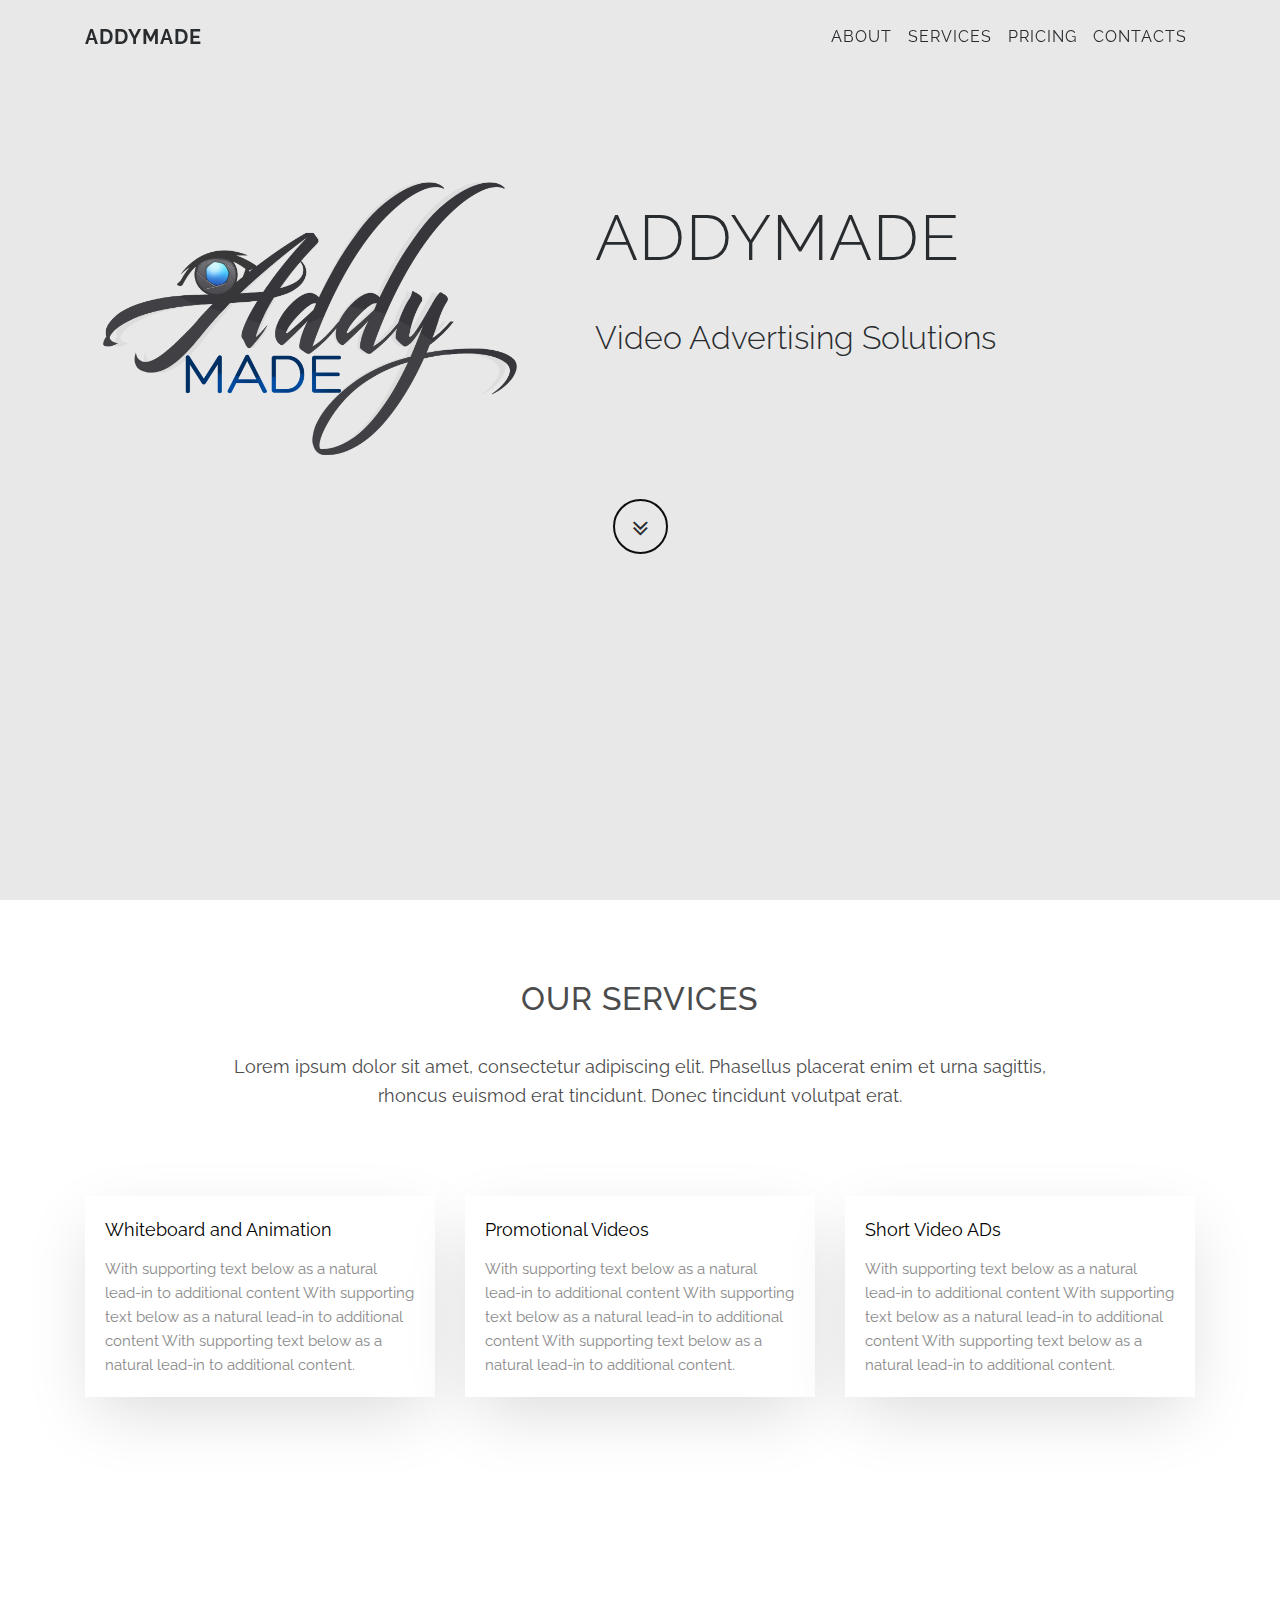
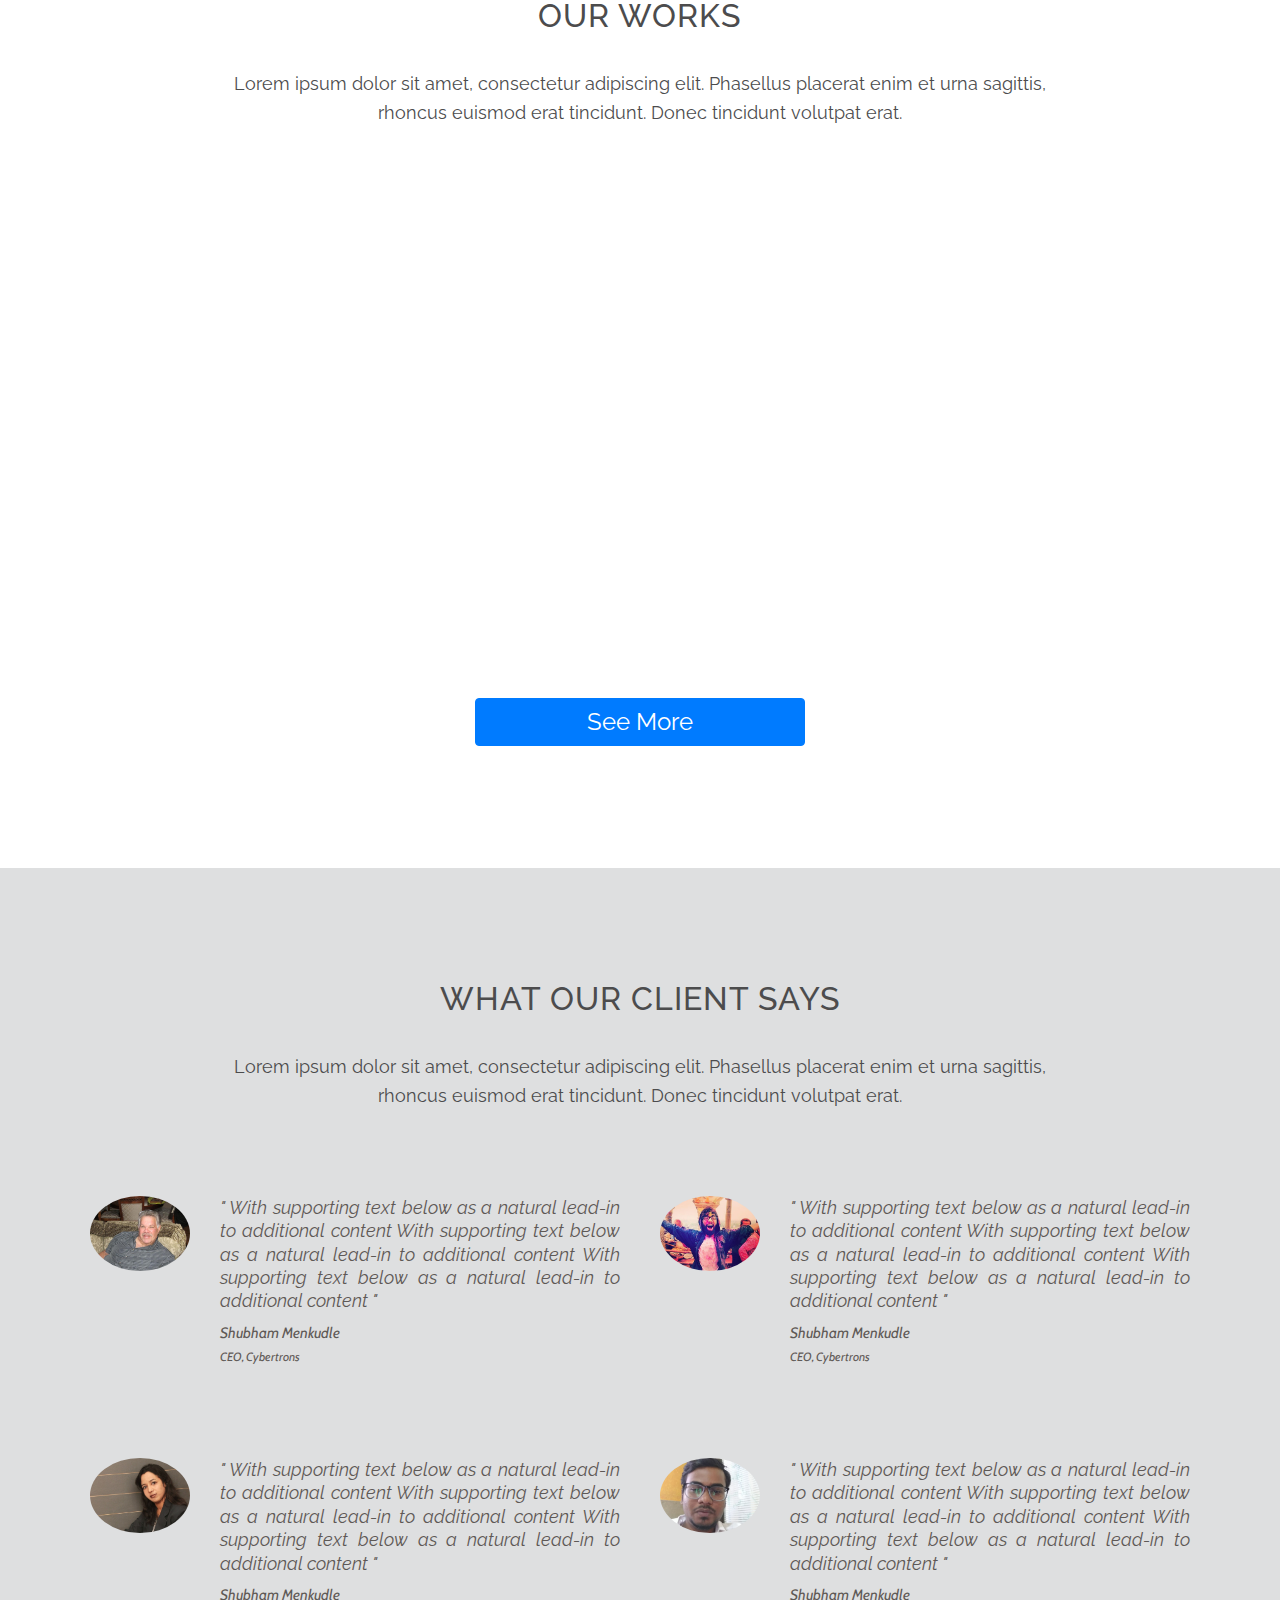
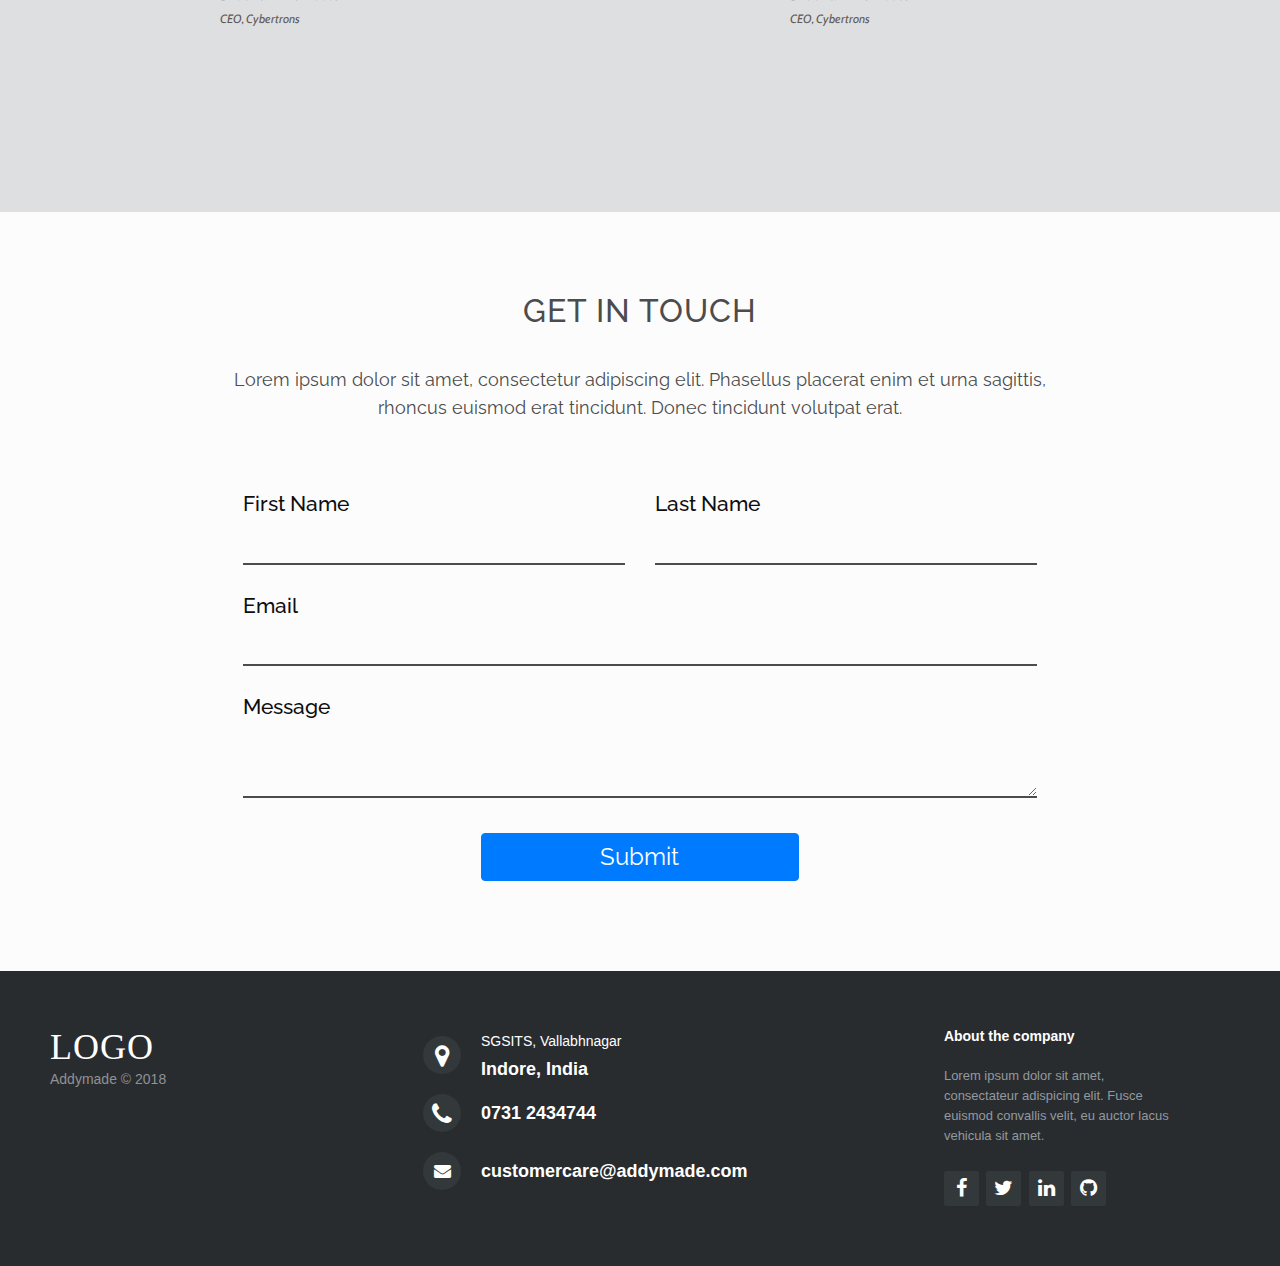
<file: Addymade/index.html>
<!DOCTYPE html>
<html lang="en">

  <head>

    <meta charset="utf-8">
    <meta name="viewport" content="width=device-width, initial-scale=1, shrink-to-fit=no">
    <meta name="description" content="">
    <meta name="author" content="SM">

    <title>ADDYMADE</title>

    <link href="vendor/bootstrap/css/bootstrap.min.css" rel="stylesheet">

    <link href="vendor/font-awesome/css/font-awesome.min.css" rel="stylesheet" type="text/css">
	  <link href="https://fonts.googleapis.com/css?family=Raleway:100,300,400,700" rel="stylesheet">
    <link href='https://fonts.googleapis.com/css?family=Cabin:700' rel='stylesheet' type='text/css'>
    <link href="css/style.css" rel="stylesheet">

  </head>

  <body id="page-top">

    <!-- Navigation -->
    <nav class="navbar navbar-expand-lg navbar-light fixed-top" id="mainNav">
      <div class="container">
        <a class="navbar-brand js-scroll-trigger" href="#page-top">ADDYMADE</a>
        <button class="navbar-toggler navbar-toggler-right" type="button" data-toggle="collapse" data-target="#navbarResponsive" aria-controls="navbarResponsive" aria-expanded="false" aria-label="Toggle navigation">
          <i class="fa fa-bars"></i>
        </button>
        <div class="collapse navbar-collapse" id="navbarResponsive">
          <ul class="navbar-nav ml-auto">
            <li class="nav-item">
              <a class="nav-link js-scroll-trigger" href="#about">About</a>
            </li>
            <li class="nav-item">
              <a class="nav-link js-scroll-trigger" href="#services">Services</a>
            </li>
            <li class="nav-item">
              <a class="nav-link js-scroll-trigger" href="#contact">Pricing</a>
            </li>
            <li class="nav-item">
              <a class="nav-link js-scroll-trigger" href="#contact">Contacts</a>
            </li>
          </ul>
        </div>
      </div>
    </nav>

    <!-- Intro Header -->
    <header class="masthead">
        <div class="container">
          <div class="row AM-Mast">
            <div class="col-sm-5 text-center header-img">
              <img class="img-responsive mast-logo" src="img/addymade_logo_2.png" alt="Addymade_Logo">
            </div>
            <div class="col-sm-7 mast-text">
              <h1>ADDYMADE</h1>
              <p>Video Advertising Solutions</p>
            </div>
          </div>

          <div class="col-lg-8 mx-auto">
              <a href="#AM-services" class="btn btn-circle js-scroll-trigger">
                  <i class="fa fa-angle-double-down animated"></i>
                </a>
          </div>
          
          
          <!-- <div class="row">
            <div class="col-lg-8 mx-auto">
              <h1 class="brand-heading">ADDYMADE</h1>
              <p class="intro-text">Videa Advertisement Solutions
                <br>WE ARE EXPERTS</p>
                <a href="#AM-services" class="btn btn-circle js-scroll-trigger">
                    <i class="fa fa-angle-double-down animated"></i>
                  </a>
            </div>
          </div> -->
        </div>
    </header>

    <div class="AM-services AM-section" id="AM-services">
        <div class="AM-heading">
          <div class="row">
            <div class="offset-md-2 col-md-8">
              <h2>Our Services</h2>
              <p>Lorem ipsum dolor sit amet, consectetur adipiscing elit. Phasellus placerat enim et urna sagittis, rhoncus euismod erat tincidunt. Donec tincidunt volutpat erat.</p>
            </div>
          </div>
        </div>
        <div class="container">
          <div class="row service-cards">
              <div class="col-sm-4">
                  <div class="card s-card">
                    <div class="card-body">
                      <p class="card-title">Whiteboard and Animation</p>
                      <p class="card-text">With supporting text below as a natural lead-in to additional content With supporting text below as a natural lead-in to additional content With supporting text below as a natural lead-in to additional content.</p>
                    </div>
                  </div>
                </div>
              <div class="col-sm-4">
                <div class="card s-card">
                  <div class="card-body">
                    <p class="card-title">Promotional Videos</p>
                    <p class="card-text">With supporting text below as a natural lead-in to additional content With supporting text below as a natural lead-in to additional content With supporting text below as a natural lead-in to additional content.</p>
                  </div>
                </div>
              </div>
              <div class="col-sm-4">
                <div class="card s-card">
                  <div class="card-body">
                    <p class="card-title">Short Video ADs</p>
                    <p class="card-text">With supporting text below as a natural lead-in to additional content With supporting text below as a natural lead-in to additional content With supporting text below as a natural lead-in to additional content.</p>
                  </div>
                </div>
              </div>
            </div>
        </div>
    </div>    
    <!-- END .AM-services -->


    <div class="AM-services AM-section">
        <div class="AM-heading">
          <div class="row">
            <div class="offset-md-2 col-md-8">
              <h2>Our Works</h2>
              <p>Lorem ipsum dolor sit amet, consectetur adipiscing elit. Phasellus placerat enim et urna sagittis, rhoncus euismod erat tincidunt. Donec tincidunt volutpat erat.</p>
            </div>
          </div>
        </div>
        <div class="offset-md-2 col-md-8">
          <div class="embed-responsive embed-responsive-16by9">
              <iframe class="embed-responsive-item" src="https://www.youtube.com/embed/z9Ul9ccDOqE"></iframe>
          </div>
          <div class="col-md-12 text-center see-more">
            <button type='submit' class="btn btn-primary text-center btn-submit ">See More</button>
        </div>
        </div>
    </div>
    
    
    <div class="AM-testimonial AM-section">
        <div class="AM-heading">
          <div class="row">
            <div class="offset-md-2 col-md-8">
              <h2>What our Client Says</h2>
              <p>Lorem ipsum dolor sit amet, consectetur adipiscing elit. Phasellus placerat enim et urna sagittis, rhoncus euismod erat tincidunt. Donec tincidunt volutpat erat.</p>
            </div>
          </div>
        </div>
        <div class="container">
          <div class="row">
              <div class="col-sm-6">
                  <div class="card">
                    <div class="card-body">
                      <div class="testimony img-left">
                        <div class="testimony-img"><img src="img/testimonials/steve2.jpg" alt="Shubham Menkudle"></div>
                        <div class="testimony-text-wrapper">
                          <p class="card-text testimony-text">" With supporting text below as a natural lead-in to additional content With supporting text below as a natural lead-in to additional content With supporting text below as a natural lead-in to additional content "</p>
                          <p class="card-title testimony-name">Shubham Menkudle</p>
                          <p class="card-title testimony-info">CEO, Cybertrons</p>
                        </div>
                      </div>
                    </div>
                  </div>
                </div>
                <div class="col-sm-6">
                    <div class="card">
                      <div class="card-body">
                        <div class="testimony img-left">
                          <div class="testimony-img"><img src="img/testimonials/amal2.jpg" alt="Shubham Menkudle"></div>
                          <div class="testimony-text-wrapper">
                            <p class="card-text testimony-text">" With supporting text below as a natural lead-in to additional content With supporting text below as a natural lead-in to additional content With supporting text below as a natural lead-in to additional content "</p>
                            <p class="card-title testimony-name">Shubham Menkudle</p>
                            <p class="card-title testimony-info">CEO, Cybertrons</p>
                          </div>
                        </div>
                      </div>
                    </div>
                  </div>
            </div>
            <div class="row">
                <div class="col-sm-6">
                    <div class="card">
                      <div class="card-body">
                        <div class="testimony img-left">
                          <div class="testimony-img"><img src="img/testimonials/surbhi2.jpg" alt="Shubham Menkudle"></div>
                          <div class="testimony-text-wrapper">
                            <p class="card-text testimony-text">" With supporting text below as a natural lead-in to additional content With supporting text below as a natural lead-in to additional content With supporting text below as a natural lead-in to additional content "</p>
                            <p class="card-title testimony-name">Shubham Menkudle</p>
                            <p class="card-title testimony-info">CEO, Cybertrons</p>
                          </div>
                        </div>
                      </div>
                    </div>
                  </div>
                  <div class="col-sm-6">
                      <div class="card">
                        <div class="card-body">
                          <div class="testimony img-left">
                            <div class="testimony-img"><img src="img/testimonials/sanjay.jpeg" alt="Shubham Menkudle"></div>
                            <div class="testimony-text-wrapper">
                              <p class="card-text testimony-text">" With supporting text below as a natural lead-in to additional content With supporting text below as a natural lead-in to additional content With supporting text below as a natural lead-in to additional content "</p>
                              <p class="card-title testimony-name">Shubham Menkudle</p>
                              <p class="card-title testimony-info">CEO, Cybertrons</p>
                            </div>
                          </div>
                        </div>
                      </div>
                    </div>
            </div>
        </div>
    </div>


    <div class="AM-Contact AM-section">
      <div class="AM-heading">
        <div class="row">
          <div class="offset-md-2 col-md-8">
            <h2>Get In Touch</h2>
            <p>Lorem ipsum dolor sit amet, consectetur adipiscing elit. Phasellus placerat enim et urna sagittis, rhoncus euismod erat tincidunt. Donec tincidunt volutpat erat.</p>
          </div>
        </div>
      </div>
      <div class="offset-md-2 col-md-8">
        <div class="contact-form">
            <form id='application'>
                <div class="row">
                  <div class="col-md-6">
                      <label>First Name</label>
                      <input class="form-input" type="text" name='fname' required>
                  </div>
                  <div class="col-md-6">
                      <label>Last Name</label>
                      <input class="form-input" type="text" name="lname" required>
                  </div>
                </div>
                <div class="col-md-12 ">
                    <label>Email</label>
                    <input class="form-input" type="email" name="email" required>
                </div>
                <div class="col-md-12 ">
                    <label>Message</label>
                    <textarea class="form-input " rows="2 " name="Message" required></textarea>
                </div>
                <div class="col-md-12 text-center ">
                    <button type='submit' class="btn btn-primary text-center btn-submit ">Submit</button>
                </div>
            </form>

        </div>
    </div>  
  </div>
  <footer class="AM-footer">

    <div class="footer-left">
      <h3>logo</h3>
      <p class="footer-company-name">Addymade &copy; 2018</p>
    </div>

    <div class="footer-center">

      <div>
        <i class="fa fa-map-marker"></i>
        <p><span>SGSITS, Vallabhnagar</span> Indore, India</p>
      </div>

      <div>
        <i class="fa fa-phone"></i>
        <p>0731 2434744</p>
      </div>

      <div>
        <i class="fa fa-envelope"></i>
        <p><a href="mailto:support@company.com">customercare@addymade.com</a></p>
      </div>

    </div>

    <div class="footer-right">

      <p class="footer-company-about">
        <span>About the company</span>
        Lorem ipsum dolor sit amet, consectateur adispicing elit. Fusce euismod convallis velit, eu auctor lacus vehicula sit amet.
      </p>

      <div class="footer-icons">

        <a href="#"><i class="fa fa-facebook"></i></a>
        <a href="#"><i class="fa fa-twitter"></i></a>
        <a href="#"><i class="fa fa-linkedin"></i></a>
        <a href="#"><i class="fa fa-github"></i></a>

      </div>

    </div>

  </footer>

    <script src="vendor/jquery/jquery.min.js"></script>
    <script src="vendor/bootstrap/js/bootstrap.bundle.min.js"></script>
    <script src="vendor/jquery-easing/jquery.easing.min.js"></script>
    <script src="js/custom.min.js"></script>

  </body>

</html>
</file>
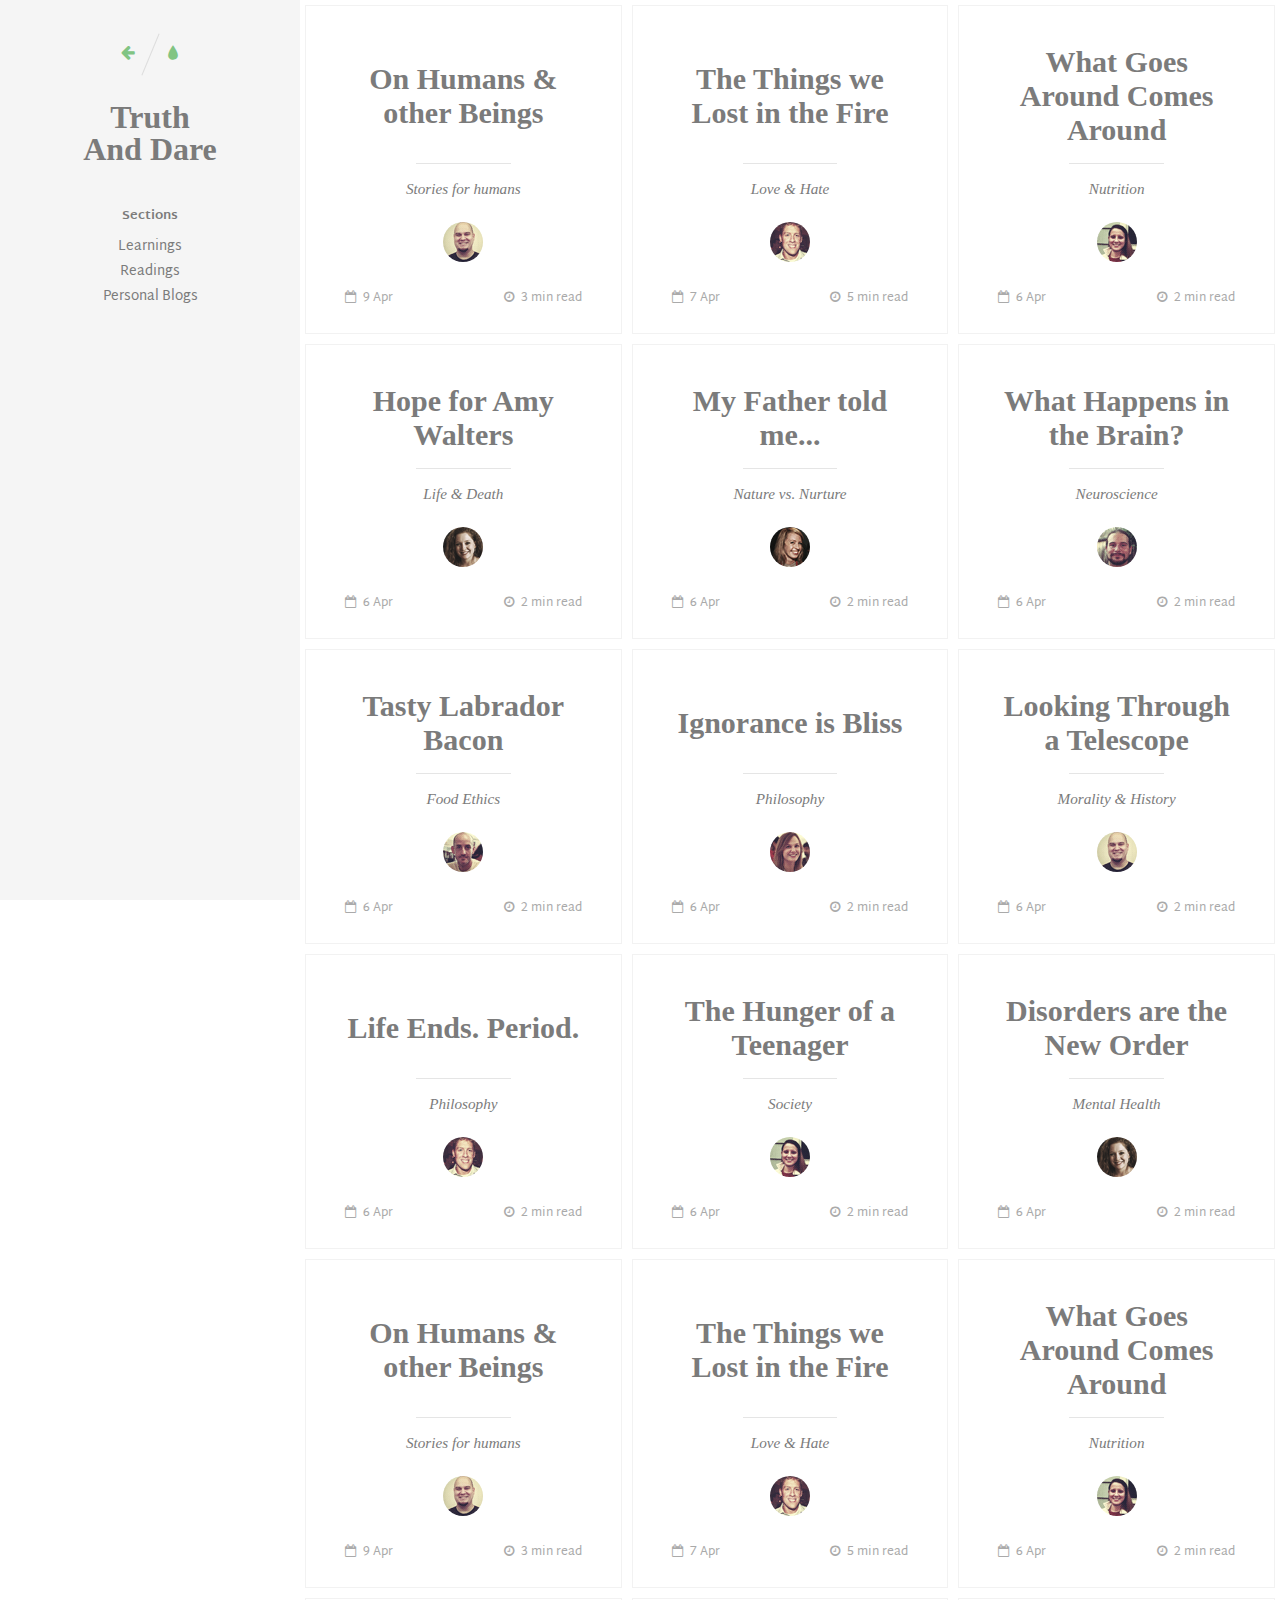
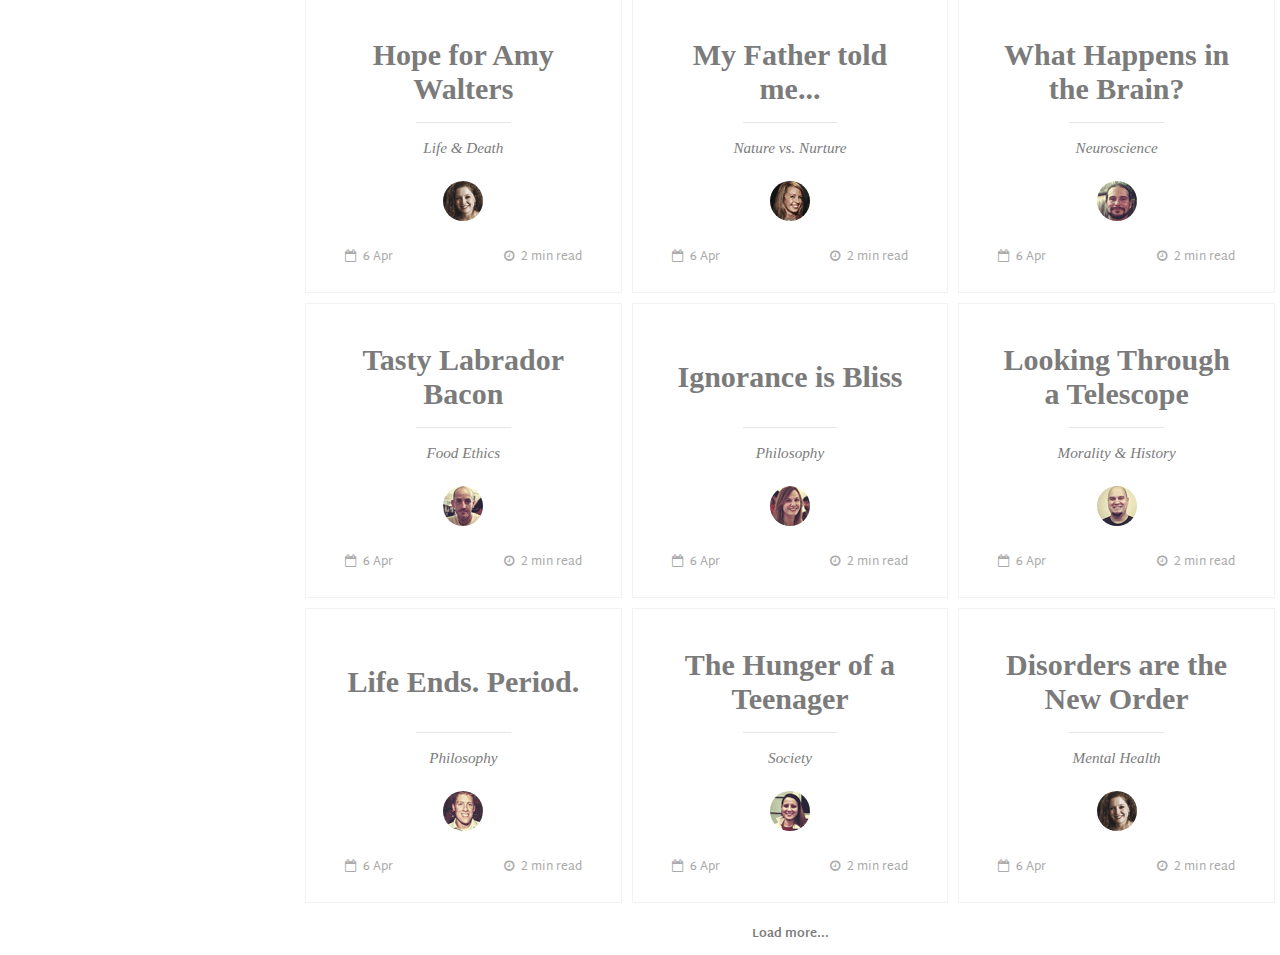
<file: blog/index.html>
<!DOCTYPE html>
<html lang="en" class="no-js">
	<head>
		<meta charset="UTF-8" />
		<meta http-equiv="X-UA-Compatible" content="IE=edge">
		<meta name="viewport" content="width=device-width, initial-scale=1">
		<title>Grid Item Animation Layout - Demo 1</title>
		<meta name="description" content="A responsive, magazine-like website layout with a grid item animation effect when opening the content" />
		<meta name="keywords" content="grid, layout, effect, animated, responsive, magazine, template, web design" />
		<meta name="author" content="Codrops" />
		<link rel="shortcut icon" href="../favicon.ico">
		<link rel="stylesheet" type="text/css" href="css/normalize.css" />
		<link rel="stylesheet" type="text/css" href="fonts/font-awesome-4.3.0/css/font-awesome.min.css" />
		<link rel="stylesheet" type="text/css" href="css/style1.css" />
		<script src="js/modernizr.custom.js"></script>
	</head>
	<body>
		<div class="container">
			<button id="menu-toggle" class="menu-toggle"><span>Menu</span></button>
			<div id="theSidebar" class="sidebar">
				<button class="close-button fa fa-fw fa-close"></button>
				<div class="codrops-links">
					<a class="codrops-icon codrops-icon--prev" href="https://menkudle.github.io/" title="Home Page"><span>Home Page</span></a>
					<a class="codrops-icon codrops-icon--drop" href="#" title="Blog Home"><span>Blog Home</span></a>
				</div>
				<h1><span>Truth<span> And Dare</h1>
				
				<div class="related">
					<h3>Sections</h3>
					<a href="#">Learnings</a>
					<a href="#">Readings</a>
					<a href="#">Personal Blogs</a>
				</div>
			</div>
			<div id="theGrid" class="main">
				<section class="grid">
					
					<a class="grid__item" href="#">
						<h2 class="title title--preview">On Humans &amp; other Beings</h2>
						<div class="loader"></div>
						<span class="category">Stories for humans</span>
						<div class="meta meta--preview">
							<img class="meta__avatar" src="img/authors/1.png" alt="author01" /> 
							<span class="meta__date"><i class="fa fa-calendar-o"></i> 9 Apr</span>
							<span class="meta__reading-time"><i class="fa fa-clock-o"></i> 3 min read</span>
						</div>
					</a>
					<a class="grid__item" href="#">
						<h2 class="title title--preview">The Things we Lost in the Fire</h2>
						<div class="loader"></div>
						<span class="category">Love &amp; Hate</span>
						<div class="meta meta--preview">
							<img class="meta__avatar" src="img/authors/2.png" alt="author02" /> 
							<span class="meta__date"><i class="fa fa-calendar-o"></i> 7 Apr</span>
							<span class="meta__reading-time"><i class="fa fa-clock-o"></i> 5 min read</span>
						</div>
					</a>
					<a class="grid__item" href="#">
						<h2 class="title title--preview">What Goes Around Comes Around</h2>
						<div class="loader"></div>
						<span class="category">Nutrition</span>
						<div class="meta meta--preview">
							<img class="meta__avatar" src="img/authors/3.png" alt="author03" /> 
							<span class="meta__date"><i class="fa fa-calendar-o"></i> 6 Apr</span>
							<span class="meta__reading-time"><i class="fa fa-clock-o"></i> 2 min read</span>
						</div>
					</a>
					<a class="grid__item" href="#">
						<h2 class="title title--preview">Hope for Amy Walters</h2>
						<div class="loader"></div>
						<span class="category">Life &amp; Death</span>
						<div class="meta meta--preview">
							<img class="meta__avatar" src="img/authors/4.png" alt="author04" /> 
							<span class="meta__date"><i class="fa fa-calendar-o"></i> 6 Apr</span>
							<span class="meta__reading-time"><i class="fa fa-clock-o"></i> 2 min read</span>
						</div>
					</a>
					<a class="grid__item" href="#">
						<h2 class="title title--preview">My Father told me...</h2>
						<div class="loader"></div>
						<span class="category">Nature vs. Nurture</span>
						<div class="meta meta--preview">
							<img class="meta__avatar" src="img/authors/5.png" alt="author05" /> 
							<span class="meta__date"><i class="fa fa-calendar-o"></i> 6 Apr</span>
							<span class="meta__reading-time"><i class="fa fa-clock-o"></i> 2 min read</span>
						</div>
					</a>
					<a class="grid__item" href="#">
						<h2 class="title title--preview">What Happens in the Brain?</h2>
						<div class="loader"></div>
						<span class="category">Neuroscience</span>
						<div class="meta meta--preview">
							<img class="meta__avatar" src="img/authors/6.png" alt="author06" /> 
							<span class="meta__date"><i class="fa fa-calendar-o"></i> 6 Apr</span>
							<span class="meta__reading-time"><i class="fa fa-clock-o"></i> 2 min read</span>
						</div>
					</a>
					<a class="grid__item" href="#">
						<h2 class="title title--preview">Tasty Labrador Bacon</h2>
						<div class="loader"></div>
						<span class="category">Food Ethics</span>
						<div class="meta meta--preview">
							<img class="meta__avatar" src="img/authors/7.png" alt="author07" /> 
							<span class="meta__date"><i class="fa fa-calendar-o"></i> 6 Apr</span>
							<span class="meta__reading-time"><i class="fa fa-clock-o"></i> 2 min read</span>
						</div>
					</a>
					<a class="grid__item" href="#">
						<h2 class="title title--preview">Ignorance is Bliss</h2>
						<div class="loader"></div>
						<span class="category">Philosophy</span>
						<div class="meta meta--preview">
							<img class="meta__avatar" src="img/authors/8.png" alt="author08" /> 
							<span class="meta__date"><i class="fa fa-calendar-o"></i> 6 Apr</span>
							<span class="meta__reading-time"><i class="fa fa-clock-o"></i> 2 min read</span>
						</div>
					</a>
					<a class="grid__item" href="#">
						<h2 class="title title--preview">Looking Through a Telescope</h2>
						<div class="loader"></div>
						<span class="category">Morality &amp; History</span>
						<div class="meta meta--preview">
							<img class="meta__avatar" src="img/authors/1.png" alt="author01" /> 
							<span class="meta__date"><i class="fa fa-calendar-o"></i> 6 Apr</span>
							<span class="meta__reading-time"><i class="fa fa-clock-o"></i> 2 min read</span>
						</div>
					</a>
					<a class="grid__item" href="#">
						<h2 class="title title--preview">Life Ends. Period.</h2>
						<div class="loader"></div>
						<span class="category">Philosophy</span>
						<div class="meta meta--preview">
							<img class="meta__avatar" src="img/authors/2.png" alt="author02" /> 
							<span class="meta__date"><i class="fa fa-calendar-o"></i> 6 Apr</span>
							<span class="meta__reading-time"><i class="fa fa-clock-o"></i> 2 min read</span>
						</div>
					</a>
					<a class="grid__item" href="#">
						<h2 class="title title--preview">The Hunger of a Teenager</h2>
						<div class="loader"></div>
						<span class="category">Society</span>
						<div class="meta meta--preview">
							<img class="meta__avatar" src="img/authors/3.png" alt="author03" /> 
							<span class="meta__date"><i class="fa fa-calendar-o"></i> 6 Apr</span>
							<span class="meta__reading-time"><i class="fa fa-clock-o"></i> 2 min read</span>
						</div>
					</a>
					<a class="grid__item" href="#">
						<h2 class="title title--preview">Disorders are the New Order</h2>
						<div class="loader"></div>
						<span class="category">Mental Health</span>
						<div class="meta meta--preview">
							<img class="meta__avatar" src="img/authors/4.png" alt="author04" /> 
							<span class="meta__date"><i class="fa fa-calendar-o"></i> 6 Apr</span>
							<span class="meta__reading-time"><i class="fa fa-clock-o"></i> 2 min read</span>
						</div>
					</a>
					<a class="grid__item" href="#">
						<h2 class="title title--preview">On Humans &amp; other Beings</h2>
						<div class="loader"></div>
						<span class="category">Stories for humans</span>
						<div class="meta meta--preview">
							<img class="meta__avatar" src="img/authors/1.png" alt="author01" /> 
							<span class="meta__date"><i class="fa fa-calendar-o"></i> 9 Apr</span>
							<span class="meta__reading-time"><i class="fa fa-clock-o"></i> 3 min read</span>
						</div>
					</a>
					<a class="grid__item" href="#">
						<h2 class="title title--preview">The Things we Lost in the Fire</h2>
						<div class="loader"></div>
						<span class="category">Love &amp; Hate</span>
						<div class="meta meta--preview">
							<img class="meta__avatar" src="img/authors/2.png" alt="author02" /> 
							<span class="meta__date"><i class="fa fa-calendar-o"></i> 7 Apr</span>
							<span class="meta__reading-time"><i class="fa fa-clock-o"></i> 5 min read</span>
						</div>
					</a>
					<a class="grid__item" href="#">
						<h2 class="title title--preview">What Goes Around Comes Around</h2>
						<div class="loader"></div>
						<span class="category">Nutrition</span>
						<div class="meta meta--preview">
							<img class="meta__avatar" src="img/authors/3.png" alt="author03" /> 
							<span class="meta__date"><i class="fa fa-calendar-o"></i> 6 Apr</span>
							<span class="meta__reading-time"><i class="fa fa-clock-o"></i> 2 min read</span>
						</div>
					</a>
					<a class="grid__item" href="#">
						<h2 class="title title--preview">Hope for Amy Walters</h2>
						<div class="loader"></div>
						<span class="category">Life &amp; Death</span>
						<div class="meta meta--preview">
							<img class="meta__avatar" src="img/authors/4.png" alt="author04" /> 
							<span class="meta__date"><i class="fa fa-calendar-o"></i> 6 Apr</span>
							<span class="meta__reading-time"><i class="fa fa-clock-o"></i> 2 min read</span>
						</div>
					</a>
					<a class="grid__item" href="#">
						<h2 class="title title--preview">My Father told me...</h2>
						<div class="loader"></div>
						<span class="category">Nature vs. Nurture</span>
						<div class="meta meta--preview">
							<img class="meta__avatar" src="img/authors/5.png" alt="author05" /> 
							<span class="meta__date"><i class="fa fa-calendar-o"></i> 6 Apr</span>
							<span class="meta__reading-time"><i class="fa fa-clock-o"></i> 2 min read</span>
						</div>
					</a>
					<a class="grid__item" href="#">
						<h2 class="title title--preview">What Happens in the Brain?</h2>
						<div class="loader"></div>
						<span class="category">Neuroscience</span>
						<div class="meta meta--preview">
							<img class="meta__avatar" src="img/authors/6.png" alt="author06" /> 
							<span class="meta__date"><i class="fa fa-calendar-o"></i> 6 Apr</span>
							<span class="meta__reading-time"><i class="fa fa-clock-o"></i> 2 min read</span>
						</div>
					</a>
					<a class="grid__item" href="#">
						<h2 class="title title--preview">Tasty Labrador Bacon</h2>
						<div class="loader"></div>
						<span class="category">Food Ethics</span>
						<div class="meta meta--preview">
							<img class="meta__avatar" src="img/authors/7.png" alt="author07" /> 
							<span class="meta__date"><i class="fa fa-calendar-o"></i> 6 Apr</span>
							<span class="meta__reading-time"><i class="fa fa-clock-o"></i> 2 min read</span>
						</div>
					</a>
					<a class="grid__item" href="#">
						<h2 class="title title--preview">Ignorance is Bliss</h2>
						<div class="loader"></div>
						<span class="category">Philosophy</span>
						<div class="meta meta--preview">
							<img class="meta__avatar" src="img/authors/8.png" alt="author08" /> 
							<span class="meta__date"><i class="fa fa-calendar-o"></i> 6 Apr</span>
							<span class="meta__reading-time"><i class="fa fa-clock-o"></i> 2 min read</span>
						</div>
					</a>
					<a class="grid__item" href="#">
						<h2 class="title title--preview">Looking Through a Telescope</h2>
						<div class="loader"></div>
						<span class="category">Morality &amp; History</span>
						<div class="meta meta--preview">
							<img class="meta__avatar" src="img/authors/1.png" alt="author01" /> 
							<span class="meta__date"><i class="fa fa-calendar-o"></i> 6 Apr</span>
							<span class="meta__reading-time"><i class="fa fa-clock-o"></i> 2 min read</span>
						</div>
					</a>
					<a class="grid__item" href="#">
						<h2 class="title title--preview">Life Ends. Period.</h2>
						<div class="loader"></div>
						<span class="category">Philosophy</span>
						<div class="meta meta--preview">
							<img class="meta__avatar" src="img/authors/2.png" alt="author02" /> 
							<span class="meta__date"><i class="fa fa-calendar-o"></i> 6 Apr</span>
							<span class="meta__reading-time"><i class="fa fa-clock-o"></i> 2 min read</span>
						</div>
					</a>
					<a class="grid__item" href="#">
						<h2 class="title title--preview">The Hunger of a Teenager</h2>
						<div class="loader"></div>
						<span class="category">Society</span>
						<div class="meta meta--preview">
							<img class="meta__avatar" src="img/authors/3.png" alt="author03" /> 
							<span class="meta__date"><i class="fa fa-calendar-o"></i> 6 Apr</span>
							<span class="meta__reading-time"><i class="fa fa-clock-o"></i> 2 min read</span>
						</div>
					</a>
					<a class="grid__item" href="#">
						<h2 class="title title--preview">Disorders are the New Order</h2>
						<div class="loader"></div>
						<span class="category">Mental Health</span>
						<div class="meta meta--preview">
							<img class="meta__avatar" src="img/authors/4.png" alt="author04" /> 
							<span class="meta__date"><i class="fa fa-calendar-o"></i> 6 Apr</span>
							<span class="meta__reading-time"><i class="fa fa-clock-o"></i> 2 min read</span>
						</div>
					</a>
					<footer class="page-meta">
						<span>Load more...</span>
					</footer>
				</section>
				<section class="content">
					<div class="scroll-wrap">
						<article class="content__item">
							<span class="category category--full">Stories for humans</span>
							<h2 class="title title--full">On Humans &amp; other Beings</h2>
							<div class="meta meta--full">
								<img class="meta__avatar" src="img/authors/1.png" alt="author01" />
								<span class="meta__author">Matthew Walters</span>
								<span class="meta__date"><i class="fa fa-calendar-o"></i> 9 Apr</span>
								<span class="meta__reading-time"><i class="fa fa-clock-o"></i> 3 min read</span>
							</div>
							<p>I am fully aware of the shortcomings in these essays. I shall not touch upon those which are characteristic of first efforts at investigation. The others, however, demand a word of explanation.</p>
							<p>The four essays which are here collected will be of interest to a wide circle of educated people, but they can only be thoroughly understood and judged by those who are really acquainted with psychoanalysis as such. It is hoped that they may serve as a bond between students of ethnology, philology, folklore and of the allied sciences, and psychoanalysts; they cannot, however, supply both groups the entire requisites for such co-operation. They will not furnish the former with sufficient insight into the new psychological technique, nor will the psychoanalysts acquire through them an adequate command over the material to be elaborated. Both groups will have to content themselves with whatever attention they can stimulate here and there and with the hope that frequent meetings between them will not remain unproductive for science.</p>
							<p>The two principal themes, totem and taboo, which give the name to this small book are not treated alike here. The problem of taboo is presented more exhaustively, and the effort to solve it is approached with perfect confidence. The investigation of totemism may be modestly expressed as: “This is all that psychoanalytic study can contribute at present to the elucidation of the problem of totemism.” This difference in the treatment of the two subjects is due to the fact that taboo still exists in our midst. To be sure, it is negatively conceived and directed to different contents, but according to its psychological nature, it is still nothing else than Kant’s ‘Categorical Imperative’, which tends to act compulsively and rejects all conscious motivations. On the other hand, totemism is a religio-social institution which is alien to our present feelings; it has long been abandoned and replaced by new forms. In the religions, morals, and customs of the civilized races of to-day it has left only slight traces, and even among those races where it is still retained, it has had to undergo great changes. The social and material progress of the history of mankind could obviously change taboo much less than totemism.</p>
							<p>If I judge my readers’ impressions correctly, I dare say that after hearing all that was said about taboo they are far from knowing what to understand by it and where to store it in their minds. This is surely due to the insufficient information I have given and to the omission of all discussions concerning the relation of taboo to superstition, to belief in the soul, and to religion. On the other hand I fear that a more detailed description of what is known about taboo would be still more confusing; I can therefore assure the reader that the state of affairs is really far from clear. We may say, however, that we deal with a series of restrictions which these primitive races impose upon themselves; this and that is forbidden without any apparent reason; nor does it occur to them to question this matter, for they subject themselves to these restrictions as a matter of course and are convinced that any transgression will be punished automatically in the most severe manner. There are reliable reports that innocent transgressions of such prohibitions have actually been punished automatically. For instance, the innocent offender who had eaten from a forbidden animal became deeply depressed, expected his death and then actually died. The prohibitions mostly concern matters which are capable of enjoyment such as freedom of movement and unrestrained intercourse; in some cases they appear very ingenious, evidently representing abstinences and renunciations; in other cases their content is quite incomprehensible, they seem to concern themselves with trifles and give the impression of ceremonials. Something like a theory seems to underlie all these prohibitions, it seems as if these prohibitions are necessary because some persons and objects possess a dangerous power which is transmitted by contact with the object so charged, almost like a contagion. The quantity of this dangerous property is also taken into consideration. Some persons or things have more of it than others and the danger is precisely in accordance with the charge. The most peculiar part of it is that any one who has violated such a prohibition assumes the nature of the forbidden object as if he had absorbed the whole dangerous charge. This power is inherent in all persons who are more or less prominent, such as kings, priests and the newly born, in all exceptional physical states such as menstruation, puberty and birth, in everything sinister like illness and death and in everything connected with these conditions by virtue of contagion or dissemination.</p>
							<p>First of all it must be said that it is useless to question savages as to the real motivation of their prohibitions or as to the genesis of taboo. According to our assumption they must be incapable of telling us anything about it since this motivation is ‘unconscious’ to them. But following the model of the compulsive prohibition we shall construct the history of taboo as follows: Taboos are very ancient prohibitions which at one time were forced upon a generation of primitive people from without, that is, they probably were forcibly impressed upon them by an earlier generation. These prohibitions concerned actions for which there existed a strong desire. The prohibitions maintained themselves from generation to generation, perhaps only as the result of a tradition set up by paternal and social authority. But in later generations they have perhaps already become ‘organized’ as a piece of inherited psychic property. Whether there are such ‘innate ideas’ or whether these have brought about the fixation of the taboo by themselves or by co-operating with education no one could decide in the particular case in question. The persistence of taboo teaches, however, one thing, namely, that the original pleasure to do the forbidden still continues among taboo races. They therefore assume an _ambivalent attitude_ toward their taboo prohibitions; in their unconscious they would like nothing better than to transgress them but they are also afraid to do it; they are afraid just because they would like to transgress, and the fear is stronger than the pleasure. But in every individual of the race the desire for it is unconscious, just as in the neurotic.</p> <p>It seems like an obvious contradiction that persons of such perfection of power should themselves require the greatest care to guard them against threatening dangers, but this is not the only contradiction revealed in the treatment of royal persons on the part of savages. These races consider it necessary to watch over their kings to see that they use their powers in the right way; they are by no means sure of their good intentions or of their conscientiousness. A strain of mistrust is mingled with the motivation of the taboo rules for the king. “The idea that early kingdoms are despotisms”, says Frazer[59], “in which the people exist only for the sovereign, is wholly inapplicable to the monarchies we are considering. On the contrary, the sovereign in them exists only for his subjects: his life is only valuable so long as he discharges the duties of his position by ordering the course of nature for his people’s benefit. So soon as he fails to do so, the care, the devotion, the religious homage which they had hitherto lavished on him cease and are changed into hatred and contempt; he is ignominiously dismissed and may be thankful if he escapes with his life. Worshipped as a god one day, he is killed as a criminal the next. But in this changed behaviour of the people there is nothing capricious or inconsistent. On the contrary, their conduct is quite consistent. If their king is their god he is or should be, also their preserver; and if he will not preserve them he must make room for another who will. So long, however, as he answers their expectations, there is no limit to the care which they take of him, and which they compel him to take of himself. A king of this sort lives hedged in by ceremonious etiquette, a network of prohibitions and observances, of which the intention is not to contribute to his dignity, much less to his comfort, but to restrain him from conduct which, by disturbing the harmony of nature, might involve himself, his people, and the universe in one common catastrophe. Far from adding to his comfort, these observances, by trammelling his every act, annihilate his freedom and often render the very life, which it is their object to preserve, a burden and sorrow to him.”</p>
							<p>Excerpts from <a href="http://www.gutenberg.org/ebooks/41214">Totem and Taboo</a> by Sigmund Freud.</p>
						</article>
						<article class="content__item">
							<span class="category category--full">Love &amp; Hate</span>
							<h2 class="title title--full">The Things we Lost in the Fire</h2>
							<div class="meta meta--full">
								<img class="meta__avatar" src="img/authors/2.png" alt="author02" />
								<span class="meta__author">Christian Belverde</span>
								<span class="meta__date"><i class="fa fa-calendar-o"></i> 7 Apr</span>
								<span class="meta__reading-time"><i class="fa fa-clock-o"></i> 5 min read</span>
							</div>
							<p>Faulty psychic actions, dreams and wit are products of the unconscious mental activity, and like neurotic or psychotic manifestations represent efforts at adjustment to one’s environment. </p>
							<p>The slip of the tongue shows that on account of unconscious inhibitions the individual concerned is unable to express his true thoughts; the dream is a distorted or plain expression of those wishes which are prohibited in the waking states, and the witticism, owing to its veiled or indirect way of expression, enables the individual to obtain pleasure from forbidden sources. But whereas dreams, witticisms, and faulty actions give evidences of inner conflicts which the individual overcomes, the neurotic or psychotic symptom is the result of a failure and represents a morbid adjustment.</p>
							<p>The aforementioned psychic formations are therefore nothing but manifestations of the struggle with reality, the constant effort to adjust one’s primitive feelings to the demands of civilization. In spite of all later development the individual retains all his infantile psychic structures. Nothing is lost; the infantile wishes and primitive impulses can always be demonstrated in the grown-up and on occasion can be brought back to the surface. In his dreams the normal person is constantly reviving his childhood, and the neurotic or psychotic individual merges back into a sort of psychic infantilism through his morbid productions. The unconscious mental activity which is made up of repressed infantile material for ever tries to express itself. Whenever the individual finds it impossible to dominate the difficulties of the world of reality there is a regression to the infantile, and psychic disturbances ensue which are conceived as peculiar thoughts and acts. Thus the civilized adult is the result of his childhood or the sum total of his early impressions; psychoanalysis thus confirms the old saying: The child is father to the man.</p>
							<p>It is at this point in the development of psychoanalysis that the paths gradually broadened until they finally culminated in this work. There were many indications that the childhood of the individual showed a marked resemblance to the primitive history or the childhood of races. The knowledge gained from dream analysis and phantasies[7], when applied to the productions of racial phantasies, like myths and fairy tales, seemed to indicate that the first impulse to form myths was due to the same emotional strivings which produced dreams, fancies and symptoms[8]. Further study in this direction has thrown much light on our great cultural institutions, such as religion, morality, law and philosophy, all of which Professor Freud has modestly formulated in this volume and thus initiated a new epoch in the study of racial psychology.</p>
							<p>If I judge my readers’ impressions correctly, I dare say that after hearing all that was said about taboo they are far from knowing what to understand by it and where to store it in their minds. This is surely due to the insufficient information I have given and to the omission of all discussions concerning the relation of taboo to superstition, to belief in the soul, and to religion. On the other hand I fear that a more detailed description of what is known about taboo would be still more confusing; I can therefore assure the reader that the state of affairs is really far from clear. We may say, however, that we deal with a series of restrictions which these primitive races impose upon themselves; this and that is forbidden without any apparent reason; nor does it occur to them to question this matter, for they subject themselves to these restrictions as a matter of course and are convinced that any transgression will be punished automatically in the most severe manner. There are reliable reports that innocent transgressions of such prohibitions have actually been punished automatically. For instance, the innocent offender who had eaten from a forbidden animal became deeply depressed, expected his death and then actually died. The prohibitions mostly concern matters which are capable of enjoyment such as freedom of movement and unrestrained intercourse; in some cases they appear very ingenious, evidently representing abstinences and renunciations; in other cases their content is quite incomprehensible, they seem to concern themselves with trifles and give the impression of ceremonials. Something like a theory seems to underlie all these prohibitions, it seems as if these prohibitions are necessary because some persons and objects possess a dangerous power which is transmitted by contact with the object so charged, almost like a contagion. The quantity of this dangerous property is also taken into consideration. Some persons or things have more of it than others and the danger is precisely in accordance with the charge. The most peculiar part of it is that any one who has violated such a prohibition assumes the nature of the forbidden object as if he had absorbed the whole dangerous charge. This power is inherent in all persons who are more or less prominent, such as kings, priests and the newly born, in all exceptional physical states such as menstruation, puberty and birth, in everything sinister like illness and death and in everything connected with these conditions by virtue of contagion or dissemination.</p>
							<p>First of all it must be said that it is useless to question savages as to the real motivation of their prohibitions or as to the genesis of taboo. According to our assumption they must be incapable of telling us anything about it since this motivation is ‘unconscious’ to them. But following the model of the compulsive prohibition we shall construct the history of taboo as follows: Taboos are very ancient prohibitions which at one time were forced upon a generation of primitive people from without, that is, they probably were forcibly impressed upon them by an earlier generation. These prohibitions concerned actions for which there existed a strong desire. The prohibitions maintained themselves from generation to generation, perhaps only as the result of a tradition set up by paternal and social authority. But in later generations they have perhaps already become ‘organized’ as a piece of inherited psychic property. Whether there are such ‘innate ideas’ or whether these have brought about the fixation of the taboo by themselves or by co-operating with education no one could decide in the particular case in question. The persistence of taboo teaches, however, one thing, namely, that the original pleasure to do the forbidden still continues among taboo races. They therefore assume an _ambivalent attitude_ toward their taboo prohibitions; in their unconscious they would like nothing better than to transgress them but they are also afraid to do it; they are afraid just because they would like to transgress, and the fear is stronger than the pleasure. But in every individual of the race the desire for it is unconscious, just as in the neurotic.</p> <p>It seems like an obvious contradiction that persons of such perfection of power should themselves require the greatest care to guard them against threatening dangers, but this is not the only contradiction revealed in the treatment of royal persons on the part of savages. These races consider it necessary to watch over their kings to see that they use their powers in the right way; they are by no means sure of their good intentions or of their conscientiousness. A strain of mistrust is mingled with the motivation of the taboo rules for the king. “The idea that early kingdoms are despotisms”, says Frazer[59], “in which the people exist only for the sovereign, is wholly inapplicable to the monarchies we are considering. On the contrary, the sovereign in them exists only for his subjects: his life is only valuable so long as he discharges the duties of his position by ordering the course of nature for his people’s benefit. So soon as he fails to do so, the care, the devotion, the religious homage which they had hitherto lavished on him cease and are changed into hatred and contempt; he is ignominiously dismissed and may be thankful if he escapes with his life. Worshipped as a god one day, he is killed as a criminal the next. But in this changed behaviour of the people there is nothing capricious or inconsistent. On the contrary, their conduct is quite consistent. If their king is their god he is or should be, also their preserver; and if he will not preserve them he must make room for another who will. So long, however, as he answers their expectations, there is no limit to the care which they take of him, and which they compel him to take of himself. A king of this sort lives hedged in by ceremonious etiquette, a network of prohibitions and observances, of which the intention is not to contribute to his dignity, much less to his comfort, but to restrain him from conduct which, by disturbing the harmony of nature, might involve himself, his people, and the universe in one common catastrophe. Far from adding to his comfort, these observances, by trammelling his every act, annihilate his freedom and often render the very life, which it is their object to preserve, a burden and sorrow to him.”</p>
							<p>Excerpts from <a href="http://www.gutenberg.org/ebooks/41214">Totem and Taboo</a> by Sigmund Freud.</p>
						</article>
						<article class="content__item">
							<span class="category category--full">Nutrition</span>
							<h2 class="title title--full">What Goes Around Comes Around</h2>
							<div class="meta meta--full">
								<img class="meta__avatar" src="img/authors/3.png" alt="author03" />
								<span class="meta__author">Carol Freeman</span>
								<span class="meta__date"><i class="fa fa-calendar-o"></i> 6 Apr</span>
								<span class="meta__reading-time"><i class="fa fa-clock-o"></i> 2 min read</span>
							</div>
							<p>Primitive man is known to us by the stages of development through which he has passed: that is, through the inanimate monuments and implements which he has left behind for us, through our knowledge of his art, his religion and his attitude towards life, which we have received either directly or through the medium of legends, myths and fairy tales; and through the remnants of his ways of thinking that survive in our own manners and customs. </p>
							<p>Moreover, in a certain sense he is still our contemporary: there are people whom we still consider more closely related to primitive man than to ourselves, in whom we therefore recognize the direct descendants and representatives of earlier man. We can thus judge the so-called savage and semi-savage races; their psychic life assumes a peculiar interest for us, for we can recognize in their psychic life a well-preserved, early stage of our own development.
							</p>
							<p>The aborigines of Australia are looked upon as a peculiar race which shows neither physical nor linguistic relationship with its nearest neighbours, the Melanesian, Polynesian and Malayan races. They do not build houses or permanent huts; they do not cultivate the soil or keep any domestic animals except dogs; and they do not even know the art of pottery. They live exclusively on the flesh of all sorts of animals which they kill in the chase, and on the roots which they dig. Kings or chieftains are unknown among them, and all communal affairs are decided by the elders in assembly. It is quite doubtful whether they evince any traces of religion in the form of worship of higher beings. The tribes living in the interior who have to contend with the greatest vicissitudes of life owing to a scarcity of water, seem in every way more primitive than those who live near the coast.</p>
							<p>If I judge my readers’ impressions correctly, I dare say that after hearing all that was said about taboo they are far from knowing what to understand by it and where to store it in their minds. This is surely due to the insufficient information I have given and to the omission of all discussions concerning the relation of taboo to superstition, to belief in the soul, and to religion. On the other hand I fear that a more detailed description of what is known about taboo would be still more confusing; I can therefore assure the reader that the state of affairs is really far from clear. We may say, however, that we deal with a series of restrictions which these primitive races impose upon themselves; this and that is forbidden without any apparent reason; nor does it occur to them to question this matter, for they subject themselves to these restrictions as a matter of course and are convinced that any transgression will be punished automatically in the most severe manner. There are reliable reports that innocent transgressions of such prohibitions have actually been punished automatically. For instance, the innocent offender who had eaten from a forbidden animal became deeply depressed, expected his death and then actually died. The prohibitions mostly concern matters which are capable of enjoyment such as freedom of movement and unrestrained intercourse; in some cases they appear very ingenious, evidently representing abstinences and renunciations; in other cases their content is quite incomprehensible, they seem to concern themselves with trifles and give the impression of ceremonials. Something like a theory seems to underlie all these prohibitions, it seems as if these prohibitions are necessary because some persons and objects possess a dangerous power which is transmitted by contact with the object so charged, almost like a contagion. The quantity of this dangerous property is also taken into consideration. Some persons or things have more of it than others and the danger is precisely in accordance with the charge. The most peculiar part of it is that any one who has violated such a prohibition assumes the nature of the forbidden object as if he had absorbed the whole dangerous charge. This power is inherent in all persons who are more or less prominent, such as kings, priests and the newly born, in all exceptional physical states such as menstruation, puberty and birth, in everything sinister like illness and death and in everything connected with these conditions by virtue of contagion or dissemination.</p>
							<p>First of all it must be said that it is useless to question savages as to the real motivation of their prohibitions or as to the genesis of taboo. According to our assumption they must be incapable of telling us anything about it since this motivation is ‘unconscious’ to them. But following the model of the compulsive prohibition we shall construct the history of taboo as follows: Taboos are very ancient prohibitions which at one time were forced upon a generation of primitive people from without, that is, they probably were forcibly impressed upon them by an earlier generation. These prohibitions concerned actions for which there existed a strong desire. The prohibitions maintained themselves from generation to generation, perhaps only as the result of a tradition set up by paternal and social authority. But in later generations they have perhaps already become ‘organized’ as a piece of inherited psychic property. Whether there are such ‘innate ideas’ or whether these have brought about the fixation of the taboo by themselves or by co-operating with education no one could decide in the particular case in question. The persistence of taboo teaches, however, one thing, namely, that the original pleasure to do the forbidden still continues among taboo races. They therefore assume an _ambivalent attitude_ toward their taboo prohibitions; in their unconscious they would like nothing better than to transgress them but they are also afraid to do it; they are afraid just because they would like to transgress, and the fear is stronger than the pleasure. But in every individual of the race the desire for it is unconscious, just as in the neurotic.</p> <p>It seems like an obvious contradiction that persons of such perfection of power should themselves require the greatest care to guard them against threatening dangers, but this is not the only contradiction revealed in the treatment of royal persons on the part of savages. These races consider it necessary to watch over their kings to see that they use their powers in the right way; they are by no means sure of their good intentions or of their conscientiousness. A strain of mistrust is mingled with the motivation of the taboo rules for the king. “The idea that early kingdoms are despotisms”, says Frazer[59], “in which the people exist only for the sovereign, is wholly inapplicable to the monarchies we are considering. On the contrary, the sovereign in them exists only for his subjects: his life is only valuable so long as he discharges the duties of his position by ordering the course of nature for his people’s benefit. So soon as he fails to do so, the care, the devotion, the religious homage which they had hitherto lavished on him cease and are changed into hatred and contempt; he is ignominiously dismissed and may be thankful if he escapes with his life. Worshipped as a god one day, he is killed as a criminal the next. But in this changed behaviour of the people there is nothing capricious or inconsistent. On the contrary, their conduct is quite consistent. If their king is their god he is or should be, also their preserver; and if he will not preserve them he must make room for another who will. So long, however, as he answers their expectations, there is no limit to the care which they take of him, and which they compel him to take of himself. A king of this sort lives hedged in by ceremonious etiquette, a network of prohibitions and observances, of which the intention is not to contribute to his dignity, much less to his comfort, but to restrain him from conduct which, by disturbing the harmony of nature, might involve himself, his people, and the universe in one common catastrophe. Far from adding to his comfort, these observances, by trammelling his every act, annihilate his freedom and often render the very life, which it is their object to preserve, a burden and sorrow to him.”</p>
							<p>Excerpts from <a href="http://www.gutenberg.org/ebooks/41214">Totem and Taboo</a> by Sigmund Freud.</p>
						</article>
						<article class="content__item">
							<span class="category category--full">Life &amp; Death</span>
							<h2 class="title title--full">Hope for Amy Walters</h2>
							<div class="meta meta--full">
								<img class="meta__avatar" src="img/authors/4.png" alt="author04" />
								<span class="meta__author">Sandra Paulson</span>
								<span class="meta__date"><i class="fa fa-calendar-o"></i> 6 Apr</span>
								<span class="meta__reading-time"><i class="fa fa-clock-o"></i> 2 min read</span>
							</div>
							<p>In contrast to this, our discussion readily shows that the double meaning in question belonged to the word taboo from the very beginning and that it serves to designate a definite ambivalence as well as everything which has come into existence on the basis of this ambivalence. </p>
							<p>Taboo is itself an ambivalent word and by way of supplement we may add that the established meaning of this word might of itself have allowed us to guess what we have found as the result of extensive investigation, namely, that the taboo prohibition is to be explained as the result of an emotional ambivalence. A study of the oldest languages has taught us that at one time there were many such words which included their own contrasts so that they were in a certain sense ambivalent, though perhaps not exactly in the same sense as the word taboo[88]. Slight vocal modifications of this primitive word containing two opposite meanings later served to create a separate linguistic expression for the two opposites originally united in one word.</p>
							<p>The word taboo has had a different fate; with the diminished importance of the ambivalence which it connotes it has itself disappeared, or rather, the words analogous to it have vanished from the vocabulary. In a later connection I hope to be able to show that a tangible historic change is probably concealed behind the fate of this conception; that the word at first was associated with definite human relations which were characterized by great emotional ambivalence from which it expanded to other analogous relations.</p>
							<p>Unless we are mistaken, the understanding of taboo also throws light upon the nature and origin of _conscience_. Without stretching ideas we can speak of a taboo conscience and a taboo sense of guilt after the violation of a taboo. Taboo conscience is probably the oldest form in which we meet the phenomenon of conscience.</p>
							<p>If I judge my readers’ impressions correctly, I dare say that after hearing all that was said about taboo they are far from knowing what to understand by it and where to store it in their minds. This is surely due to the insufficient information I have given and to the omission of all discussions concerning the relation of taboo to superstition, to belief in the soul, and to religion. On the other hand I fear that a more detailed description of what is known about taboo would be still more confusing; I can therefore assure the reader that the state of affairs is really far from clear. We may say, however, that we deal with a series of restrictions which these primitive races impose upon themselves; this and that is forbidden without any apparent reason; nor does it occur to them to question this matter, for they subject themselves to these restrictions as a matter of course and are convinced that any transgression will be punished automatically in the most severe manner. There are reliable reports that innocent transgressions of such prohibitions have actually been punished automatically. For instance, the innocent offender who had eaten from a forbidden animal became deeply depressed, expected his death and then actually died. The prohibitions mostly concern matters which are capable of enjoyment such as freedom of movement and unrestrained intercourse; in some cases they appear very ingenious, evidently representing abstinences and renunciations; in other cases their content is quite incomprehensible, they seem to concern themselves with trifles and give the impression of ceremonials. Something like a theory seems to underlie all these prohibitions, it seems as if these prohibitions are necessary because some persons and objects possess a dangerous power which is transmitted by contact with the object so charged, almost like a contagion. The quantity of this dangerous property is also taken into consideration. Some persons or things have more of it than others and the danger is precisely in accordance with the charge. The most peculiar part of it is that any one who has violated such a prohibition assumes the nature of the forbidden object as if he had absorbed the whole dangerous charge. This power is inherent in all persons who are more or less prominent, such as kings, priests and the newly born, in all exceptional physical states such as menstruation, puberty and birth, in everything sinister like illness and death and in everything connected with these conditions by virtue of contagion or dissemination.</p>
							<p>First of all it must be said that it is useless to question savages as to the real motivation of their prohibitions or as to the genesis of taboo. According to our assumption they must be incapable of telling us anything about it since this motivation is ‘unconscious’ to them. But following the model of the compulsive prohibition we shall construct the history of taboo as follows: Taboos are very ancient prohibitions which at one time were forced upon a generation of primitive people from without, that is, they probably were forcibly impressed upon them by an earlier generation. These prohibitions concerned actions for which there existed a strong desire. The prohibitions maintained themselves from generation to generation, perhaps only as the result of a tradition set up by paternal and social authority. But in later generations they have perhaps already become ‘organized’ as a piece of inherited psychic property. Whether there are such ‘innate ideas’ or whether these have brought about the fixation of the taboo by themselves or by co-operating with education no one could decide in the particular case in question. The persistence of taboo teaches, however, one thing, namely, that the original pleasure to do the forbidden still continues among taboo races. They therefore assume an _ambivalent attitude_ toward their taboo prohibitions; in their unconscious they would like nothing better than to transgress them but they are also afraid to do it; they are afraid just because they would like to transgress, and the fear is stronger than the pleasure. But in every individual of the race the desire for it is unconscious, just as in the neurotic.</p> <p>It seems like an obvious contradiction that persons of such perfection of power should themselves require the greatest care to guard them against threatening dangers, but this is not the only contradiction revealed in the treatment of royal persons on the part of savages. These races consider it necessary to watch over their kings to see that they use their powers in the right way; they are by no means sure of their good intentions or of their conscientiousness. A strain of mistrust is mingled with the motivation of the taboo rules for the king. “The idea that early kingdoms are despotisms”, says Frazer[59], “in which the people exist only for the sovereign, is wholly inapplicable to the monarchies we are considering. On the contrary, the sovereign in them exists only for his subjects: his life is only valuable so long as he discharges the duties of his position by ordering the course of nature for his people’s benefit. So soon as he fails to do so, the care, the devotion, the religious homage which they had hitherto lavished on him cease and are changed into hatred and contempt; he is ignominiously dismissed and may be thankful if he escapes with his life. Worshipped as a god one day, he is killed as a criminal the next. But in this changed behaviour of the people there is nothing capricious or inconsistent. On the contrary, their conduct is quite consistent. If their king is their god he is or should be, also their preserver; and if he will not preserve them he must make room for another who will. So long, however, as he answers their expectations, there is no limit to the care which they take of him, and which they compel him to take of himself. A king of this sort lives hedged in by ceremonious etiquette, a network of prohibitions and observances, of which the intention is not to contribute to his dignity, much less to his comfort, but to restrain him from conduct which, by disturbing the harmony of nature, might involve himself, his people, and the universe in one common catastrophe. Far from adding to his comfort, these observances, by trammelling his every act, annihilate his freedom and often render the very life, which it is their object to preserve, a burden and sorrow to him.”</p>
							<p>Excerpts from <a href="http://www.gutenberg.org/ebooks/41214">Totem and Taboo</a> by Sigmund Freud.</p>
						</article>
						<article class="content__item">
							<span class="category category--full">Nature vs. Nurture</span>
							<h2 class="title title--full">My Father told me...</h2>
							<div class="meta meta--full">
								<img class="meta__avatar" src="img/authors/5.png" alt="author05" />
								<span class="meta__author">Leila Nastafi</span>
								<span class="meta__date"><i class="fa fa-calendar-o"></i> 6 Apr</span>
								<span class="meta__reading-time"><i class="fa fa-clock-o"></i> 2 min read</span>
							</div>
							<p>Conscience is the inner perception of objections to definite wish impulses that exist in us; but the emphasis is put upon the fact that this rejection does not have to depend on anything else, that it is sure of itself. </p>
							<p>This becomes even plainer in the case of a guilty conscience, where we become aware of the inner condemnation of such acts which realized some of our definite wish impulses. Confirmation seems superfluous here; whoever has a conscience must feel in himself the justification of the condemnation, and the reproach for the accomplished action. But this same character is evinced by the attitude of savages towards taboo. Taboo is a command of conscience, the violation of which causes a terrible sense of guilt which is as self-evident as its origin is unknown[89].</p>
							<p>It is therefore probable that conscience also originates on the basis of an ambivalent feeling from quite definite human relations which contain this ambivalence.</p>
							<p>It probably originates under conditions which are in force both for taboo and the compulsion neurosis, that is, one component of the two contrasting feelings is unconscious and is kept repressed by the compulsive domination of the other component. This is confirmed by many things which we have learned from our analysis of neurosis. In the first place the character of compulsion neurotics shows a predominant trait of painful conscientiousness which is a symptom of reaction against the temptation which lurks in the unconscious, and which develops into the highest degrees of guilty conscience as their illness grows worse. Indeed, one may venture the assertion that if the origin of guilty conscience could not be discovered through compulsion neurotic patients, there would be no prospect of ever discovering it. This task is successfully solved in the case of the individual neurotic, and we are confident of finding a similar solution in the case of races. </p>
							<p>If I judge my readers’ impressions correctly, I dare say that after hearing all that was said about taboo they are far from knowing what to understand by it and where to store it in their minds. This is surely due to the insufficient information I have given and to the omission of all discussions concerning the relation of taboo to superstition, to belief in the soul, and to religion. On the other hand I fear that a more detailed description of what is known about taboo would be still more confusing; I can therefore assure the reader that the state of affairs is really far from clear. We may say, however, that we deal with a series of restrictions which these primitive races impose upon themselves; this and that is forbidden without any apparent reason; nor does it occur to them to question this matter, for they subject themselves to these restrictions as a matter of course and are convinced that any transgression will be punished automatically in the most severe manner. There are reliable reports that innocent transgressions of such prohibitions have actually been punished automatically. For instance, the innocent offender who had eaten from a forbidden animal became deeply depressed, expected his death and then actually died. The prohibitions mostly concern matters which are capable of enjoyment such as freedom of movement and unrestrained intercourse; in some cases they appear very ingenious, evidently representing abstinences and renunciations; in other cases their content is quite incomprehensible, they seem to concern themselves with trifles and give the impression of ceremonials. Something like a theory seems to underlie all these prohibitions, it seems as if these prohibitions are necessary because some persons and objects possess a dangerous power which is transmitted by contact with the object so charged, almost like a contagion. The quantity of this dangerous property is also taken into consideration. Some persons or things have more of it than others and the danger is precisely in accordance with the charge. The most peculiar part of it is that any one who has violated such a prohibition assumes the nature of the forbidden object as if he had absorbed the whole dangerous charge. This power is inherent in all persons who are more or less prominent, such as kings, priests and the newly born, in all exceptional physical states such as menstruation, puberty and birth, in everything sinister like illness and death and in everything connected with these conditions by virtue of contagion or dissemination.</p>
							<p>First of all it must be said that it is useless to question savages as to the real motivation of their prohibitions or as to the genesis of taboo. According to our assumption they must be incapable of telling us anything about it since this motivation is ‘unconscious’ to them. But following the model of the compulsive prohibition we shall construct the history of taboo as follows: Taboos are very ancient prohibitions which at one time were forced upon a generation of primitive people from without, that is, they probably were forcibly impressed upon them by an earlier generation. These prohibitions concerned actions for which there existed a strong desire. The prohibitions maintained themselves from generation to generation, perhaps only as the result of a tradition set up by paternal and social authority. But in later generations they have perhaps already become ‘organized’ as a piece of inherited psychic property. Whether there are such ‘innate ideas’ or whether these have brought about the fixation of the taboo by themselves or by co-operating with education no one could decide in the particular case in question. The persistence of taboo teaches, however, one thing, namely, that the original pleasure to do the forbidden still continues among taboo races. They therefore assume an _ambivalent attitude_ toward their taboo prohibitions; in their unconscious they would like nothing better than to transgress them but they are also afraid to do it; they are afraid just because they would like to transgress, and the fear is stronger than the pleasure. But in every individual of the race the desire for it is unconscious, just as in the neurotic.</p> <p>It seems like an obvious contradiction that persons of such perfection of power should themselves require the greatest care to guard them against threatening dangers, but this is not the only contradiction revealed in the treatment of royal persons on the part of savages. These races consider it necessary to watch over their kings to see that they use their powers in the right way; they are by no means sure of their good intentions or of their conscientiousness. A strain of mistrust is mingled with the motivation of the taboo rules for the king. “The idea that early kingdoms are despotisms”, says Frazer[59], “in which the people exist only for the sovereign, is wholly inapplicable to the monarchies we are considering. On the contrary, the sovereign in them exists only for his subjects: his life is only valuable so long as he discharges the duties of his position by ordering the course of nature for his people’s benefit. So soon as he fails to do so, the care, the devotion, the religious homage which they had hitherto lavished on him cease and are changed into hatred and contempt; he is ignominiously dismissed and may be thankful if he escapes with his life. Worshipped as a god one day, he is killed as a criminal the next. But in this changed behaviour of the people there is nothing capricious or inconsistent. On the contrary, their conduct is quite consistent. If their king is their god he is or should be, also their preserver; and if he will not preserve them he must make room for another who will. So long, however, as he answers their expectations, there is no limit to the care which they take of him, and which they compel him to take of himself. A king of this sort lives hedged in by ceremonious etiquette, a network of prohibitions and observances, of which the intention is not to contribute to his dignity, much less to his comfort, but to restrain him from conduct which, by disturbing the harmony of nature, might involve himself, his people, and the universe in one common catastrophe. Far from adding to his comfort, these observances, by trammelling his every act, annihilate his freedom and often render the very life, which it is their object to preserve, a burden and sorrow to him.”</p>
							<p>Excerpts from <a href="http://www.gutenberg.org/ebooks/41214">Totem and Taboo</a> by Sigmund Freud.</p>
						</article>
						<article class="content__item">
							<span class="category category--full">Neuroscience</span>
							<h2 class="title title--full">What Happens in the Brain?</h2>
							<div class="meta meta--full">
								<img class="meta__avatar" src="img/authors/6.png" alt="author06" />
								<span class="meta__author">William Green</span>
								<span class="meta__date"><i class="fa fa-calendar-o"></i> 6 Apr</span>
								<span class="meta__reading-time"><i class="fa fa-clock-o"></i> 2 min read</span>
							</div>
							<p>I am fully aware of the shortcomings in these essays. I shall not touch upon those which are characteristic of first efforts at investigation. The others, however, demand a word of explanation.</p>
							<p>The four essays which are here collected will be of interest to a wide circle of educated people, but they can only be thoroughly understood and judged by those who are really acquainted with psychoanalysis as such. It is hoped that they may serve as a bond between students of ethnology, philology, folklore and of the allied sciences, and psychoanalysts; they cannot, however, supply both groups the entire requisites for such co-operation. They will not furnish the former with sufficient insight into the new psychological technique, nor will the psychoanalysts acquire through them an adequate command over the material to be elaborated. Both groups will have to content themselves with whatever attention they can stimulate here and there and with the hope that frequent meetings between them will not remain unproductive for science.</p>
							<p>The two principal themes, totem and taboo, which give the name to this small book are not treated alike here. The problem of taboo is presented more exhaustively, and the effort to solve it is approached with perfect confidence. The investigation of totemism may be modestly expressed as: “This is all that psychoanalytic study can contribute at present to the elucidation of the problem of totemism.” This difference in the treatment of the two subjects is due to the fact that taboo still exists in our midst. To be sure, it is negatively conceived and directed to different contents, but according to its psychological nature, it is still nothing else than Kant’s ‘Categorical Imperative’, which tends to act compulsively and rejects all conscious motivations. On the other hand, totemism is a religio-social institution which is alien to our present feelings; it has long been abandoned and replaced by new forms. In the religions, morals, and customs of the civilized races of to-day it has left only slight traces, and even among those races where it is still retained, it has had to undergo great changes. The social and material progress of the history of mankind could obviously change taboo much less than totemism.</p>
							<p>If I judge my readers’ impressions correctly, I dare say that after hearing all that was said about taboo they are far from knowing what to understand by it and where to store it in their minds. This is surely due to the insufficient information I have given and to the omission of all discussions concerning the relation of taboo to superstition, to belief in the soul, and to religion. On the other hand I fear that a more detailed description of what is known about taboo would be still more confusing; I can therefore assure the reader that the state of affairs is really far from clear. We may say, however, that we deal with a series of restrictions which these primitive races impose upon themselves; this and that is forbidden without any apparent reason; nor does it occur to them to question this matter, for they subject themselves to these restrictions as a matter of course and are convinced that any transgression will be punished automatically in the most severe manner. There are reliable reports that innocent transgressions of such prohibitions have actually been punished automatically. For instance, the innocent offender who had eaten from a forbidden animal became deeply depressed, expected his death and then actually died. The prohibitions mostly concern matters which are capable of enjoyment such as freedom of movement and unrestrained intercourse; in some cases they appear very ingenious, evidently representing abstinences and renunciations; in other cases their content is quite incomprehensible, they seem to concern themselves with trifles and give the impression of ceremonials. Something like a theory seems to underlie all these prohibitions, it seems as if these prohibitions are necessary because some persons and objects possess a dangerous power which is transmitted by contact with the object so charged, almost like a contagion. The quantity of this dangerous property is also taken into consideration. Some persons or things have more of it than others and the danger is precisely in accordance with the charge. The most peculiar part of it is that any one who has violated such a prohibition assumes the nature of the forbidden object as if he had absorbed the whole dangerous charge. This power is inherent in all persons who are more or less prominent, such as kings, priests and the newly born, in all exceptional physical states such as menstruation, puberty and birth, in everything sinister like illness and death and in everything connected with these conditions by virtue of contagion or dissemination.</p>
							<p>First of all it must be said that it is useless to question savages as to the real motivation of their prohibitions or as to the genesis of taboo. According to our assumption they must be incapable of telling us anything about it since this motivation is ‘unconscious’ to them. But following the model of the compulsive prohibition we shall construct the history of taboo as follows: Taboos are very ancient prohibitions which at one time were forced upon a generation of primitive people from without, that is, they probably were forcibly impressed upon them by an earlier generation. These prohibitions concerned actions for which there existed a strong desire. The prohibitions maintained themselves from generation to generation, perhaps only as the result of a tradition set up by paternal and social authority. But in later generations they have perhaps already become ‘organized’ as a piece of inherited psychic property. Whether there are such ‘innate ideas’ or whether these have brought about the fixation of the taboo by themselves or by co-operating with education no one could decide in the particular case in question. The persistence of taboo teaches, however, one thing, namely, that the original pleasure to do the forbidden still continues among taboo races. They therefore assume an _ambivalent attitude_ toward their taboo prohibitions; in their unconscious they would like nothing better than to transgress them but they are also afraid to do it; they are afraid just because they would like to transgress, and the fear is stronger than the pleasure. But in every individual of the race the desire for it is unconscious, just as in the neurotic.</p> <p>It seems like an obvious contradiction that persons of such perfection of power should themselves require the greatest care to guard them against threatening dangers, but this is not the only contradiction revealed in the treatment of royal persons on the part of savages. These races consider it necessary to watch over their kings to see that they use their powers in the right way; they are by no means sure of their good intentions or of their conscientiousness. A strain of mistrust is mingled with the motivation of the taboo rules for the king. “The idea that early kingdoms are despotisms”, says Frazer[59], “in which the people exist only for the sovereign, is wholly inapplicable to the monarchies we are considering. On the contrary, the sovereign in them exists only for his subjects: his life is only valuable so long as he discharges the duties of his position by ordering the course of nature for his people’s benefit. So soon as he fails to do so, the care, the devotion, the religious homage which they had hitherto lavished on him cease and are changed into hatred and contempt; he is ignominiously dismissed and may be thankful if he escapes with his life. Worshipped as a god one day, he is killed as a criminal the next. But in this changed behaviour of the people there is nothing capricious or inconsistent. On the contrary, their conduct is quite consistent. If their king is their god he is or should be, also their preserver; and if he will not preserve them he must make room for another who will. So long, however, as he answers their expectations, there is no limit to the care which they take of him, and which they compel him to take of himself. A king of this sort lives hedged in by ceremonious etiquette, a network of prohibitions and observances, of which the intention is not to contribute to his dignity, much less to his comfort, but to restrain him from conduct which, by disturbing the harmony of nature, might involve himself, his people, and the universe in one common catastrophe. Far from adding to his comfort, these observances, by trammelling his every act, annihilate his freedom and often render the very life, which it is their object to preserve, a burden and sorrow to him.”</p>
							<p>Excerpts from <a href="http://www.gutenberg.org/ebooks/41214">Totem and Taboo</a> by Sigmund Freud.</p>
						</article>
						<article class="content__item">
							<span class="category category--full">Food Ethics</span>
							<h2 class="title title--full">Tasty Labrador Bacon</h2>
							<div class="meta meta--full">
								<img class="meta__avatar" src="img/authors/7.png" alt="author07" />
								<span class="meta__author">Peter M. Schuster</span>
								<span class="meta__date"><i class="fa fa-calendar-o"></i> 6 Apr</span>
								<span class="meta__reading-time"><i class="fa fa-clock-o"></i> 2 min read</span>
							</div>
							<p>Conscience is the inner perception of objections to definite wish impulses that exist in us; but the emphasis is put upon the fact that this rejection does not have to depend on anything else, that it is sure of itself. </p>
							<p>This becomes even plainer in the case of a guilty conscience, where we become aware of the inner condemnation of such acts which realized some of our definite wish impulses. Confirmation seems superfluous here; whoever has a conscience must feel in himself the justification of the condemnation, and the reproach for the accomplished action. But this same character is evinced by the attitude of savages towards taboo. Taboo is a command of conscience, the violation of which causes a terrible sense of guilt which is as self-evident as its origin is unknown[89].</p>
							<p>It is therefore probable that conscience also originates on the basis of an ambivalent feeling from quite definite human relations which contain this ambivalence.</p>
							<p>It probably originates under conditions which are in force both for taboo and the compulsion neurosis, that is, one component of the two contrasting feelings is unconscious and is kept repressed by the compulsive domination of the other component. This is confirmed by many things which we have learned from our analysis of neurosis. In the first place the character of compulsion neurotics shows a predominant trait of painful conscientiousness which is a symptom of reaction against the temptation which lurks in the unconscious, and which develops into the highest degrees of guilty conscience as their illness grows worse. Indeed, one may venture the assertion that if the origin of guilty conscience could not be discovered through compulsion neurotic patients, there would be no prospect of ever discovering it. This task is successfully solved in the case of the individual neurotic, and we are confident of finding a similar solution in the case of races. </p>
							<p>If I judge my readers’ impressions correctly, I dare say that after hearing all that was said about taboo they are far from knowing what to understand by it and where to store it in their minds. This is surely due to the insufficient information I have given and to the omission of all discussions concerning the relation of taboo to superstition, to belief in the soul, and to religion. On the other hand I fear that a more detailed description of what is known about taboo would be still more confusing; I can therefore assure the reader that the state of affairs is really far from clear. We may say, however, that we deal with a series of restrictions which these primitive races impose upon themselves; this and that is forbidden without any apparent reason; nor does it occur to them to question this matter, for they subject themselves to these restrictions as a matter of course and are convinced that any transgression will be punished automatically in the most severe manner. There are reliable reports that innocent transgressions of such prohibitions have actually been punished automatically. For instance, the innocent offender who had eaten from a forbidden animal became deeply depressed, expected his death and then actually died. The prohibitions mostly concern matters which are capable of enjoyment such as freedom of movement and unrestrained intercourse; in some cases they appear very ingenious, evidently representing abstinences and renunciations; in other cases their content is quite incomprehensible, they seem to concern themselves with trifles and give the impression of ceremonials. Something like a theory seems to underlie all these prohibitions, it seems as if these prohibitions are necessary because some persons and objects possess a dangerous power which is transmitted by contact with the object so charged, almost like a contagion. The quantity of this dangerous property is also taken into consideration. Some persons or things have more of it than others and the danger is precisely in accordance with the charge. The most peculiar part of it is that any one who has violated such a prohibition assumes the nature of the forbidden object as if he had absorbed the whole dangerous charge. This power is inherent in all persons who are more or less prominent, such as kings, priests and the newly born, in all exceptional physical states such as menstruation, puberty and birth, in everything sinister like illness and death and in everything connected with these conditions by virtue of contagion or dissemination.</p>
							<p>First of all it must be said that it is useless to question savages as to the real motivation of their prohibitions or as to the genesis of taboo. According to our assumption they must be incapable of telling us anything about it since this motivation is ‘unconscious’ to them. But following the model of the compulsive prohibition we shall construct the history of taboo as follows: Taboos are very ancient prohibitions which at one time were forced upon a generation of primitive people from without, that is, they probably were forcibly impressed upon them by an earlier generation. These prohibitions concerned actions for which there existed a strong desire. The prohibitions maintained themselves from generation to generation, perhaps only as the result of a tradition set up by paternal and social authority. But in later generations they have perhaps already become ‘organized’ as a piece of inherited psychic property. Whether there are such ‘innate ideas’ or whether these have brought about the fixation of the taboo by themselves or by co-operating with education no one could decide in the particular case in question. The persistence of taboo teaches, however, one thing, namely, that the original pleasure to do the forbidden still continues among taboo races. They therefore assume an _ambivalent attitude_ toward their taboo prohibitions; in their unconscious they would like nothing better than to transgress them but they are also afraid to do it; they are afraid just because they would like to transgress, and the fear is stronger than the pleasure. But in every individual of the race the desire for it is unconscious, just as in the neurotic.</p> <p>It seems like an obvious contradiction that persons of such perfection of power should themselves require the greatest care to guard them against threatening dangers, but this is not the only contradiction revealed in the treatment of royal persons on the part of savages. These races consider it necessary to watch over their kings to see that they use their powers in the right way; they are by no means sure of their good intentions or of their conscientiousness. A strain of mistrust is mingled with the motivation of the taboo rules for the king. “The idea that early kingdoms are despotisms”, says Frazer[59], “in which the people exist only for the sovereign, is wholly inapplicable to the monarchies we are considering. On the contrary, the sovereign in them exists only for his subjects: his life is only valuable so long as he discharges the duties of his position by ordering the course of nature for his people’s benefit. So soon as he fails to do so, the care, the devotion, the religious homage which they had hitherto lavished on him cease and are changed into hatred and contempt; he is ignominiously dismissed and may be thankful if he escapes with his life. Worshipped as a god one day, he is killed as a criminal the next. But in this changed behaviour of the people there is nothing capricious or inconsistent. On the contrary, their conduct is quite consistent. If their king is their god he is or should be, also their preserver; and if he will not preserve them he must make room for another who will. So long, however, as he answers their expectations, there is no limit to the care which they take of him, and which they compel him to take of himself. A king of this sort lives hedged in by ceremonious etiquette, a network of prohibitions and observances, of which the intention is not to contribute to his dignity, much less to his comfort, but to restrain him from conduct which, by disturbing the harmony of nature, might involve himself, his people, and the universe in one common catastrophe. Far from adding to his comfort, these observances, by trammelling his every act, annihilate his freedom and often render the very life, which it is their object to preserve, a burden and sorrow to him.”</p>
							<p>Excerpts from <a href="http://www.gutenberg.org/ebooks/41214">Totem and Taboo</a> by Sigmund Freud.</p>
						</article>
						<article class="content__item">
							<span class="category category--full">Philosophy</span>
							<h2 class="title title--full">Ignorance is Bliss</h2>
							<div class="meta meta--full">
								<img class="meta__avatar" src="img/authors/8.png" alt="author08" />
								<span class="meta__author">Matthew Walters</span>
								<span class="meta__date"><i class="fa fa-calendar-o"></i> 6 Apr</span>
								<span class="meta__reading-time"><i class="fa fa-clock-o"></i> 2 min read</span>
							</div>
							<p>In contrast to this, our discussion readily shows that the double meaning in question belonged to the word taboo from the very beginning and that it serves to designate a definite ambivalence as well as everything which has come into existence on the basis of this ambivalence. </p>
							<p>Taboo is itself an ambivalent word and by way of supplement we may add that the established meaning of this word might of itself have allowed us to guess what we have found as the result of extensive investigation, namely, that the taboo prohibition is to be explained as the result of an emotional ambivalence. A study of the oldest languages has taught us that at one time there were many such words which included their own contrasts so that they were in a certain sense ambivalent, though perhaps not exactly in the same sense as the word taboo[88]. Slight vocal modifications of this primitive word containing two opposite meanings later served to create a separate linguistic expression for the two opposites originally united in one word.</p>
							<p>The word taboo has had a different fate; with the diminished importance of the ambivalence which it connotes it has itself disappeared, or rather, the words analogous to it have vanished from the vocabulary. In a later connection I hope to be able to show that a tangible historic change is probably concealed behind the fate of this conception; that the word at first was associated with definite human relations which were characterized by great emotional ambivalence from which it expanded to other analogous relations.</p>
							<p>Unless we are mistaken, the understanding of taboo also throws light upon the nature and origin of _conscience_. Without stretching ideas we can speak of a taboo conscience and a taboo sense of guilt after the violation of a taboo. Taboo conscience is probably the oldest form in which we meet the phenomenon of conscience.</p>
							<p>If I judge my readers’ impressions correctly, I dare say that after hearing all that was said about taboo they are far from knowing what to understand by it and where to store it in their minds. This is surely due to the insufficient information I have given and to the omission of all discussions concerning the relation of taboo to superstition, to belief in the soul, and to religion. On the other hand I fear that a more detailed description of what is known about taboo would be still more confusing; I can therefore assure the reader that the state of affairs is really far from clear. We may say, however, that we deal with a series of restrictions which these primitive races impose upon themselves; this and that is forbidden without any apparent reason; nor does it occur to them to question this matter, for they subject themselves to these restrictions as a matter of course and are convinced that any transgression will be punished automatically in the most severe manner. There are reliable reports that innocent transgressions of such prohibitions have actually been punished automatically. For instance, the innocent offender who had eaten from a forbidden animal became deeply depressed, expected his death and then actually died. The prohibitions mostly concern matters which are capable of enjoyment such as freedom of movement and unrestrained intercourse; in some cases they appear very ingenious, evidently representing abstinences and renunciations; in other cases their content is quite incomprehensible, they seem to concern themselves with trifles and give the impression of ceremonials. Something like a theory seems to underlie all these prohibitions, it seems as if these prohibitions are necessary because some persons and objects possess a dangerous power which is transmitted by contact with the object so charged, almost like a contagion. The quantity of this dangerous property is also taken into consideration. Some persons or things have more of it than others and the danger is precisely in accordance with the charge. The most peculiar part of it is that any one who has violated such a prohibition assumes the nature of the forbidden object as if he had absorbed the whole dangerous charge. This power is inherent in all persons who are more or less prominent, such as kings, priests and the newly born, in all exceptional physical states such as menstruation, puberty and birth, in everything sinister like illness and death and in everything connected with these conditions by virtue of contagion or dissemination.</p>
							<p>First of all it must be said that it is useless to question savages as to the real motivation of their prohibitions or as to the genesis of taboo. According to our assumption they must be incapable of telling us anything about it since this motivation is ‘unconscious’ to them. But following the model of the compulsive prohibition we shall construct the history of taboo as follows: Taboos are very ancient prohibitions which at one time were forced upon a generation of primitive people from without, that is, they probably were forcibly impressed upon them by an earlier generation. These prohibitions concerned actions for which there existed a strong desire. The prohibitions maintained themselves from generation to generation, perhaps only as the result of a tradition set up by paternal and social authority. But in later generations they have perhaps already become ‘organized’ as a piece of inherited psychic property. Whether there are such ‘innate ideas’ or whether these have brought about the fixation of the taboo by themselves or by co-operating with education no one could decide in the particular case in question. The persistence of taboo teaches, however, one thing, namely, that the original pleasure to do the forbidden still continues among taboo races. They therefore assume an _ambivalent attitude_ toward their taboo prohibitions; in their unconscious they would like nothing better than to transgress them but they are also afraid to do it; they are afraid just because they would like to transgress, and the fear is stronger than the pleasure. But in every individual of the race the desire for it is unconscious, just as in the neurotic.</p> <p>It seems like an obvious contradiction that persons of such perfection of power should themselves require the greatest care to guard them against threatening dangers, but this is not the only contradiction revealed in the treatment of royal persons on the part of savages. These races consider it necessary to watch over their kings to see that they use their powers in the right way; they are by no means sure of their good intentions or of their conscientiousness. A strain of mistrust is mingled with the motivation of the taboo rules for the king. “The idea that early kingdoms are despotisms”, says Frazer[59], “in which the people exist only for the sovereign, is wholly inapplicable to the monarchies we are considering. On the contrary, the sovereign in them exists only for his subjects: his life is only valuable so long as he discharges the duties of his position by ordering the course of nature for his people’s benefit. So soon as he fails to do so, the care, the devotion, the religious homage which they had hitherto lavished on him cease and are changed into hatred and contempt; he is ignominiously dismissed and may be thankful if he escapes with his life. Worshipped as a god one day, he is killed as a criminal the next. But in this changed behaviour of the people there is nothing capricious or inconsistent. On the contrary, their conduct is quite consistent. If their king is their god he is or should be, also their preserver; and if he will not preserve them he must make room for another who will. So long, however, as he answers their expectations, there is no limit to the care which they take of him, and which they compel him to take of himself. A king of this sort lives hedged in by ceremonious etiquette, a network of prohibitions and observances, of which the intention is not to contribute to his dignity, much less to his comfort, but to restrain him from conduct which, by disturbing the harmony of nature, might involve himself, his people, and the universe in one common catastrophe. Far from adding to his comfort, these observances, by trammelling his every act, annihilate his freedom and often render the very life, which it is their object to preserve, a burden and sorrow to him.”</p>
							<p>Excerpts from <a href="http://www.gutenberg.org/ebooks/41214">Totem and Taboo</a> by Sigmund Freud.</p>
						</article>
						<article class="content__item">
							<span class="category category--full">Morality &amp; History</span>
							<h2 class="title title--full">Looking Through a Telescope</h2>
							<div class="meta meta--full">
								<img class="meta__avatar" src="img/authors/1.png" alt="author01" />
								<span class="meta__author">Carol Freeman</span>
								<span class="meta__date"><i class="fa fa-calendar-o"></i> 6 Apr</span>
								<span class="meta__reading-time"><i class="fa fa-clock-o"></i> 2 min read</span>
							</div>
							<p>Primitive man is known to us by the stages of development through which he has passed: that is, through the inanimate monuments and implements which he has left behind for us, through our knowledge of his art, his religion and his attitude towards life, which we have received either directly or through the medium of legends, myths and fairy tales; and through the remnants of his ways of thinking that survive in our own manners and customs. </p>
							<p>Moreover, in a certain sense he is still our contemporary: there are people whom we still consider more closely related to primitive man than to ourselves, in whom we therefore recognize the direct descendants and representatives of earlier man. We can thus judge the so-called savage and semi-savage races; their psychic life assumes a peculiar interest for us, for we can recognize in their psychic life a well-preserved, early stage of our own development.
							</p>
							<p>The aborigines of Australia are looked upon as a peculiar race which shows neither physical nor linguistic relationship with its nearest neighbours, the Melanesian, Polynesian and Malayan races. They do not build houses or permanent huts; they do not cultivate the soil or keep any domestic animals except dogs; and they do not even know the art of pottery. They live exclusively on the flesh of all sorts of animals which they kill in the chase, and on the roots which they dig. Kings or chieftains are unknown among them, and all communal affairs are decided by the elders in assembly. It is quite doubtful whether they evince any traces of religion in the form of worship of higher beings. The tribes living in the interior who have to contend with the greatest vicissitudes of life owing to a scarcity of water, seem in every way more primitive than those who live near the coast.</p>
							<p>If I judge my readers’ impressions correctly, I dare say that after hearing all that was said about taboo they are far from knowing what to understand by it and where to store it in their minds. This is surely due to the insufficient information I have given and to the omission of all discussions concerning the relation of taboo to superstition, to belief in the soul, and to religion. On the other hand I fear that a more detailed description of what is known about taboo would be still more confusing; I can therefore assure the reader that the state of affairs is really far from clear. We may say, however, that we deal with a series of restrictions which these primitive races impose upon themselves; this and that is forbidden without any apparent reason; nor does it occur to them to question this matter, for they subject themselves to these restrictions as a matter of course and are convinced that any transgression will be punished automatically in the most severe manner. There are reliable reports that innocent transgressions of such prohibitions have actually been punished automatically. For instance, the innocent offender who had eaten from a forbidden animal became deeply depressed, expected his death and then actually died. The prohibitions mostly concern matters which are capable of enjoyment such as freedom of movement and unrestrained intercourse; in some cases they appear very ingenious, evidently representing abstinences and renunciations; in other cases their content is quite incomprehensible, they seem to concern themselves with trifles and give the impression of ceremonials. Something like a theory seems to underlie all these prohibitions, it seems as if these prohibitions are necessary because some persons and objects possess a dangerous power which is transmitted by contact with the object so charged, almost like a contagion. The quantity of this dangerous property is also taken into consideration. Some persons or things have more of it than others and the danger is precisely in accordance with the charge. The most peculiar part of it is that any one who has violated such a prohibition assumes the nature of the forbidden object as if he had absorbed the whole dangerous charge. This power is inherent in all persons who are more or less prominent, such as kings, priests and the newly born, in all exceptional physical states such as menstruation, puberty and birth, in everything sinister like illness and death and in everything connected with these conditions by virtue of contagion or dissemination.</p>
							<p>First of all it must be said that it is useless to question savages as to the real motivation of their prohibitions or as to the genesis of taboo. According to our assumption they must be incapable of telling us anything about it since this motivation is ‘unconscious’ to them. But following the model of the compulsive prohibition we shall construct the history of taboo as follows: Taboos are very ancient prohibitions which at one time were forced upon a generation of primitive people from without, that is, they probably were forcibly impressed upon them by an earlier generation. These prohibitions concerned actions for which there existed a strong desire. The prohibitions maintained themselves from generation to generation, perhaps only as the result of a tradition set up by paternal and social authority. But in later generations they have perhaps already become ‘organized’ as a piece of inherited psychic property. Whether there are such ‘innate ideas’ or whether these have brought about the fixation of the taboo by themselves or by co-operating with education no one could decide in the particular case in question. The persistence of taboo teaches, however, one thing, namely, that the original pleasure to do the forbidden still continues among taboo races. They therefore assume an _ambivalent attitude_ toward their taboo prohibitions; in their unconscious they would like nothing better than to transgress them but they are also afraid to do it; they are afraid just because they would like to transgress, and the fear is stronger than the pleasure. But in every individual of the race the desire for it is unconscious, just as in the neurotic.</p> <p>It seems like an obvious contradiction that persons of such perfection of power should themselves require the greatest care to guard them against threatening dangers, but this is not the only contradiction revealed in the treatment of royal persons on the part of savages. These races consider it necessary to watch over their kings to see that they use their powers in the right way; they are by no means sure of their good intentions or of their conscientiousness. A strain of mistrust is mingled with the motivation of the taboo rules for the king. “The idea that early kingdoms are despotisms”, says Frazer[59], “in which the people exist only for the sovereign, is wholly inapplicable to the monarchies we are considering. On the contrary, the sovereign in them exists only for his subjects: his life is only valuable so long as he discharges the duties of his position by ordering the course of nature for his people’s benefit. So soon as he fails to do so, the care, the devotion, the religious homage which they had hitherto lavished on him cease and are changed into hatred and contempt; he is ignominiously dismissed and may be thankful if he escapes with his life. Worshipped as a god one day, he is killed as a criminal the next. But in this changed behaviour of the people there is nothing capricious or inconsistent. On the contrary, their conduct is quite consistent. If their king is their god he is or should be, also their preserver; and if he will not preserve them he must make room for another who will. So long, however, as he answers their expectations, there is no limit to the care which they take of him, and which they compel him to take of himself. A king of this sort lives hedged in by ceremonious etiquette, a network of prohibitions and observances, of which the intention is not to contribute to his dignity, much less to his comfort, but to restrain him from conduct which, by disturbing the harmony of nature, might involve himself, his people, and the universe in one common catastrophe. Far from adding to his comfort, these observances, by trammelling his every act, annihilate his freedom and often render the very life, which it is their object to preserve, a burden and sorrow to him.”</p>
							<p>Excerpts from <a href="http://www.gutenberg.org/ebooks/41214">Totem and Taboo</a> by Sigmund Freud.</p>
						</article>
						<article class="content__item">
							<span class="category category--full">Philosophy</span>
							<h2 class="title title--full">Life Ends. Period.</h2>
							<div class="meta meta--full">
								<img class="meta__avatar" src="img/authors/2.png" alt="author02" />
								<span class="meta__author">Christian Belverde</span>
								<span class="meta__date"><i class="fa fa-calendar-o"></i> 6 Apr</span>
								<span class="meta__reading-time"><i class="fa fa-clock-o"></i> 2 min read</span>
							</div>
							<p>Faulty psychic actions, dreams and wit are products of the unconscious mental activity, and like neurotic or psychotic manifestations represent efforts at adjustment to one’s environment. </p>
							<p>The slip of the tongue shows that on account of unconscious inhibitions the individual concerned is unable to express his true thoughts; the dream is a distorted or plain expression of those wishes which are prohibited in the waking states, and the witticism, owing to its veiled or indirect way of expression, enables the individual to obtain pleasure from forbidden sources. But whereas dreams, witticisms, and faulty actions give evidences of inner conflicts which the individual overcomes, the neurotic or psychotic symptom is the result of a failure and represents a morbid adjustment.</p>
							<p>The aforementioned psychic formations are therefore nothing but manifestations of the struggle with reality, the constant effort to adjust one’s primitive feelings to the demands of civilization. In spite of all later development the individual retains all his infantile psychic structures. Nothing is lost; the infantile wishes and primitive impulses can always be demonstrated in the grown-up and on occasion can be brought back to the surface. In his dreams the normal person is constantly reviving his childhood, and the neurotic or psychotic individual merges back into a sort of psychic infantilism through his morbid productions. The unconscious mental activity which is made up of repressed infantile material for ever tries to express itself. Whenever the individual finds it impossible to dominate the difficulties of the world of reality there is a regression to the infantile, and psychic disturbances ensue which are conceived as peculiar thoughts and acts. Thus the civilized adult is the result of his childhood or the sum total of his early impressions; psychoanalysis thus confirms the old saying: The child is father to the man.</p>
							<p>It is at this point in the development of psychoanalysis that the paths gradually broadened until they finally culminated in this work. There were many indications that the childhood of the individual showed a marked resemblance to the primitive history or the childhood of races. The knowledge gained from dream analysis and phantasies[7], when applied to the productions of racial phantasies, like myths and fairy tales, seemed to indicate that the first impulse to form myths was due to the same emotional strivings which produced dreams, fancies and symptoms[8]. Further study in this direction has thrown much light on our great cultural institutions, such as religion, morality, law and philosophy, all of which Professor Freud has modestly formulated in this volume and thus initiated a new epoch in the study of racial psychology.</p>
							<p>If I judge my readers’ impressions correctly, I dare say that after hearing all that was said about taboo they are far from knowing what to understand by it and where to store it in their minds. This is surely due to the insufficient information I have given and to the omission of all discussions concerning the relation of taboo to superstition, to belief in the soul, and to religion. On the other hand I fear that a more detailed description of what is known about taboo would be still more confusing; I can therefore assure the reader that the state of affairs is really far from clear. We may say, however, that we deal with a series of restrictions which these primitive races impose upon themselves; this and that is forbidden without any apparent reason; nor does it occur to them to question this matter, for they subject themselves to these restrictions as a matter of course and are convinced that any transgression will be punished automatically in the most severe manner. There are reliable reports that innocent transgressions of such prohibitions have actually been punished automatically. For instance, the innocent offender who had eaten from a forbidden animal became deeply depressed, expected his death and then actually died. The prohibitions mostly concern matters which are capable of enjoyment such as freedom of movement and unrestrained intercourse; in some cases they appear very ingenious, evidently representing abstinences and renunciations; in other cases their content is quite incomprehensible, they seem to concern themselves with trifles and give the impression of ceremonials. Something like a theory seems to underlie all these prohibitions, it seems as if these prohibitions are necessary because some persons and objects possess a dangerous power which is transmitted by contact with the object so charged, almost like a contagion. The quantity of this dangerous property is also taken into consideration. Some persons or things have more of it than others and the danger is precisely in accordance with the charge. The most peculiar part of it is that any one who has violated such a prohibition assumes the nature of the forbidden object as if he had absorbed the whole dangerous charge. This power is inherent in all persons who are more or less prominent, such as kings, priests and the newly born, in all exceptional physical states such as menstruation, puberty and birth, in everything sinister like illness and death and in everything connected with these conditions by virtue of contagion or dissemination.</p>
							<p>First of all it must be said that it is useless to question savages as to the real motivation of their prohibitions or as to the genesis of taboo. According to our assumption they must be incapable of telling us anything about it since this motivation is ‘unconscious’ to them. But following the model of the compulsive prohibition we shall construct the history of taboo as follows: Taboos are very ancient prohibitions which at one time were forced upon a generation of primitive people from without, that is, they probably were forcibly impressed upon them by an earlier generation. These prohibitions concerned actions for which there existed a strong desire. The prohibitions maintained themselves from generation to generation, perhaps only as the result of a tradition set up by paternal and social authority. But in later generations they have perhaps already become ‘organized’ as a piece of inherited psychic property. Whether there are such ‘innate ideas’ or whether these have brought about the fixation of the taboo by themselves or by co-operating with education no one could decide in the particular case in question. The persistence of taboo teaches, however, one thing, namely, that the original pleasure to do the forbidden still continues among taboo races. They therefore assume an _ambivalent attitude_ toward their taboo prohibitions; in their unconscious they would like nothing better than to transgress them but they are also afraid to do it; they are afraid just because they would like to transgress, and the fear is stronger than the pleasure. But in every individual of the race the desire for it is unconscious, just as in the neurotic.</p> <p>It seems like an obvious contradiction that persons of such perfection of power should themselves require the greatest care to guard them against threatening dangers, but this is not the only contradiction revealed in the treatment of royal persons on the part of savages. These races consider it necessary to watch over their kings to see that they use their powers in the right way; they are by no means sure of their good intentions or of their conscientiousness. A strain of mistrust is mingled with the motivation of the taboo rules for the king. “The idea that early kingdoms are despotisms”, says Frazer[59], “in which the people exist only for the sovereign, is wholly inapplicable to the monarchies we are considering. On the contrary, the sovereign in them exists only for his subjects: his life is only valuable so long as he discharges the duties of his position by ordering the course of nature for his people’s benefit. So soon as he fails to do so, the care, the devotion, the religious homage which they had hitherto lavished on him cease and are changed into hatred and contempt; he is ignominiously dismissed and may be thankful if he escapes with his life. Worshipped as a god one day, he is killed as a criminal the next. But in this changed behaviour of the people there is nothing capricious or inconsistent. On the contrary, their conduct is quite consistent. If their king is their god he is or should be, also their preserver; and if he will not preserve them he must make room for another who will. So long, however, as he answers their expectations, there is no limit to the care which they take of him, and which they compel him to take of himself. A king of this sort lives hedged in by ceremonious etiquette, a network of prohibitions and observances, of which the intention is not to contribute to his dignity, much less to his comfort, but to restrain him from conduct which, by disturbing the harmony of nature, might involve himself, his people, and the universe in one common catastrophe. Far from adding to his comfort, these observances, by trammelling his every act, annihilate his freedom and often render the very life, which it is their object to preserve, a burden and sorrow to him.”</p>
							<p>Excerpts from <a href="http://www.gutenberg.org/ebooks/41214">Totem and Taboo</a> by Sigmund Freud.</p>
						</article>
						<article class="content__item">
							<span class="category category--full">Society</span>
							<h2 class="title title--full">The Hunger of a Teenager</h2>
							<div class="meta meta--full">
								<img class="meta__avatar" src="img/authors/3.png" alt="author03" />
								<span class="meta__author">Carol Freeman</span>
								<span class="meta__date"><i class="fa fa-calendar-o"></i> 6 Apr</span>
								<span class="meta__reading-time"><i class="fa fa-clock-o"></i> 2 min read</span>
							</div>
							<p>Conscience is the inner perception of objections to definite wish impulses that exist in us; but the emphasis is put upon the fact that this rejection does not have to depend on anything else, that it is sure of itself. </p>
							<p>This becomes even plainer in the case of a guilty conscience, where we become aware of the inner condemnation of such acts which realized some of our definite wish impulses. Confirmation seems superfluous here; whoever has a conscience must feel in himself the justification of the condemnation, and the reproach for the accomplished action. But this same character is evinced by the attitude of savages towards taboo. Taboo is a command of conscience, the violation of which causes a terrible sense of guilt which is as self-evident as its origin is unknown[89].</p>
							<p>It is therefore probable that conscience also originates on the basis of an ambivalent feeling from quite definite human relations which contain this ambivalence.</p>
							<p>It probably originates under conditions which are in force both for taboo and the compulsion neurosis, that is, one component of the two contrasting feelings is unconscious and is kept repressed by the compulsive domination of the other component. This is confirmed by many things which we have learned from our analysis of neurosis. In the first place the character of compulsion neurotics shows a predominant trait of painful conscientiousness which is a symptom of reaction against the temptation which lurks in the unconscious, and which develops into the highest degrees of guilty conscience as their illness grows worse. Indeed, one may venture the assertion that if the origin of guilty conscience could not be discovered through compulsion neurotic patients, there would be no prospect of ever discovering it. This task is successfully solved in the case of the individual neurotic, and we are confident of finding a similar solution in the case of races. </p>
							<p>If I judge my readers’ impressions correctly, I dare say that after hearing all that was said about taboo they are far from knowing what to understand by it and where to store it in their minds. This is surely due to the insufficient information I have given and to the omission of all discussions concerning the relation of taboo to superstition, to belief in the soul, and to religion. On the other hand I fear that a more detailed description of what is known about taboo would be still more confusing; I can therefore assure the reader that the state of affairs is really far from clear. We may say, however, that we deal with a series of restrictions which these primitive races impose upon themselves; this and that is forbidden without any apparent reason; nor does it occur to them to question this matter, for they subject themselves to these restrictions as a matter of course and are convinced that any transgression will be punished automatically in the most severe manner. There are reliable reports that innocent transgressions of such prohibitions have actually been punished automatically. For instance, the innocent offender who had eaten from a forbidden animal became deeply depressed, expected his death and then actually died. The prohibitions mostly concern matters which are capable of enjoyment such as freedom of movement and unrestrained intercourse; in some cases they appear very ingenious, evidently representing abstinences and renunciations; in other cases their content is quite incomprehensible, they seem to concern themselves with trifles and give the impression of ceremonials. Something like a theory seems to underlie all these prohibitions, it seems as if these prohibitions are necessary because some persons and objects possess a dangerous power which is transmitted by contact with the object so charged, almost like a contagion. The quantity of this dangerous property is also taken into consideration. Some persons or things have more of it than others and the danger is precisely in accordance with the charge. The most peculiar part of it is that any one who has violated such a prohibition assumes the nature of the forbidden object as if he had absorbed the whole dangerous charge. This power is inherent in all persons who are more or less prominent, such as kings, priests and the newly born, in all exceptional physical states such as menstruation, puberty and birth, in everything sinister like illness and death and in everything connected with these conditions by virtue of contagion or dissemination.</p>
							<p>First of all it must be said that it is useless to question savages as to the real motivation of their prohibitions or as to the genesis of taboo. According to our assumption they must be incapable of telling us anything about it since this motivation is ‘unconscious’ to them. But following the model of the compulsive prohibition we shall construct the history of taboo as follows: Taboos are very ancient prohibitions which at one time were forced upon a generation of primitive people from without, that is, they probably were forcibly impressed upon them by an earlier generation. These prohibitions concerned actions for which there existed a strong desire. The prohibitions maintained themselves from generation to generation, perhaps only as the result of a tradition set up by paternal and social authority. But in later generations they have perhaps already become ‘organized’ as a piece of inherited psychic property. Whether there are such ‘innate ideas’ or whether these have brought about the fixation of the taboo by themselves or by co-operating with education no one could decide in the particular case in question. The persistence of taboo teaches, however, one thing, namely, that the original pleasure to do the forbidden still continues among taboo races. They therefore assume an _ambivalent attitude_ toward their taboo prohibitions; in their unconscious they would like nothing better than to transgress them but they are also afraid to do it; they are afraid just because they would like to transgress, and the fear is stronger than the pleasure. But in every individual of the race the desire for it is unconscious, just as in the neurotic.</p> <p>It seems like an obvious contradiction that persons of such perfection of power should themselves require the greatest care to guard them against threatening dangers, but this is not the only contradiction revealed in the treatment of royal persons on the part of savages. These races consider it necessary to watch over their kings to see that they use their powers in the right way; they are by no means sure of their good intentions or of their conscientiousness. A strain of mistrust is mingled with the motivation of the taboo rules for the king. “The idea that early kingdoms are despotisms”, says Frazer[59], “in which the people exist only for the sovereign, is wholly inapplicable to the monarchies we are considering. On the contrary, the sovereign in them exists only for his subjects: his life is only valuable so long as he discharges the duties of his position by ordering the course of nature for his people’s benefit. So soon as he fails to do so, the care, the devotion, the religious homage which they had hitherto lavished on him cease and are changed into hatred and contempt; he is ignominiously dismissed and may be thankful if he escapes with his life. Worshipped as a god one day, he is killed as a criminal the next. But in this changed behaviour of the people there is nothing capricious or inconsistent. On the contrary, their conduct is quite consistent. If their king is their god he is or should be, also their preserver; and if he will not preserve them he must make room for another who will. So long, however, as he answers their expectations, there is no limit to the care which they take of him, and which they compel him to take of himself. A king of this sort lives hedged in by ceremonious etiquette, a network of prohibitions and observances, of which the intention is not to contribute to his dignity, much less to his comfort, but to restrain him from conduct which, by disturbing the harmony of nature, might involve himself, his people, and the universe in one common catastrophe. Far from adding to his comfort, these observances, by trammelling his every act, annihilate his freedom and often render the very life, which it is their object to preserve, a burden and sorrow to him.”</p>
							<p>Excerpts from <a href="http://www.gutenberg.org/ebooks/41214">Totem and Taboo</a> by Sigmund Freud.</p>
						</article>
						<article class="content__item">
							<span class="category category--full">Mental Health</span>
							<h2 class="title title--full">Disorders are the New Order</h2>
							<div class="meta meta--full">
								<img class="meta__avatar" src="img/authors/4.png" alt="author04" />
								<span class="meta__author">Sandra Paulson</span>
								<span class="meta__date"><i class="fa fa-calendar-o"></i> 6 Apr</span>
								<span class="meta__reading-time"><i class="fa fa-clock-o"></i> 2 min read</span>
							</div>
							<p>Faulty psychic actions, dreams and wit are products of the unconscious mental activity, and like neurotic or psychotic manifestations represent efforts at adjustment to one’s environment. </p>
							<p>The slip of the tongue shows that on account of unconscious inhibitions the individual concerned is unable to express his true thoughts; the dream is a distorted or plain expression of those wishes which are prohibited in the waking states, and the witticism, owing to its veiled or indirect way of expression, enables the individual to obtain pleasure from forbidden sources. But whereas dreams, witticisms, and faulty actions give evidences of inner conflicts which the individual overcomes, the neurotic or psychotic symptom is the result of a failure and represents a morbid adjustment.</p>
							<p>The aforementioned psychic formations are therefore nothing but manifestations of the struggle with reality, the constant effort to adjust one’s primitive feelings to the demands of civilization. In spite of all later development the individual retains all his infantile psychic structures. Nothing is lost; the infantile wishes and primitive impulses can always be demonstrated in the grown-up and on occasion can be brought back to the surface. In his dreams the normal person is constantly reviving his childhood, and the neurotic or psychotic individual merges back into a sort of psychic infantilism through his morbid productions. The unconscious mental activity which is made up of repressed infantile material for ever tries to express itself. Whenever the individual finds it impossible to dominate the difficulties of the world of reality there is a regression to the infantile, and psychic disturbances ensue which are conceived as peculiar thoughts and acts. Thus the civilized adult is the result of his childhood or the sum total of his early impressions; psychoanalysis thus confirms the old saying: The child is father to the man.</p>
							<p>It is at this point in the development of psychoanalysis that the paths gradually broadened until they finally culminated in this work. There were many indications that the childhood of the individual showed a marked resemblance to the primitive history or the childhood of races. The knowledge gained from dream analysis and phantasies[7], when applied to the productions of racial phantasies, like myths and fairy tales, seemed to indicate that the first impulse to form myths was due to the same emotional strivings which produced dreams, fancies and symptoms[8]. Further study in this direction has thrown much light on our great cultural institutions, such as religion, morality, law and philosophy, all of which Professor Freud has modestly formulated in this volume and thus initiated a new epoch in the study of racial psychology.</p>
							<p>If I judge my readers’ impressions correctly, I dare say that after hearing all that was said about taboo they are far from knowing what to understand by it and where to store it in their minds. This is surely due to the insufficient information I have given and to the omission of all discussions concerning the relation of taboo to superstition, to belief in the soul, and to religion. On the other hand I fear that a more detailed description of what is known about taboo would be still more confusing; I can therefore assure the reader that the state of affairs is really far from clear. We may say, however, that we deal with a series of restrictions which these primitive races impose upon themselves; this and that is forbidden without any apparent reason; nor does it occur to them to question this matter, for they subject themselves to these restrictions as a matter of course and are convinced that any transgression will be punished automatically in the most severe manner. There are reliable reports that innocent transgressions of such prohibitions have actually been punished automatically. For instance, the innocent offender who had eaten from a forbidden animal became deeply depressed, expected his death and then actually died. The prohibitions mostly concern matters which are capable of enjoyment such as freedom of movement and unrestrained intercourse; in some cases they appear very ingenious, evidently representing abstinences and renunciations; in other cases their content is quite incomprehensible, they seem to concern themselves with trifles and give the impression of ceremonials. Something like a theory seems to underlie all these prohibitions, it seems as if these prohibitions are necessary because some persons and objects possess a dangerous power which is transmitted by contact with the object so charged, almost like a contagion. The quantity of this dangerous property is also taken into consideration. Some persons or things have more of it than others and the danger is precisely in accordance with the charge. The most peculiar part of it is that any one who has violated such a prohibition assumes the nature of the forbidden object as if he had absorbed the whole dangerous charge. This power is inherent in all persons who are more or less prominent, such as kings, priests and the newly born, in all exceptional physical states such as menstruation, puberty and birth, in everything sinister like illness and death and in everything connected with these conditions by virtue of contagion or dissemination.</p>
							<p>First of all it must be said that it is useless to question savages as to the real motivation of their prohibitions or as to the genesis of taboo. According to our assumption they must be incapable of telling us anything about it since this motivation is ‘unconscious’ to them. But following the model of the compulsive prohibition we shall construct the history of taboo as follows: Taboos are very ancient prohibitions which at one time were forced upon a generation of primitive people from without, that is, they probably were forcibly impressed upon them by an earlier generation. These prohibitions concerned actions for which there existed a strong desire. The prohibitions maintained themselves from generation to generation, perhaps only as the result of a tradition set up by paternal and social authority. But in later generations they have perhaps already become ‘organized’ as a piece of inherited psychic property. Whether there are such ‘innate ideas’ or whether these have brought about the fixation of the taboo by themselves or by co-operating with education no one could decide in the particular case in question. The persistence of taboo teaches, however, one thing, namely, that the original pleasure to do the forbidden still continues among taboo races. They therefore assume an _ambivalent attitude_ toward their taboo prohibitions; in their unconscious they would like nothing better than to transgress them but they are also afraid to do it; they are afraid just because they would like to transgress, and the fear is stronger than the pleasure. But in every individual of the race the desire for it is unconscious, just as in the neurotic.</p> <p>It seems like an obvious contradiction that persons of such perfection of power should themselves require the greatest care to guard them against threatening dangers, but this is not the only contradiction revealed in the treatment of royal persons on the part of savages. These races consider it necessary to watch over their kings to see that they use their powers in the right way; they are by no means sure of their good intentions or of their conscientiousness. A strain of mistrust is mingled with the motivation of the taboo rules for the king. “The idea that early kingdoms are despotisms”, says Frazer[59], “in which the people exist only for the sovereign, is wholly inapplicable to the monarchies we are considering. On the contrary, the sovereign in them exists only for his subjects: his life is only valuable so long as he discharges the duties of his position by ordering the course of nature for his people’s benefit. So soon as he fails to do so, the care, the devotion, the religious homage which they had hitherto lavished on him cease and are changed into hatred and contempt; he is ignominiously dismissed and may be thankful if he escapes with his life. Worshipped as a god one day, he is killed as a criminal the next. But in this changed behaviour of the people there is nothing capricious or inconsistent. On the contrary, their conduct is quite consistent. If their king is their god he is or should be, also their preserver; and if he will not preserve them he must make room for another who will. So long, however, as he answers their expectations, there is no limit to the care which they take of him, and which they compel him to take of himself. A king of this sort lives hedged in by ceremonious etiquette, a network of prohibitions and observances, of which the intention is not to contribute to his dignity, much less to his comfort, but to restrain him from conduct which, by disturbing the harmony of nature, might involve himself, his people, and the universe in one common catastrophe. Far from adding to his comfort, these observances, by trammelling his every act, annihilate his freedom and often render the very life, which it is their object to preserve, a burden and sorrow to him.”</p>
							<p>Excerpts from <a href="http://www.gutenberg.org/ebooks/41214">Totem and Taboo</a> by Sigmund Freud.</p>
						</article>
						<article class="content__item">
							<span class="category category--full">Stories for humans</span>
							<h2 class="title title--full">On Humans &amp; other Beings</h2>
							<div class="meta meta--full">
								<img class="meta__avatar" src="img/authors/1.png" alt="author01" />
								<span class="meta__author">Matthew Walters</span>
								<span class="meta__date"><i class="fa fa-calendar-o"></i> 9 Apr</span>
								<span class="meta__reading-time"><i class="fa fa-clock-o"></i> 3 min read</span>
							</div>
							<p>I am fully aware of the shortcomings in these essays. I shall not touch upon those which are characteristic of first efforts at investigation. The others, however, demand a word of explanation.</p>
							<p>The four essays which are here collected will be of interest to a wide circle of educated people, but they can only be thoroughly understood and judged by those who are really acquainted with psychoanalysis as such. It is hoped that they may serve as a bond between students of ethnology, philology, folklore and of the allied sciences, and psychoanalysts; they cannot, however, supply both groups the entire requisites for such co-operation. They will not furnish the former with sufficient insight into the new psychological technique, nor will the psychoanalysts acquire through them an adequate command over the material to be elaborated. Both groups will have to content themselves with whatever attention they can stimulate here and there and with the hope that frequent meetings between them will not remain unproductive for science.</p>
							<p>The two principal themes, totem and taboo, which give the name to this small book are not treated alike here. The problem of taboo is presented more exhaustively, and the effort to solve it is approached with perfect confidence. The investigation of totemism may be modestly expressed as: “This is all that psychoanalytic study can contribute at present to the elucidation of the problem of totemism.” This difference in the treatment of the two subjects is due to the fact that taboo still exists in our midst. To be sure, it is negatively conceived and directed to different contents, but according to its psychological nature, it is still nothing else than Kant’s ‘Categorical Imperative’, which tends to act compulsively and rejects all conscious motivations. On the other hand, totemism is a religio-social institution which is alien to our present feelings; it has long been abandoned and replaced by new forms. In the religions, morals, and customs of the civilized races of to-day it has left only slight traces, and even among those races where it is still retained, it has had to undergo great changes. The social and material progress of the history of mankind could obviously change taboo much less than totemism.</p>
							<p>If I judge my readers’ impressions correctly, I dare say that after hearing all that was said about taboo they are far from knowing what to understand by it and where to store it in their minds. This is surely due to the insufficient information I have given and to the omission of all discussions concerning the relation of taboo to superstition, to belief in the soul, and to religion. On the other hand I fear that a more detailed description of what is known about taboo would be still more confusing; I can therefore assure the reader that the state of affairs is really far from clear. We may say, however, that we deal with a series of restrictions which these primitive races impose upon themselves; this and that is forbidden without any apparent reason; nor does it occur to them to question this matter, for they subject themselves to these restrictions as a matter of course and are convinced that any transgression will be punished automatically in the most severe manner. There are reliable reports that innocent transgressions of such prohibitions have actually been punished automatically. For instance, the innocent offender who had eaten from a forbidden animal became deeply depressed, expected his death and then actually died. The prohibitions mostly concern matters which are capable of enjoyment such as freedom of movement and unrestrained intercourse; in some cases they appear very ingenious, evidently representing abstinences and renunciations; in other cases their content is quite incomprehensible, they seem to concern themselves with trifles and give the impression of ceremonials. Something like a theory seems to underlie all these prohibitions, it seems as if these prohibitions are necessary because some persons and objects possess a dangerous power which is transmitted by contact with the object so charged, almost like a contagion. The quantity of this dangerous property is also taken into consideration. Some persons or things have more of it than others and the danger is precisely in accordance with the charge. The most peculiar part of it is that any one who has violated such a prohibition assumes the nature of the forbidden object as if he had absorbed the whole dangerous charge. This power is inherent in all persons who are more or less prominent, such as kings, priests and the newly born, in all exceptional physical states such as menstruation, puberty and birth, in everything sinister like illness and death and in everything connected with these conditions by virtue of contagion or dissemination.</p>
							<p>First of all it must be said that it is useless to question savages as to the real motivation of their prohibitions or as to the genesis of taboo. According to our assumption they must be incapable of telling us anything about it since this motivation is ‘unconscious’ to them. But following the model of the compulsive prohibition we shall construct the history of taboo as follows: Taboos are very ancient prohibitions which at one time were forced upon a generation of primitive people from without, that is, they probably were forcibly impressed upon them by an earlier generation. These prohibitions concerned actions for which there existed a strong desire. The prohibitions maintained themselves from generation to generation, perhaps only as the result of a tradition set up by paternal and social authority. But in later generations they have perhaps already become ‘organized’ as a piece of inherited psychic property. Whether there are such ‘innate ideas’ or whether these have brought about the fixation of the taboo by themselves or by co-operating with education no one could decide in the particular case in question. The persistence of taboo teaches, however, one thing, namely, that the original pleasure to do the forbidden still continues among taboo races. They therefore assume an _ambivalent attitude_ toward their taboo prohibitions; in their unconscious they would like nothing better than to transgress them but they are also afraid to do it; they are afraid just because they would like to transgress, and the fear is stronger than the pleasure. But in every individual of the race the desire for it is unconscious, just as in the neurotic.</p> <p>It seems like an obvious contradiction that persons of such perfection of power should themselves require the greatest care to guard them against threatening dangers, but this is not the only contradiction revealed in the treatment of royal persons on the part of savages. These races consider it necessary to watch over their kings to see that they use their powers in the right way; they are by no means sure of their good intentions or of their conscientiousness. A strain of mistrust is mingled with the motivation of the taboo rules for the king. “The idea that early kingdoms are despotisms”, says Frazer[59], “in which the people exist only for the sovereign, is wholly inapplicable to the monarchies we are considering. On the contrary, the sovereign in them exists only for his subjects: his life is only valuable so long as he discharges the duties of his position by ordering the course of nature for his people’s benefit. So soon as he fails to do so, the care, the devotion, the religious homage which they had hitherto lavished on him cease and are changed into hatred and contempt; he is ignominiously dismissed and may be thankful if he escapes with his life. Worshipped as a god one day, he is killed as a criminal the next. But in this changed behaviour of the people there is nothing capricious or inconsistent. On the contrary, their conduct is quite consistent. If their king is their god he is or should be, also their preserver; and if he will not preserve them he must make room for another who will. So long, however, as he answers their expectations, there is no limit to the care which they take of him, and which they compel him to take of himself. A king of this sort lives hedged in by ceremonious etiquette, a network of prohibitions and observances, of which the intention is not to contribute to his dignity, much less to his comfort, but to restrain him from conduct which, by disturbing the harmony of nature, might involve himself, his people, and the universe in one common catastrophe. Far from adding to his comfort, these observances, by trammelling his every act, annihilate his freedom and often render the very life, which it is their object to preserve, a burden and sorrow to him.”</p>
							<p>Excerpts from <a href="http://www.gutenberg.org/ebooks/41214">Totem and Taboo</a> by Sigmund Freud.</p>
						</article>
						<article class="content__item">
							<span class="category category--full">Love &amp; Hate</span>
							<h2 class="title title--full">The Things we Lost in the Fire</h2>
							<div class="meta meta--full">
								<img class="meta__avatar" src="img/authors/2.png" alt="author02" />
								<span class="meta__author">Christian Belverde</span>
								<span class="meta__date"><i class="fa fa-calendar-o"></i> 7 Apr</span>
								<span class="meta__reading-time"><i class="fa fa-clock-o"></i> 5 min read</span>
							</div>
							<p>Faulty psychic actions, dreams and wit are products of the unconscious mental activity, and like neurotic or psychotic manifestations represent efforts at adjustment to one’s environment. </p>
							<p>The slip of the tongue shows that on account of unconscious inhibitions the individual concerned is unable to express his true thoughts; the dream is a distorted or plain expression of those wishes which are prohibited in the waking states, and the witticism, owing to its veiled or indirect way of expression, enables the individual to obtain pleasure from forbidden sources. But whereas dreams, witticisms, and faulty actions give evidences of inner conflicts which the individual overcomes, the neurotic or psychotic symptom is the result of a failure and represents a morbid adjustment.</p>
							<p>The aforementioned psychic formations are therefore nothing but manifestations of the struggle with reality, the constant effort to adjust one’s primitive feelings to the demands of civilization. In spite of all later development the individual retains all his infantile psychic structures. Nothing is lost; the infantile wishes and primitive impulses can always be demonstrated in the grown-up and on occasion can be brought back to the surface. In his dreams the normal person is constantly reviving his childhood, and the neurotic or psychotic individual merges back into a sort of psychic infantilism through his morbid productions. The unconscious mental activity which is made up of repressed infantile material for ever tries to express itself. Whenever the individual finds it impossible to dominate the difficulties of the world of reality there is a regression to the infantile, and psychic disturbances ensue which are conceived as peculiar thoughts and acts. Thus the civilized adult is the result of his childhood or the sum total of his early impressions; psychoanalysis thus confirms the old saying: The child is father to the man.</p>
							<p>It is at this point in the development of psychoanalysis that the paths gradually broadened until they finally culminated in this work. There were many indications that the childhood of the individual showed a marked resemblance to the primitive history or the childhood of races. The knowledge gained from dream analysis and phantasies[7], when applied to the productions of racial phantasies, like myths and fairy tales, seemed to indicate that the first impulse to form myths was due to the same emotional strivings which produced dreams, fancies and symptoms[8]. Further study in this direction has thrown much light on our great cultural institutions, such as religion, morality, law and philosophy, all of which Professor Freud has modestly formulated in this volume and thus initiated a new epoch in the study of racial psychology.</p>
							<p>If I judge my readers’ impressions correctly, I dare say that after hearing all that was said about taboo they are far from knowing what to understand by it and where to store it in their minds. This is surely due to the insufficient information I have given and to the omission of all discussions concerning the relation of taboo to superstition, to belief in the soul, and to religion. On the other hand I fear that a more detailed description of what is known about taboo would be still more confusing; I can therefore assure the reader that the state of affairs is really far from clear. We may say, however, that we deal with a series of restrictions which these primitive races impose upon themselves; this and that is forbidden without any apparent reason; nor does it occur to them to question this matter, for they subject themselves to these restrictions as a matter of course and are convinced that any transgression will be punished automatically in the most severe manner. There are reliable reports that innocent transgressions of such prohibitions have actually been punished automatically. For instance, the innocent offender who had eaten from a forbidden animal became deeply depressed, expected his death and then actually died. The prohibitions mostly concern matters which are capable of enjoyment such as freedom of movement and unrestrained intercourse; in some cases they appear very ingenious, evidently representing abstinences and renunciations; in other cases their content is quite incomprehensible, they seem to concern themselves with trifles and give the impression of ceremonials. Something like a theory seems to underlie all these prohibitions, it seems as if these prohibitions are necessary because some persons and objects possess a dangerous power which is transmitted by contact with the object so charged, almost like a contagion. The quantity of this dangerous property is also taken into consideration. Some persons or things have more of it than others and the danger is precisely in accordance with the charge. The most peculiar part of it is that any one who has violated such a prohibition assumes the nature of the forbidden object as if he had absorbed the whole dangerous charge. This power is inherent in all persons who are more or less prominent, such as kings, priests and the newly born, in all exceptional physical states such as menstruation, puberty and birth, in everything sinister like illness and death and in everything connected with these conditions by virtue of contagion or dissemination.</p>
							<p>First of all it must be said that it is useless to question savages as to the real motivation of their prohibitions or as to the genesis of taboo. According to our assumption they must be incapable of telling us anything about it since this motivation is ‘unconscious’ to them. But following the model of the compulsive prohibition we shall construct the history of taboo as follows: Taboos are very ancient prohibitions which at one time were forced upon a generation of primitive people from without, that is, they probably were forcibly impressed upon them by an earlier generation. These prohibitions concerned actions for which there existed a strong desire. The prohibitions maintained themselves from generation to generation, perhaps only as the result of a tradition set up by paternal and social authority. But in later generations they have perhaps already become ‘organized’ as a piece of inherited psychic property. Whether there are such ‘innate ideas’ or whether these have brought about the fixation of the taboo by themselves or by co-operating with education no one could decide in the particular case in question. The persistence of taboo teaches, however, one thing, namely, that the original pleasure to do the forbidden still continues among taboo races. They therefore assume an _ambivalent attitude_ toward their taboo prohibitions; in their unconscious they would like nothing better than to transgress them but they are also afraid to do it; they are afraid just because they would like to transgress, and the fear is stronger than the pleasure. But in every individual of the race the desire for it is unconscious, just as in the neurotic.</p> <p>It seems like an obvious contradiction that persons of such perfection of power should themselves require the greatest care to guard them against threatening dangers, but this is not the only contradiction revealed in the treatment of royal persons on the part of savages. These races consider it necessary to watch over their kings to see that they use their powers in the right way; they are by no means sure of their good intentions or of their conscientiousness. A strain of mistrust is mingled with the motivation of the taboo rules for the king. “The idea that early kingdoms are despotisms”, says Frazer[59], “in which the people exist only for the sovereign, is wholly inapplicable to the monarchies we are considering. On the contrary, the sovereign in them exists only for his subjects: his life is only valuable so long as he discharges the duties of his position by ordering the course of nature for his people’s benefit. So soon as he fails to do so, the care, the devotion, the religious homage which they had hitherto lavished on him cease and are changed into hatred and contempt; he is ignominiously dismissed and may be thankful if he escapes with his life. Worshipped as a god one day, he is killed as a criminal the next. But in this changed behaviour of the people there is nothing capricious or inconsistent. On the contrary, their conduct is quite consistent. If their king is their god he is or should be, also their preserver; and if he will not preserve them he must make room for another who will. So long, however, as he answers their expectations, there is no limit to the care which they take of him, and which they compel him to take of himself. A king of this sort lives hedged in by ceremonious etiquette, a network of prohibitions and observances, of which the intention is not to contribute to his dignity, much less to his comfort, but to restrain him from conduct which, by disturbing the harmony of nature, might involve himself, his people, and the universe in one common catastrophe. Far from adding to his comfort, these observances, by trammelling his every act, annihilate his freedom and often render the very life, which it is their object to preserve, a burden and sorrow to him.”</p>
							<p>Excerpts from <a href="http://www.gutenberg.org/ebooks/41214">Totem and Taboo</a> by Sigmund Freud.</p>
						</article>
						<article class="content__item">
							<span class="category category--full">Nutrition</span>
							<h2 class="title title--full">What Goes Around Comes Around</h2>
							<div class="meta meta--full">
								<img class="meta__avatar" src="img/authors/3.png" alt="author03" />
								<span class="meta__author">Carol Freeman</span>
								<span class="meta__date"><i class="fa fa-calendar-o"></i> 6 Apr</span>
								<span class="meta__reading-time"><i class="fa fa-clock-o"></i> 2 min read</span>
							</div>
							<p>Primitive man is known to us by the stages of development through which he has passed: that is, through the inanimate monuments and implements which he has left behind for us, through our knowledge of his art, his religion and his attitude towards life, which we have received either directly or through the medium of legends, myths and fairy tales; and through the remnants of his ways of thinking that survive in our own manners and customs. </p>
							<p>Moreover, in a certain sense he is still our contemporary: there are people whom we still consider more closely related to primitive man than to ourselves, in whom we therefore recognize the direct descendants and representatives of earlier man. We can thus judge the so-called savage and semi-savage races; their psychic life assumes a peculiar interest for us, for we can recognize in their psychic life a well-preserved, early stage of our own development.
							</p>
							<p>The aborigines of Australia are looked upon as a peculiar race which shows neither physical nor linguistic relationship with its nearest neighbours, the Melanesian, Polynesian and Malayan races. They do not build houses or permanent huts; they do not cultivate the soil or keep any domestic animals except dogs; and they do not even know the art of pottery. They live exclusively on the flesh of all sorts of animals which they kill in the chase, and on the roots which they dig. Kings or chieftains are unknown among them, and all communal affairs are decided by the elders in assembly. It is quite doubtful whether they evince any traces of religion in the form of worship of higher beings. The tribes living in the interior who have to contend with the greatest vicissitudes of life owing to a scarcity of water, seem in every way more primitive than those who live near the coast.</p>
							<p>If I judge my readers’ impressions correctly, I dare say that after hearing all that was said about taboo they are far from knowing what to understand by it and where to store it in their minds. This is surely due to the insufficient information I have given and to the omission of all discussions concerning the relation of taboo to superstition, to belief in the soul, and to religion. On the other hand I fear that a more detailed description of what is known about taboo would be still more confusing; I can therefore assure the reader that the state of affairs is really far from clear. We may say, however, that we deal with a series of restrictions which these primitive races impose upon themselves; this and that is forbidden without any apparent reason; nor does it occur to them to question this matter, for they subject themselves to these restrictions as a matter of course and are convinced that any transgression will be punished automatically in the most severe manner. There are reliable reports that innocent transgressions of such prohibitions have actually been punished automatically. For instance, the innocent offender who had eaten from a forbidden animal became deeply depressed, expected his death and then actually died. The prohibitions mostly concern matters which are capable of enjoyment such as freedom of movement and unrestrained intercourse; in some cases they appear very ingenious, evidently representing abstinences and renunciations; in other cases their content is quite incomprehensible, they seem to concern themselves with trifles and give the impression of ceremonials. Something like a theory seems to underlie all these prohibitions, it seems as if these prohibitions are necessary because some persons and objects possess a dangerous power which is transmitted by contact with the object so charged, almost like a contagion. The quantity of this dangerous property is also taken into consideration. Some persons or things have more of it than others and the danger is precisely in accordance with the charge. The most peculiar part of it is that any one who has violated such a prohibition assumes the nature of the forbidden object as if he had absorbed the whole dangerous charge. This power is inherent in all persons who are more or less prominent, such as kings, priests and the newly born, in all exceptional physical states such as menstruation, puberty and birth, in everything sinister like illness and death and in everything connected with these conditions by virtue of contagion or dissemination.</p>
							<p>First of all it must be said that it is useless to question savages as to the real motivation of their prohibitions or as to the genesis of taboo. According to our assumption they must be incapable of telling us anything about it since this motivation is ‘unconscious’ to them. But following the model of the compulsive prohibition we shall construct the history of taboo as follows: Taboos are very ancient prohibitions which at one time were forced upon a generation of primitive people from without, that is, they probably were forcibly impressed upon them by an earlier generation. These prohibitions concerned actions for which there existed a strong desire. The prohibitions maintained themselves from generation to generation, perhaps only as the result of a tradition set up by paternal and social authority. But in later generations they have perhaps already become ‘organized’ as a piece of inherited psychic property. Whether there are such ‘innate ideas’ or whether these have brought about the fixation of the taboo by themselves or by co-operating with education no one could decide in the particular case in question. The persistence of taboo teaches, however, one thing, namely, that the original pleasure to do the forbidden still continues among taboo races. They therefore assume an _ambivalent attitude_ toward their taboo prohibitions; in their unconscious they would like nothing better than to transgress them but they are also afraid to do it; they are afraid just because they would like to transgress, and the fear is stronger than the pleasure. But in every individual of the race the desire for it is unconscious, just as in the neurotic.</p> <p>It seems like an obvious contradiction that persons of such perfection of power should themselves require the greatest care to guard them against threatening dangers, but this is not the only contradiction revealed in the treatment of royal persons on the part of savages. These races consider it necessary to watch over their kings to see that they use their powers in the right way; they are by no means sure of their good intentions or of their conscientiousness. A strain of mistrust is mingled with the motivation of the taboo rules for the king. “The idea that early kingdoms are despotisms”, says Frazer[59], “in which the people exist only for the sovereign, is wholly inapplicable to the monarchies we are considering. On the contrary, the sovereign in them exists only for his subjects: his life is only valuable so long as he discharges the duties of his position by ordering the course of nature for his people’s benefit. So soon as he fails to do so, the care, the devotion, the religious homage which they had hitherto lavished on him cease and are changed into hatred and contempt; he is ignominiously dismissed and may be thankful if he escapes with his life. Worshipped as a god one day, he is killed as a criminal the next. But in this changed behaviour of the people there is nothing capricious or inconsistent. On the contrary, their conduct is quite consistent. If their king is their god he is or should be, also their preserver; and if he will not preserve them he must make room for another who will. So long, however, as he answers their expectations, there is no limit to the care which they take of him, and which they compel him to take of himself. A king of this sort lives hedged in by ceremonious etiquette, a network of prohibitions and observances, of which the intention is not to contribute to his dignity, much less to his comfort, but to restrain him from conduct which, by disturbing the harmony of nature, might involve himself, his people, and the universe in one common catastrophe. Far from adding to his comfort, these observances, by trammelling his every act, annihilate his freedom and often render the very life, which it is their object to preserve, a burden and sorrow to him.”</p>
							<p>Excerpts from <a href="http://www.gutenberg.org/ebooks/41214">Totem and Taboo</a> by Sigmund Freud.</p>
						</article>
						<article class="content__item">
							<span class="category category--full">Life &amp; Death</span>
							<h2 class="title title--full">Hope for Amy Walters</h2>
							<div class="meta meta--full">
								<img class="meta__avatar" src="img/authors/4.png" alt="author04" />
								<span class="meta__author">Sandra Paulson</span>
								<span class="meta__date"><i class="fa fa-calendar-o"></i> 6 Apr</span>
								<span class="meta__reading-time"><i class="fa fa-clock-o"></i> 2 min read</span>
							</div>
							<p>In contrast to this, our discussion readily shows that the double meaning in question belonged to the word taboo from the very beginning and that it serves to designate a definite ambivalence as well as everything which has come into existence on the basis of this ambivalence. </p>
							<p>Taboo is itself an ambivalent word and by way of supplement we may add that the established meaning of this word might of itself have allowed us to guess what we have found as the result of extensive investigation, namely, that the taboo prohibition is to be explained as the result of an emotional ambivalence. A study of the oldest languages has taught us that at one time there were many such words which included their own contrasts so that they were in a certain sense ambivalent, though perhaps not exactly in the same sense as the word taboo[88]. Slight vocal modifications of this primitive word containing two opposite meanings later served to create a separate linguistic expression for the two opposites originally united in one word.</p>
							<p>The word taboo has had a different fate; with the diminished importance of the ambivalence which it connotes it has itself disappeared, or rather, the words analogous to it have vanished from the vocabulary. In a later connection I hope to be able to show that a tangible historic change is probably concealed behind the fate of this conception; that the word at first was associated with definite human relations which were characterized by great emotional ambivalence from which it expanded to other analogous relations.</p>
							<p>Unless we are mistaken, the understanding of taboo also throws light upon the nature and origin of _conscience_. Without stretching ideas we can speak of a taboo conscience and a taboo sense of guilt after the violation of a taboo. Taboo conscience is probably the oldest form in which we meet the phenomenon of conscience.</p>
							<p>If I judge my readers’ impressions correctly, I dare say that after hearing all that was said about taboo they are far from knowing what to understand by it and where to store it in their minds. This is surely due to the insufficient information I have given and to the omission of all discussions concerning the relation of taboo to superstition, to belief in the soul, and to religion. On the other hand I fear that a more detailed description of what is known about taboo would be still more confusing; I can therefore assure the reader that the state of affairs is really far from clear. We may say, however, that we deal with a series of restrictions which these primitive races impose upon themselves; this and that is forbidden without any apparent reason; nor does it occur to them to question this matter, for they subject themselves to these restrictions as a matter of course and are convinced that any transgression will be punished automatically in the most severe manner. There are reliable reports that innocent transgressions of such prohibitions have actually been punished automatically. For instance, the innocent offender who had eaten from a forbidden animal became deeply depressed, expected his death and then actually died. The prohibitions mostly concern matters which are capable of enjoyment such as freedom of movement and unrestrained intercourse; in some cases they appear very ingenious, evidently representing abstinences and renunciations; in other cases their content is quite incomprehensible, they seem to concern themselves with trifles and give the impression of ceremonials. Something like a theory seems to underlie all these prohibitions, it seems as if these prohibitions are necessary because some persons and objects possess a dangerous power which is transmitted by contact with the object so charged, almost like a contagion. The quantity of this dangerous property is also taken into consideration. Some persons or things have more of it than others and the danger is precisely in accordance with the charge. The most peculiar part of it is that any one who has violated such a prohibition assumes the nature of the forbidden object as if he had absorbed the whole dangerous charge. This power is inherent in all persons who are more or less prominent, such as kings, priests and the newly born, in all exceptional physical states such as menstruation, puberty and birth, in everything sinister like illness and death and in everything connected with these conditions by virtue of contagion or dissemination.</p>
							<p>First of all it must be said that it is useless to question savages as to the real motivation of their prohibitions or as to the genesis of taboo. According to our assumption they must be incapable of telling us anything about it since this motivation is ‘unconscious’ to them. But following the model of the compulsive prohibition we shall construct the history of taboo as follows: Taboos are very ancient prohibitions which at one time were forced upon a generation of primitive people from without, that is, they probably were forcibly impressed upon them by an earlier generation. These prohibitions concerned actions for which there existed a strong desire. The prohibitions maintained themselves from generation to generation, perhaps only as the result of a tradition set up by paternal and social authority. But in later generations they have perhaps already become ‘organized’ as a piece of inherited psychic property. Whether there are such ‘innate ideas’ or whether these have brought about the fixation of the taboo by themselves or by co-operating with education no one could decide in the particular case in question. The persistence of taboo teaches, however, one thing, namely, that the original pleasure to do the forbidden still continues among taboo races. They therefore assume an _ambivalent attitude_ toward their taboo prohibitions; in their unconscious they would like nothing better than to transgress them but they are also afraid to do it; they are afraid just because they would like to transgress, and the fear is stronger than the pleasure. But in every individual of the race the desire for it is unconscious, just as in the neurotic.</p> <p>It seems like an obvious contradiction that persons of such perfection of power should themselves require the greatest care to guard them against threatening dangers, but this is not the only contradiction revealed in the treatment of royal persons on the part of savages. These races consider it necessary to watch over their kings to see that they use their powers in the right way; they are by no means sure of their good intentions or of their conscientiousness. A strain of mistrust is mingled with the motivation of the taboo rules for the king. “The idea that early kingdoms are despotisms”, says Frazer[59], “in which the people exist only for the sovereign, is wholly inapplicable to the monarchies we are considering. On the contrary, the sovereign in them exists only for his subjects: his life is only valuable so long as he discharges the duties of his position by ordering the course of nature for his people’s benefit. So soon as he fails to do so, the care, the devotion, the religious homage which they had hitherto lavished on him cease and are changed into hatred and contempt; he is ignominiously dismissed and may be thankful if he escapes with his life. Worshipped as a god one day, he is killed as a criminal the next. But in this changed behaviour of the people there is nothing capricious or inconsistent. On the contrary, their conduct is quite consistent. If their king is their god he is or should be, also their preserver; and if he will not preserve them he must make room for another who will. So long, however, as he answers their expectations, there is no limit to the care which they take of him, and which they compel him to take of himself. A king of this sort lives hedged in by ceremonious etiquette, a network of prohibitions and observances, of which the intention is not to contribute to his dignity, much less to his comfort, but to restrain him from conduct which, by disturbing the harmony of nature, might involve himself, his people, and the universe in one common catastrophe. Far from adding to his comfort, these observances, by trammelling his every act, annihilate his freedom and often render the very life, which it is their object to preserve, a burden and sorrow to him.”</p>
							<p>Excerpts from <a href="http://www.gutenberg.org/ebooks/41214">Totem and Taboo</a> by Sigmund Freud.</p>
						</article>
						<article class="content__item">
							<span class="category category--full">Nature vs. Nurture</span>
							<h2 class="title title--full">My Father told me...</h2>
							<div class="meta meta--full">
								<img class="meta__avatar" src="img/authors/5.png" alt="author05" />
								<span class="meta__author">Leila Nastafi</span>
								<span class="meta__date"><i class="fa fa-calendar-o"></i> 6 Apr</span>
								<span class="meta__reading-time"><i class="fa fa-clock-o"></i> 2 min read</span>
							</div>
							<p>Conscience is the inner perception of objections to definite wish impulses that exist in us; but the emphasis is put upon the fact that this rejection does not have to depend on anything else, that it is sure of itself. </p>
							<p>This becomes even plainer in the case of a guilty conscience, where we become aware of the inner condemnation of such acts which realized some of our definite wish impulses. Confirmation seems superfluous here; whoever has a conscience must feel in himself the justification of the condemnation, and the reproach for the accomplished action. But this same character is evinced by the attitude of savages towards taboo. Taboo is a command of conscience, the violation of which causes a terrible sense of guilt which is as self-evident as its origin is unknown[89].</p>
							<p>It is therefore probable that conscience also originates on the basis of an ambivalent feeling from quite definite human relations which contain this ambivalence.</p>
							<p>It probably originates under conditions which are in force both for taboo and the compulsion neurosis, that is, one component of the two contrasting feelings is unconscious and is kept repressed by the compulsive domination of the other component. This is confirmed by many things which we have learned from our analysis of neurosis. In the first place the character of compulsion neurotics shows a predominant trait of painful conscientiousness which is a symptom of reaction against the temptation which lurks in the unconscious, and which develops into the highest degrees of guilty conscience as their illness grows worse. Indeed, one may venture the assertion that if the origin of guilty conscience could not be discovered through compulsion neurotic patients, there would be no prospect of ever discovering it. This task is successfully solved in the case of the individual neurotic, and we are confident of finding a similar solution in the case of races. </p>
							<p>If I judge my readers’ impressions correctly, I dare say that after hearing all that was said about taboo they are far from knowing what to understand by it and where to store it in their minds. This is surely due to the insufficient information I have given and to the omission of all discussions concerning the relation of taboo to superstition, to belief in the soul, and to religion. On the other hand I fear that a more detailed description of what is known about taboo would be still more confusing; I can therefore assure the reader that the state of affairs is really far from clear. We may say, however, that we deal with a series of restrictions which these primitive races impose upon themselves; this and that is forbidden without any apparent reason; nor does it occur to them to question this matter, for they subject themselves to these restrictions as a matter of course and are convinced that any transgression will be punished automatically in the most severe manner. There are reliable reports that innocent transgressions of such prohibitions have actually been punished automatically. For instance, the innocent offender who had eaten from a forbidden animal became deeply depressed, expected his death and then actually died. The prohibitions mostly concern matters which are capable of enjoyment such as freedom of movement and unrestrained intercourse; in some cases they appear very ingenious, evidently representing abstinences and renunciations; in other cases their content is quite incomprehensible, they seem to concern themselves with trifles and give the impression of ceremonials. Something like a theory seems to underlie all these prohibitions, it seems as if these prohibitions are necessary because some persons and objects possess a dangerous power which is transmitted by contact with the object so charged, almost like a contagion. The quantity of this dangerous property is also taken into consideration. Some persons or things have more of it than others and the danger is precisely in accordance with the charge. The most peculiar part of it is that any one who has violated such a prohibition assumes the nature of the forbidden object as if he had absorbed the whole dangerous charge. This power is inherent in all persons who are more or less prominent, such as kings, priests and the newly born, in all exceptional physical states such as menstruation, puberty and birth, in everything sinister like illness and death and in everything connected with these conditions by virtue of contagion or dissemination.</p>
							<p>First of all it must be said that it is useless to question savages as to the real motivation of their prohibitions or as to the genesis of taboo. According to our assumption they must be incapable of telling us anything about it since this motivation is ‘unconscious’ to them. But following the model of the compulsive prohibition we shall construct the history of taboo as follows: Taboos are very ancient prohibitions which at one time were forced upon a generation of primitive people from without, that is, they probably were forcibly impressed upon them by an earlier generation. These prohibitions concerned actions for which there existed a strong desire. The prohibitions maintained themselves from generation to generation, perhaps only as the result of a tradition set up by paternal and social authority. But in later generations they have perhaps already become ‘organized’ as a piece of inherited psychic property. Whether there are such ‘innate ideas’ or whether these have brought about the fixation of the taboo by themselves or by co-operating with education no one could decide in the particular case in question. The persistence of taboo teaches, however, one thing, namely, that the original pleasure to do the forbidden still continues among taboo races. They therefore assume an _ambivalent attitude_ toward their taboo prohibitions; in their unconscious they would like nothing better than to transgress them but they are also afraid to do it; they are afraid just because they would like to transgress, and the fear is stronger than the pleasure. But in every individual of the race the desire for it is unconscious, just as in the neurotic.</p> <p>It seems like an obvious contradiction that persons of such perfection of power should themselves require the greatest care to guard them against threatening dangers, but this is not the only contradiction revealed in the treatment of royal persons on the part of savages. These races consider it necessary to watch over their kings to see that they use their powers in the right way; they are by no means sure of their good intentions or of their conscientiousness. A strain of mistrust is mingled with the motivation of the taboo rules for the king. “The idea that early kingdoms are despotisms”, says Frazer[59], “in which the people exist only for the sovereign, is wholly inapplicable to the monarchies we are considering. On the contrary, the sovereign in them exists only for his subjects: his life is only valuable so long as he discharges the duties of his position by ordering the course of nature for his people’s benefit. So soon as he fails to do so, the care, the devotion, the religious homage which they had hitherto lavished on him cease and are changed into hatred and contempt; he is ignominiously dismissed and may be thankful if he escapes with his life. Worshipped as a god one day, he is killed as a criminal the next. But in this changed behaviour of the people there is nothing capricious or inconsistent. On the contrary, their conduct is quite consistent. If their king is their god he is or should be, also their preserver; and if he will not preserve them he must make room for another who will. So long, however, as he answers their expectations, there is no limit to the care which they take of him, and which they compel him to take of himself. A king of this sort lives hedged in by ceremonious etiquette, a network of prohibitions and observances, of which the intention is not to contribute to his dignity, much less to his comfort, but to restrain him from conduct which, by disturbing the harmony of nature, might involve himself, his people, and the universe in one common catastrophe. Far from adding to his comfort, these observances, by trammelling his every act, annihilate his freedom and often render the very life, which it is their object to preserve, a burden and sorrow to him.”</p>
							<p>Excerpts from <a href="http://www.gutenberg.org/ebooks/41214">Totem and Taboo</a> by Sigmund Freud.</p>
						</article>
						<article class="content__item">
							<span class="category category--full">Neuroscience</span>
							<h2 class="title title--full">What Happens in the Brain?</h2>
							<div class="meta meta--full">
								<img class="meta__avatar" src="img/authors/6.png" alt="author06" />
								<span class="meta__author">William Green</span>
								<span class="meta__date"><i class="fa fa-calendar-o"></i> 6 Apr</span>
								<span class="meta__reading-time"><i class="fa fa-clock-o"></i> 2 min read</span>
							</div>
							<p>I am fully aware of the shortcomings in these essays. I shall not touch upon those which are characteristic of first efforts at investigation. The others, however, demand a word of explanation.</p>
							<p>The four essays which are here collected will be of interest to a wide circle of educated people, but they can only be thoroughly understood and judged by those who are really acquainted with psychoanalysis as such. It is hoped that they may serve as a bond between students of ethnology, philology, folklore and of the allied sciences, and psychoanalysts; they cannot, however, supply both groups the entire requisites for such co-operation. They will not furnish the former with sufficient insight into the new psychological technique, nor will the psychoanalysts acquire through them an adequate command over the material to be elaborated. Both groups will have to content themselves with whatever attention they can stimulate here and there and with the hope that frequent meetings between them will not remain unproductive for science.</p>
							<p>The two principal themes, totem and taboo, which give the name to this small book are not treated alike here. The problem of taboo is presented more exhaustively, and the effort to solve it is approached with perfect confidence. The investigation of totemism may be modestly expressed as: “This is all that psychoanalytic study can contribute at present to the elucidation of the problem of totemism.” This difference in the treatment of the two subjects is due to the fact that taboo still exists in our midst. To be sure, it is negatively conceived and directed to different contents, but according to its psychological nature, it is still nothing else than Kant’s ‘Categorical Imperative’, which tends to act compulsively and rejects all conscious motivations. On the other hand, totemism is a religio-social institution which is alien to our present feelings; it has long been abandoned and replaced by new forms. In the religions, morals, and customs of the civilized races of to-day it has left only slight traces, and even among those races where it is still retained, it has had to undergo great changes. The social and material progress of the history of mankind could obviously change taboo much less than totemism.</p>
							<p>If I judge my readers’ impressions correctly, I dare say that after hearing all that was said about taboo they are far from knowing what to understand by it and where to store it in their minds. This is surely due to the insufficient information I have given and to the omission of all discussions concerning the relation of taboo to superstition, to belief in the soul, and to religion. On the other hand I fear that a more detailed description of what is known about taboo would be still more confusing; I can therefore assure the reader that the state of affairs is really far from clear. We may say, however, that we deal with a series of restrictions which these primitive races impose upon themselves; this and that is forbidden without any apparent reason; nor does it occur to them to question this matter, for they subject themselves to these restrictions as a matter of course and are convinced that any transgression will be punished automatically in the most severe manner. There are reliable reports that innocent transgressions of such prohibitions have actually been punished automatically. For instance, the innocent offender who had eaten from a forbidden animal became deeply depressed, expected his death and then actually died. The prohibitions mostly concern matters which are capable of enjoyment such as freedom of movement and unrestrained intercourse; in some cases they appear very ingenious, evidently representing abstinences and renunciations; in other cases their content is quite incomprehensible, they seem to concern themselves with trifles and give the impression of ceremonials. Something like a theory seems to underlie all these prohibitions, it seems as if these prohibitions are necessary because some persons and objects possess a dangerous power which is transmitted by contact with the object so charged, almost like a contagion. The quantity of this dangerous property is also taken into consideration. Some persons or things have more of it than others and the danger is precisely in accordance with the charge. The most peculiar part of it is that any one who has violated such a prohibition assumes the nature of the forbidden object as if he had absorbed the whole dangerous charge. This power is inherent in all persons who are more or less prominent, such as kings, priests and the newly born, in all exceptional physical states such as menstruation, puberty and birth, in everything sinister like illness and death and in everything connected with these conditions by virtue of contagion or dissemination.</p>
							<p>First of all it must be said that it is useless to question savages as to the real motivation of their prohibitions or as to the genesis of taboo. According to our assumption they must be incapable of telling us anything about it since this motivation is ‘unconscious’ to them. But following the model of the compulsive prohibition we shall construct the history of taboo as follows: Taboos are very ancient prohibitions which at one time were forced upon a generation of primitive people from without, that is, they probably were forcibly impressed upon them by an earlier generation. These prohibitions concerned actions for which there existed a strong desire. The prohibitions maintained themselves from generation to generation, perhaps only as the result of a tradition set up by paternal and social authority. But in later generations they have perhaps already become ‘organized’ as a piece of inherited psychic property. Whether there are such ‘innate ideas’ or whether these have brought about the fixation of the taboo by themselves or by co-operating with education no one could decide in the particular case in question. The persistence of taboo teaches, however, one thing, namely, that the original pleasure to do the forbidden still continues among taboo races. They therefore assume an _ambivalent attitude_ toward their taboo prohibitions; in their unconscious they would like nothing better than to transgress them but they are also afraid to do it; they are afraid just because they would like to transgress, and the fear is stronger than the pleasure. But in every individual of the race the desire for it is unconscious, just as in the neurotic.</p> <p>It seems like an obvious contradiction that persons of such perfection of power should themselves require the greatest care to guard them against threatening dangers, but this is not the only contradiction revealed in the treatment of royal persons on the part of savages. These races consider it necessary to watch over their kings to see that they use their powers in the right way; they are by no means sure of their good intentions or of their conscientiousness. A strain of mistrust is mingled with the motivation of the taboo rules for the king. “The idea that early kingdoms are despotisms”, says Frazer[59], “in which the people exist only for the sovereign, is wholly inapplicable to the monarchies we are considering. On the contrary, the sovereign in them exists only for his subjects: his life is only valuable so long as he discharges the duties of his position by ordering the course of nature for his people’s benefit. So soon as he fails to do so, the care, the devotion, the religious homage which they had hitherto lavished on him cease and are changed into hatred and contempt; he is ignominiously dismissed and may be thankful if he escapes with his life. Worshipped as a god one day, he is killed as a criminal the next. But in this changed behaviour of the people there is nothing capricious or inconsistent. On the contrary, their conduct is quite consistent. If their king is their god he is or should be, also their preserver; and if he will not preserve them he must make room for another who will. So long, however, as he answers their expectations, there is no limit to the care which they take of him, and which they compel him to take of himself. A king of this sort lives hedged in by ceremonious etiquette, a network of prohibitions and observances, of which the intention is not to contribute to his dignity, much less to his comfort, but to restrain him from conduct which, by disturbing the harmony of nature, might involve himself, his people, and the universe in one common catastrophe. Far from adding to his comfort, these observances, by trammelling his every act, annihilate his freedom and often render the very life, which it is their object to preserve, a burden and sorrow to him.”</p>
							<p>Excerpts from <a href="http://www.gutenberg.org/ebooks/41214">Totem and Taboo</a> by Sigmund Freud.</p>
						</article>
						<article class="content__item">
							<span class="category category--full">Food Ethics</span>
							<h2 class="title title--full">Tasty Labrador Bacon</h2>
							<div class="meta meta--full">
								<img class="meta__avatar" src="img/authors/7.png" alt="author07" />
								<span class="meta__author">Peter M. Schuster</span>
								<span class="meta__date"><i class="fa fa-calendar-o"></i> 6 Apr</span>
								<span class="meta__reading-time"><i class="fa fa-clock-o"></i> 2 min read</span>
							</div>
							<p>Conscience is the inner perception of objections to definite wish impulses that exist in us; but the emphasis is put upon the fact that this rejection does not have to depend on anything else, that it is sure of itself. </p>
							<p>This becomes even plainer in the case of a guilty conscience, where we become aware of the inner condemnation of such acts which realized some of our definite wish impulses. Confirmation seems superfluous here; whoever has a conscience must feel in himself the justification of the condemnation, and the reproach for the accomplished action. But this same character is evinced by the attitude of savages towards taboo. Taboo is a command of conscience, the violation of which causes a terrible sense of guilt which is as self-evident as its origin is unknown[89].</p>
							<p>It is therefore probable that conscience also originates on the basis of an ambivalent feeling from quite definite human relations which contain this ambivalence.</p>
							<p>It probably originates under conditions which are in force both for taboo and the compulsion neurosis, that is, one component of the two contrasting feelings is unconscious and is kept repressed by the compulsive domination of the other component. This is confirmed by many things which we have learned from our analysis of neurosis. In the first place the character of compulsion neurotics shows a predominant trait of painful conscientiousness which is a symptom of reaction against the temptation which lurks in the unconscious, and which develops into the highest degrees of guilty conscience as their illness grows worse. Indeed, one may venture the assertion that if the origin of guilty conscience could not be discovered through compulsion neurotic patients, there would be no prospect of ever discovering it. This task is successfully solved in the case of the individual neurotic, and we are confident of finding a similar solution in the case of races. </p>
							<p>If I judge my readers’ impressions correctly, I dare say that after hearing all that was said about taboo they are far from knowing what to understand by it and where to store it in their minds. This is surely due to the insufficient information I have given and to the omission of all discussions concerning the relation of taboo to superstition, to belief in the soul, and to religion. On the other hand I fear that a more detailed description of what is known about taboo would be still more confusing; I can therefore assure the reader that the state of affairs is really far from clear. We may say, however, that we deal with a series of restrictions which these primitive races impose upon themselves; this and that is forbidden without any apparent reason; nor does it occur to them to question this matter, for they subject themselves to these restrictions as a matter of course and are convinced that any transgression will be punished automatically in the most severe manner. There are reliable reports that innocent transgressions of such prohibitions have actually been punished automatically. For instance, the innocent offender who had eaten from a forbidden animal became deeply depressed, expected his death and then actually died. The prohibitions mostly concern matters which are capable of enjoyment such as freedom of movement and unrestrained intercourse; in some cases they appear very ingenious, evidently representing abstinences and renunciations; in other cases their content is quite incomprehensible, they seem to concern themselves with trifles and give the impression of ceremonials. Something like a theory seems to underlie all these prohibitions, it seems as if these prohibitions are necessary because some persons and objects possess a dangerous power which is transmitted by contact with the object so charged, almost like a contagion. The quantity of this dangerous property is also taken into consideration. Some persons or things have more of it than others and the danger is precisely in accordance with the charge. The most peculiar part of it is that any one who has violated such a prohibition assumes the nature of the forbidden object as if he had absorbed the whole dangerous charge. This power is inherent in all persons who are more or less prominent, such as kings, priests and the newly born, in all exceptional physical states such as menstruation, puberty and birth, in everything sinister like illness and death and in everything connected with these conditions by virtue of contagion or dissemination.</p>
							<p>First of all it must be said that it is useless to question savages as to the real motivation of their prohibitions or as to the genesis of taboo. According to our assumption they must be incapable of telling us anything about it since this motivation is ‘unconscious’ to them. But following the model of the compulsive prohibition we shall construct the history of taboo as follows: Taboos are very ancient prohibitions which at one time were forced upon a generation of primitive people from without, that is, they probably were forcibly impressed upon them by an earlier generation. These prohibitions concerned actions for which there existed a strong desire. The prohibitions maintained themselves from generation to generation, perhaps only as the result of a tradition set up by paternal and social authority. But in later generations they have perhaps already become ‘organized’ as a piece of inherited psychic property. Whether there are such ‘innate ideas’ or whether these have brought about the fixation of the taboo by themselves or by co-operating with education no one could decide in the particular case in question. The persistence of taboo teaches, however, one thing, namely, that the original pleasure to do the forbidden still continues among taboo races. They therefore assume an _ambivalent attitude_ toward their taboo prohibitions; in their unconscious they would like nothing better than to transgress them but they are also afraid to do it; they are afraid just because they would like to transgress, and the fear is stronger than the pleasure. But in every individual of the race the desire for it is unconscious, just as in the neurotic.</p> <p>It seems like an obvious contradiction that persons of such perfection of power should themselves require the greatest care to guard them against threatening dangers, but this is not the only contradiction revealed in the treatment of royal persons on the part of savages. These races consider it necessary to watch over their kings to see that they use their powers in the right way; they are by no means sure of their good intentions or of their conscientiousness. A strain of mistrust is mingled with the motivation of the taboo rules for the king. “The idea that early kingdoms are despotisms”, says Frazer[59], “in which the people exist only for the sovereign, is wholly inapplicable to the monarchies we are considering. On the contrary, the sovereign in them exists only for his subjects: his life is only valuable so long as he discharges the duties of his position by ordering the course of nature for his people’s benefit. So soon as he fails to do so, the care, the devotion, the religious homage which they had hitherto lavished on him cease and are changed into hatred and contempt; he is ignominiously dismissed and may be thankful if he escapes with his life. Worshipped as a god one day, he is killed as a criminal the next. But in this changed behaviour of the people there is nothing capricious or inconsistent. On the contrary, their conduct is quite consistent. If their king is their god he is or should be, also their preserver; and if he will not preserve them he must make room for another who will. So long, however, as he answers their expectations, there is no limit to the care which they take of him, and which they compel him to take of himself. A king of this sort lives hedged in by ceremonious etiquette, a network of prohibitions and observances, of which the intention is not to contribute to his dignity, much less to his comfort, but to restrain him from conduct which, by disturbing the harmony of nature, might involve himself, his people, and the universe in one common catastrophe. Far from adding to his comfort, these observances, by trammelling his every act, annihilate his freedom and often render the very life, which it is their object to preserve, a burden and sorrow to him.”</p>
							<p>Excerpts from <a href="http://www.gutenberg.org/ebooks/41214">Totem and Taboo</a> by Sigmund Freud.</p>
						</article>
						<article class="content__item">
							<span class="category category--full">Philosophy</span>
							<h2 class="title title--full">Ignorance is Bliss</h2>
							<div class="meta meta--full">
								<img class="meta__avatar" src="img/authors/8.png" alt="author08" />
								<span class="meta__author">Matthew Walters</span>
								<span class="meta__date"><i class="fa fa-calendar-o"></i> 6 Apr</span>
								<span class="meta__reading-time"><i class="fa fa-clock-o"></i> 2 min read</span>
							</div>
							<p>In contrast to this, our discussion readily shows that the double meaning in question belonged to the word taboo from the very beginning and that it serves to designate a definite ambivalence as well as everything which has come into existence on the basis of this ambivalence. </p>
							<p>Taboo is itself an ambivalent word and by way of supplement we may add that the established meaning of this word might of itself have allowed us to guess what we have found as the result of extensive investigation, namely, that the taboo prohibition is to be explained as the result of an emotional ambivalence. A study of the oldest languages has taught us that at one time there were many such words which included their own contrasts so that they were in a certain sense ambivalent, though perhaps not exactly in the same sense as the word taboo[88]. Slight vocal modifications of this primitive word containing two opposite meanings later served to create a separate linguistic expression for the two opposites originally united in one word.</p>
							<p>The word taboo has had a different fate; with the diminished importance of the ambivalence which it connotes it has itself disappeared, or rather, the words analogous to it have vanished from the vocabulary. In a later connection I hope to be able to show that a tangible historic change is probably concealed behind the fate of this conception; that the word at first was associated with definite human relations which were characterized by great emotional ambivalence from which it expanded to other analogous relations.</p>
							<p>Unless we are mistaken, the understanding of taboo also throws light upon the nature and origin of _conscience_. Without stretching ideas we can speak of a taboo conscience and a taboo sense of guilt after the violation of a taboo. Taboo conscience is probably the oldest form in which we meet the phenomenon of conscience.</p>
							<p>If I judge my readers’ impressions correctly, I dare say that after hearing all that was said about taboo they are far from knowing what to understand by it and where to store it in their minds. This is surely due to the insufficient information I have given and to the omission of all discussions concerning the relation of taboo to superstition, to belief in the soul, and to religion. On the other hand I fear that a more detailed description of what is known about taboo would be still more confusing; I can therefore assure the reader that the state of affairs is really far from clear. We may say, however, that we deal with a series of restrictions which these primitive races impose upon themselves; this and that is forbidden without any apparent reason; nor does it occur to them to question this matter, for they subject themselves to these restrictions as a matter of course and are convinced that any transgression will be punished automatically in the most severe manner. There are reliable reports that innocent transgressions of such prohibitions have actually been punished automatically. For instance, the innocent offender who had eaten from a forbidden animal became deeply depressed, expected his death and then actually died. The prohibitions mostly concern matters which are capable of enjoyment such as freedom of movement and unrestrained intercourse; in some cases they appear very ingenious, evidently representing abstinences and renunciations; in other cases their content is quite incomprehensible, they seem to concern themselves with trifles and give the impression of ceremonials. Something like a theory seems to underlie all these prohibitions, it seems as if these prohibitions are necessary because some persons and objects possess a dangerous power which is transmitted by contact with the object so charged, almost like a contagion. The quantity of this dangerous property is also taken into consideration. Some persons or things have more of it than others and the danger is precisely in accordance with the charge. The most peculiar part of it is that any one who has violated such a prohibition assumes the nature of the forbidden object as if he had absorbed the whole dangerous charge. This power is inherent in all persons who are more or less prominent, such as kings, priests and the newly born, in all exceptional physical states such as menstruation, puberty and birth, in everything sinister like illness and death and in everything connected with these conditions by virtue of contagion or dissemination.</p>
							<p>First of all it must be said that it is useless to question savages as to the real motivation of their prohibitions or as to the genesis of taboo. According to our assumption they must be incapable of telling us anything about it since this motivation is ‘unconscious’ to them. But following the model of the compulsive prohibition we shall construct the history of taboo as follows: Taboos are very ancient prohibitions which at one time were forced upon a generation of primitive people from without, that is, they probably were forcibly impressed upon them by an earlier generation. These prohibitions concerned actions for which there existed a strong desire. The prohibitions maintained themselves from generation to generation, perhaps only as the result of a tradition set up by paternal and social authority. But in later generations they have perhaps already become ‘organized’ as a piece of inherited psychic property. Whether there are such ‘innate ideas’ or whether these have brought about the fixation of the taboo by themselves or by co-operating with education no one could decide in the particular case in question. The persistence of taboo teaches, however, one thing, namely, that the original pleasure to do the forbidden still continues among taboo races. They therefore assume an _ambivalent attitude_ toward their taboo prohibitions; in their unconscious they would like nothing better than to transgress them but they are also afraid to do it; they are afraid just because they would like to transgress, and the fear is stronger than the pleasure. But in every individual of the race the desire for it is unconscious, just as in the neurotic.</p> <p>It seems like an obvious contradiction that persons of such perfection of power should themselves require the greatest care to guard them against threatening dangers, but this is not the only contradiction revealed in the treatment of royal persons on the part of savages. These races consider it necessary to watch over their kings to see that they use their powers in the right way; they are by no means sure of their good intentions or of their conscientiousness. A strain of mistrust is mingled with the motivation of the taboo rules for the king. “The idea that early kingdoms are despotisms”, says Frazer[59], “in which the people exist only for the sovereign, is wholly inapplicable to the monarchies we are considering. On the contrary, the sovereign in them exists only for his subjects: his life is only valuable so long as he discharges the duties of his position by ordering the course of nature for his people’s benefit. So soon as he fails to do so, the care, the devotion, the religious homage which they had hitherto lavished on him cease and are changed into hatred and contempt; he is ignominiously dismissed and may be thankful if he escapes with his life. Worshipped as a god one day, he is killed as a criminal the next. But in this changed behaviour of the people there is nothing capricious or inconsistent. On the contrary, their conduct is quite consistent. If their king is their god he is or should be, also their preserver; and if he will not preserve them he must make room for another who will. So long, however, as he answers their expectations, there is no limit to the care which they take of him, and which they compel him to take of himself. A king of this sort lives hedged in by ceremonious etiquette, a network of prohibitions and observances, of which the intention is not to contribute to his dignity, much less to his comfort, but to restrain him from conduct which, by disturbing the harmony of nature, might involve himself, his people, and the universe in one common catastrophe. Far from adding to his comfort, these observances, by trammelling his every act, annihilate his freedom and often render the very life, which it is their object to preserve, a burden and sorrow to him.”</p>
							<p>Excerpts from <a href="http://www.gutenberg.org/ebooks/41214">Totem and Taboo</a> by Sigmund Freud.</p>
						</article>
						<article class="content__item">
							<span class="category category--full">Morality &amp; History</span>
							<h2 class="title title--full">Looking Through a Telescope</h2>
							<div class="meta meta--full">
								<img class="meta__avatar" src="img/authors/1.png" alt="author01" />
								<span class="meta__author">Carol Freeman</span>
								<span class="meta__date"><i class="fa fa-calendar-o"></i> 6 Apr</span>
								<span class="meta__reading-time"><i class="fa fa-clock-o"></i> 2 min read</span>
							</div>
							<p>Primitive man is known to us by the stages of development through which he has passed: that is, through the inanimate monuments and implements which he has left behind for us, through our knowledge of his art, his religion and his attitude towards life, which we have received either directly or through the medium of legends, myths and fairy tales; and through the remnants of his ways of thinking that survive in our own manners and customs. </p>
							<p>Moreover, in a certain sense he is still our contemporary: there are people whom we still consider more closely related to primitive man than to ourselves, in whom we therefore recognize the direct descendants and representatives of earlier man. We can thus judge the so-called savage and semi-savage races; their psychic life assumes a peculiar interest for us, for we can recognize in their psychic life a well-preserved, early stage of our own development.
							</p>
							<p>The aborigines of Australia are looked upon as a peculiar race which shows neither physical nor linguistic relationship with its nearest neighbours, the Melanesian, Polynesian and Malayan races. They do not build houses or permanent huts; they do not cultivate the soil or keep any domestic animals except dogs; and they do not even know the art of pottery. They live exclusively on the flesh of all sorts of animals which they kill in the chase, and on the roots which they dig. Kings or chieftains are unknown among them, and all communal affairs are decided by the elders in assembly. It is quite doubtful whether they evince any traces of religion in the form of worship of higher beings. The tribes living in the interior who have to contend with the greatest vicissitudes of life owing to a scarcity of water, seem in every way more primitive than those who live near the coast.</p>
							<p>If I judge my readers’ impressions correctly, I dare say that after hearing all that was said about taboo they are far from knowing what to understand by it and where to store it in their minds. This is surely due to the insufficient information I have given and to the omission of all discussions concerning the relation of taboo to superstition, to belief in the soul, and to religion. On the other hand I fear that a more detailed description of what is known about taboo would be still more confusing; I can therefore assure the reader that the state of affairs is really far from clear. We may say, however, that we deal with a series of restrictions which these primitive races impose upon themselves; this and that is forbidden without any apparent reason; nor does it occur to them to question this matter, for they subject themselves to these restrictions as a matter of course and are convinced that any transgression will be punished automatically in the most severe manner. There are reliable reports that innocent transgressions of such prohibitions have actually been punished automatically. For instance, the innocent offender who had eaten from a forbidden animal became deeply depressed, expected his death and then actually died. The prohibitions mostly concern matters which are capable of enjoyment such as freedom of movement and unrestrained intercourse; in some cases they appear very ingenious, evidently representing abstinences and renunciations; in other cases their content is quite incomprehensible, they seem to concern themselves with trifles and give the impression of ceremonials. Something like a theory seems to underlie all these prohibitions, it seems as if these prohibitions are necessary because some persons and objects possess a dangerous power which is transmitted by contact with the object so charged, almost like a contagion. The quantity of this dangerous property is also taken into consideration. Some persons or things have more of it than others and the danger is precisely in accordance with the charge. The most peculiar part of it is that any one who has violated such a prohibition assumes the nature of the forbidden object as if he had absorbed the whole dangerous charge. This power is inherent in all persons who are more or less prominent, such as kings, priests and the newly born, in all exceptional physical states such as menstruation, puberty and birth, in everything sinister like illness and death and in everything connected with these conditions by virtue of contagion or dissemination.</p>
							<p>First of all it must be said that it is useless to question savages as to the real motivation of their prohibitions or as to the genesis of taboo. According to our assumption they must be incapable of telling us anything about it since this motivation is ‘unconscious’ to them. But following the model of the compulsive prohibition we shall construct the history of taboo as follows: Taboos are very ancient prohibitions which at one time were forced upon a generation of primitive people from without, that is, they probably were forcibly impressed upon them by an earlier generation. These prohibitions concerned actions for which there existed a strong desire. The prohibitions maintained themselves from generation to generation, perhaps only as the result of a tradition set up by paternal and social authority. But in later generations they have perhaps already become ‘organized’ as a piece of inherited psychic property. Whether there are such ‘innate ideas’ or whether these have brought about the fixation of the taboo by themselves or by co-operating with education no one could decide in the particular case in question. The persistence of taboo teaches, however, one thing, namely, that the original pleasure to do the forbidden still continues among taboo races. They therefore assume an _ambivalent attitude_ toward their taboo prohibitions; in their unconscious they would like nothing better than to transgress them but they are also afraid to do it; they are afraid just because they would like to transgress, and the fear is stronger than the pleasure. But in every individual of the race the desire for it is unconscious, just as in the neurotic.</p> <p>It seems like an obvious contradiction that persons of such perfection of power should themselves require the greatest care to guard them against threatening dangers, but this is not the only contradiction revealed in the treatment of royal persons on the part of savages. These races consider it necessary to watch over their kings to see that they use their powers in the right way; they are by no means sure of their good intentions or of their conscientiousness. A strain of mistrust is mingled with the motivation of the taboo rules for the king. “The idea that early kingdoms are despotisms”, says Frazer[59], “in which the people exist only for the sovereign, is wholly inapplicable to the monarchies we are considering. On the contrary, the sovereign in them exists only for his subjects: his life is only valuable so long as he discharges the duties of his position by ordering the course of nature for his people’s benefit. So soon as he fails to do so, the care, the devotion, the religious homage which they had hitherto lavished on him cease and are changed into hatred and contempt; he is ignominiously dismissed and may be thankful if he escapes with his life. Worshipped as a god one day, he is killed as a criminal the next. But in this changed behaviour of the people there is nothing capricious or inconsistent. On the contrary, their conduct is quite consistent. If their king is their god he is or should be, also their preserver; and if he will not preserve them he must make room for another who will. So long, however, as he answers their expectations, there is no limit to the care which they take of him, and which they compel him to take of himself. A king of this sort lives hedged in by ceremonious etiquette, a network of prohibitions and observances, of which the intention is not to contribute to his dignity, much less to his comfort, but to restrain him from conduct which, by disturbing the harmony of nature, might involve himself, his people, and the universe in one common catastrophe. Far from adding to his comfort, these observances, by trammelling his every act, annihilate his freedom and often render the very life, which it is their object to preserve, a burden and sorrow to him.”</p>
							<p>Excerpts from <a href="http://www.gutenberg.org/ebooks/41214">Totem and Taboo</a> by Sigmund Freud.</p>
						</article>
						<article class="content__item">
							<span class="category category--full">Philosophy</span>
							<h2 class="title title--full">Life Ends. Period.</h2>
							<div class="meta meta--full">
								<img class="meta__avatar" src="img/authors/2.png" alt="author02" />
								<span class="meta__author">Christian Belverde</span>
								<span class="meta__date"><i class="fa fa-calendar-o"></i> 6 Apr</span>
								<span class="meta__reading-time"><i class="fa fa-clock-o"></i> 2 min read</span>
							</div>
							<p>Faulty psychic actions, dreams and wit are products of the unconscious mental activity, and like neurotic or psychotic manifestations represent efforts at adjustment to one’s environment. </p>
							<p>The slip of the tongue shows that on account of unconscious inhibitions the individual concerned is unable to express his true thoughts; the dream is a distorted or plain expression of those wishes which are prohibited in the waking states, and the witticism, owing to its veiled or indirect way of expression, enables the individual to obtain pleasure from forbidden sources. But whereas dreams, witticisms, and faulty actions give evidences of inner conflicts which the individual overcomes, the neurotic or psychotic symptom is the result of a failure and represents a morbid adjustment.</p>
							<p>The aforementioned psychic formations are therefore nothing but manifestations of the struggle with reality, the constant effort to adjust one’s primitive feelings to the demands of civilization. In spite of all later development the individual retains all his infantile psychic structures. Nothing is lost; the infantile wishes and primitive impulses can always be demonstrated in the grown-up and on occasion can be brought back to the surface. In his dreams the normal person is constantly reviving his childhood, and the neurotic or psychotic individual merges back into a sort of psychic infantilism through his morbid productions. The unconscious mental activity which is made up of repressed infantile material for ever tries to express itself. Whenever the individual finds it impossible to dominate the difficulties of the world of reality there is a regression to the infantile, and psychic disturbances ensue which are conceived as peculiar thoughts and acts. Thus the civilized adult is the result of his childhood or the sum total of his early impressions; psychoanalysis thus confirms the old saying: The child is father to the man.</p>
							<p>It is at this point in the development of psychoanalysis that the paths gradually broadened until they finally culminated in this work. There were many indications that the childhood of the individual showed a marked resemblance to the primitive history or the childhood of races. The knowledge gained from dream analysis and phantasies[7], when applied to the productions of racial phantasies, like myths and fairy tales, seemed to indicate that the first impulse to form myths was due to the same emotional strivings which produced dreams, fancies and symptoms[8]. Further study in this direction has thrown much light on our great cultural institutions, such as religion, morality, law and philosophy, all of which Professor Freud has modestly formulated in this volume and thus initiated a new epoch in the study of racial psychology.</p>
							<p>If I judge my readers’ impressions correctly, I dare say that after hearing all that was said about taboo they are far from knowing what to understand by it and where to store it in their minds. This is surely due to the insufficient information I have given and to the omission of all discussions concerning the relation of taboo to superstition, to belief in the soul, and to religion. On the other hand I fear that a more detailed description of what is known about taboo would be still more confusing; I can therefore assure the reader that the state of affairs is really far from clear. We may say, however, that we deal with a series of restrictions which these primitive races impose upon themselves; this and that is forbidden without any apparent reason; nor does it occur to them to question this matter, for they subject themselves to these restrictions as a matter of course and are convinced that any transgression will be punished automatically in the most severe manner. There are reliable reports that innocent transgressions of such prohibitions have actually been punished automatically. For instance, the innocent offender who had eaten from a forbidden animal became deeply depressed, expected his death and then actually died. The prohibitions mostly concern matters which are capable of enjoyment such as freedom of movement and unrestrained intercourse; in some cases they appear very ingenious, evidently representing abstinences and renunciations; in other cases their content is quite incomprehensible, they seem to concern themselves with trifles and give the impression of ceremonials. Something like a theory seems to underlie all these prohibitions, it seems as if these prohibitions are necessary because some persons and objects possess a dangerous power which is transmitted by contact with the object so charged, almost like a contagion. The quantity of this dangerous property is also taken into consideration. Some persons or things have more of it than others and the danger is precisely in accordance with the charge. The most peculiar part of it is that any one who has violated such a prohibition assumes the nature of the forbidden object as if he had absorbed the whole dangerous charge. This power is inherent in all persons who are more or less prominent, such as kings, priests and the newly born, in all exceptional physical states such as menstruation, puberty and birth, in everything sinister like illness and death and in everything connected with these conditions by virtue of contagion or dissemination.</p>
							<p>First of all it must be said that it is useless to question savages as to the real motivation of their prohibitions or as to the genesis of taboo. According to our assumption they must be incapable of telling us anything about it since this motivation is ‘unconscious’ to them. But following the model of the compulsive prohibition we shall construct the history of taboo as follows: Taboos are very ancient prohibitions which at one time were forced upon a generation of primitive people from without, that is, they probably were forcibly impressed upon them by an earlier generation. These prohibitions concerned actions for which there existed a strong desire. The prohibitions maintained themselves from generation to generation, perhaps only as the result of a tradition set up by paternal and social authority. But in later generations they have perhaps already become ‘organized’ as a piece of inherited psychic property. Whether there are such ‘innate ideas’ or whether these have brought about the fixation of the taboo by themselves or by co-operating with education no one could decide in the particular case in question. The persistence of taboo teaches, however, one thing, namely, that the original pleasure to do the forbidden still continues among taboo races. They therefore assume an _ambivalent attitude_ toward their taboo prohibitions; in their unconscious they would like nothing better than to transgress them but they are also afraid to do it; they are afraid just because they would like to transgress, and the fear is stronger than the pleasure. But in every individual of the race the desire for it is unconscious, just as in the neurotic.</p> <p>It seems like an obvious contradiction that persons of such perfection of power should themselves require the greatest care to guard them against threatening dangers, but this is not the only contradiction revealed in the treatment of royal persons on the part of savages. These races consider it necessary to watch over their kings to see that they use their powers in the right way; they are by no means sure of their good intentions or of their conscientiousness. A strain of mistrust is mingled with the motivation of the taboo rules for the king. “The idea that early kingdoms are despotisms”, says Frazer[59], “in which the people exist only for the sovereign, is wholly inapplicable to the monarchies we are considering. On the contrary, the sovereign in them exists only for his subjects: his life is only valuable so long as he discharges the duties of his position by ordering the course of nature for his people’s benefit. So soon as he fails to do so, the care, the devotion, the religious homage which they had hitherto lavished on him cease and are changed into hatred and contempt; he is ignominiously dismissed and may be thankful if he escapes with his life. Worshipped as a god one day, he is killed as a criminal the next. But in this changed behaviour of the people there is nothing capricious or inconsistent. On the contrary, their conduct is quite consistent. If their king is their god he is or should be, also their preserver; and if he will not preserve them he must make room for another who will. So long, however, as he answers their expectations, there is no limit to the care which they take of him, and which they compel him to take of himself. A king of this sort lives hedged in by ceremonious etiquette, a network of prohibitions and observances, of which the intention is not to contribute to his dignity, much less to his comfort, but to restrain him from conduct which, by disturbing the harmony of nature, might involve himself, his people, and the universe in one common catastrophe. Far from adding to his comfort, these observances, by trammelling his every act, annihilate his freedom and often render the very life, which it is their object to preserve, a burden and sorrow to him.”</p>
							<p>Excerpts from <a href="http://www.gutenberg.org/ebooks/41214">Totem and Taboo</a> by Sigmund Freud.</p>
						</article>
						<article class="content__item">
							<span class="category category--full">Society</span>
							<h2 class="title title--full">The Hunger of a Teenager</h2>
							<div class="meta meta--full">
								<img class="meta__avatar" src="img/authors/3.png" alt="author03" />
								<span class="meta__author">Carol Freeman</span>
								<span class="meta__date"><i class="fa fa-calendar-o"></i> 6 Apr</span>
								<span class="meta__reading-time"><i class="fa fa-clock-o"></i> 2 min read</span>
							</div>
							<p>Conscience is the inner perception of objections to definite wish impulses that exist in us; but the emphasis is put upon the fact that this rejection does not have to depend on anything else, that it is sure of itself. </p>
							<p>This becomes even plainer in the case of a guilty conscience, where we become aware of the inner condemnation of such acts which realized some of our definite wish impulses. Confirmation seems superfluous here; whoever has a conscience must feel in himself the justification of the condemnation, and the reproach for the accomplished action. But this same character is evinced by the attitude of savages towards taboo. Taboo is a command of conscience, the violation of which causes a terrible sense of guilt which is as self-evident as its origin is unknown[89].</p>
							<p>It is therefore probable that conscience also originates on the basis of an ambivalent feeling from quite definite human relations which contain this ambivalence.</p>
							<p>It probably originates under conditions which are in force both for taboo and the compulsion neurosis, that is, one component of the two contrasting feelings is unconscious and is kept repressed by the compulsive domination of the other component. This is confirmed by many things which we have learned from our analysis of neurosis. In the first place the character of compulsion neurotics shows a predominant trait of painful conscientiousness which is a symptom of reaction against the temptation which lurks in the unconscious, and which develops into the highest degrees of guilty conscience as their illness grows worse. Indeed, one may venture the assertion that if the origin of guilty conscience could not be discovered through compulsion neurotic patients, there would be no prospect of ever discovering it. This task is successfully solved in the case of the individual neurotic, and we are confident of finding a similar solution in the case of races. </p>
							<p>If I judge my readers’ impressions correctly, I dare say that after hearing all that was said about taboo they are far from knowing what to understand by it and where to store it in their minds. This is surely due to the insufficient information I have given and to the omission of all discussions concerning the relation of taboo to superstition, to belief in the soul, and to religion. On the other hand I fear that a more detailed description of what is known about taboo would be still more confusing; I can therefore assure the reader that the state of affairs is really far from clear. We may say, however, that we deal with a series of restrictions which these primitive races impose upon themselves; this and that is forbidden without any apparent reason; nor does it occur to them to question this matter, for they subject themselves to these restrictions as a matter of course and are convinced that any transgression will be punished automatically in the most severe manner. There are reliable reports that innocent transgressions of such prohibitions have actually been punished automatically. For instance, the innocent offender who had eaten from a forbidden animal became deeply depressed, expected his death and then actually died. The prohibitions mostly concern matters which are capable of enjoyment such as freedom of movement and unrestrained intercourse; in some cases they appear very ingenious, evidently representing abstinences and renunciations; in other cases their content is quite incomprehensible, they seem to concern themselves with trifles and give the impression of ceremonials. Something like a theory seems to underlie all these prohibitions, it seems as if these prohibitions are necessary because some persons and objects possess a dangerous power which is transmitted by contact with the object so charged, almost like a contagion. The quantity of this dangerous property is also taken into consideration. Some persons or things have more of it than others and the danger is precisely in accordance with the charge. The most peculiar part of it is that any one who has violated such a prohibition assumes the nature of the forbidden object as if he had absorbed the whole dangerous charge. This power is inherent in all persons who are more or less prominent, such as kings, priests and the newly born, in all exceptional physical states such as menstruation, puberty and birth, in everything sinister like illness and death and in everything connected with these conditions by virtue of contagion or dissemination.</p>
							<p>First of all it must be said that it is useless to question savages as to the real motivation of their prohibitions or as to the genesis of taboo. According to our assumption they must be incapable of telling us anything about it since this motivation is ‘unconscious’ to them. But following the model of the compulsive prohibition we shall construct the history of taboo as follows: Taboos are very ancient prohibitions which at one time were forced upon a generation of primitive people from without, that is, they probably were forcibly impressed upon them by an earlier generation. These prohibitions concerned actions for which there existed a strong desire. The prohibitions maintained themselves from generation to generation, perhaps only as the result of a tradition set up by paternal and social authority. But in later generations they have perhaps already become ‘organized’ as a piece of inherited psychic property. Whether there are such ‘innate ideas’ or whether these have brought about the fixation of the taboo by themselves or by co-operating with education no one could decide in the particular case in question. The persistence of taboo teaches, however, one thing, namely, that the original pleasure to do the forbidden still continues among taboo races. They therefore assume an _ambivalent attitude_ toward their taboo prohibitions; in their unconscious they would like nothing better than to transgress them but they are also afraid to do it; they are afraid just because they would like to transgress, and the fear is stronger than the pleasure. But in every individual of the race the desire for it is unconscious, just as in the neurotic.</p> <p>It seems like an obvious contradiction that persons of such perfection of power should themselves require the greatest care to guard them against threatening dangers, but this is not the only contradiction revealed in the treatment of royal persons on the part of savages. These races consider it necessary to watch over their kings to see that they use their powers in the right way; they are by no means sure of their good intentions or of their conscientiousness. A strain of mistrust is mingled with the motivation of the taboo rules for the king. “The idea that early kingdoms are despotisms”, says Frazer[59], “in which the people exist only for the sovereign, is wholly inapplicable to the monarchies we are considering. On the contrary, the sovereign in them exists only for his subjects: his life is only valuable so long as he discharges the duties of his position by ordering the course of nature for his people’s benefit. So soon as he fails to do so, the care, the devotion, the religious homage which they had hitherto lavished on him cease and are changed into hatred and contempt; he is ignominiously dismissed and may be thankful if he escapes with his life. Worshipped as a god one day, he is killed as a criminal the next. But in this changed behaviour of the people there is nothing capricious or inconsistent. On the contrary, their conduct is quite consistent. If their king is their god he is or should be, also their preserver; and if he will not preserve them he must make room for another who will. So long, however, as he answers their expectations, there is no limit to the care which they take of him, and which they compel him to take of himself. A king of this sort lives hedged in by ceremonious etiquette, a network of prohibitions and observances, of which the intention is not to contribute to his dignity, much less to his comfort, but to restrain him from conduct which, by disturbing the harmony of nature, might involve himself, his people, and the universe in one common catastrophe. Far from adding to his comfort, these observances, by trammelling his every act, annihilate his freedom and often render the very life, which it is their object to preserve, a burden and sorrow to him.”</p>
							<p>Excerpts from <a href="http://www.gutenberg.org/ebooks/41214">Totem and Taboo</a> by Sigmund Freud.</p>
						</article>
						<article class="content__item">
							<span class="category category--full">Mental Health</span>
							<h2 class="title title--full">Disorders are the New Order</h2>
							<div class="meta meta--full">
								<img class="meta__avatar" src="img/authors/4.png" alt="author04" />
								<span class="meta__author">Sandra Paulson</span>
								<span class="meta__date"><i class="fa fa-calendar-o"></i> 6 Apr</span>
								<span class="meta__reading-time"><i class="fa fa-clock-o"></i> 2 min read</span>
							</div>
							<p>Faulty psychic actions, dreams and wit are products of the unconscious mental activity, and like neurotic or psychotic manifestations represent efforts at adjustment to one’s environment. </p>
							<p>The slip of the tongue shows that on account of unconscious inhibitions the individual concerned is unable to express his true thoughts; the dream is a distorted or plain expression of those wishes which are prohibited in the waking states, and the witticism, owing to its veiled or indirect way of expression, enables the individual to obtain pleasure from forbidden sources. But whereas dreams, witticisms, and faulty actions give evidences of inner conflicts which the individual overcomes, the neurotic or psychotic symptom is the result of a failure and represents a morbid adjustment.</p>
							<p>The aforementioned psychic formations are therefore nothing but manifestations of the struggle with reality, the constant effort to adjust one’s primitive feelings to the demands of civilization. In spite of all later development the individual retains all his infantile psychic structures. Nothing is lost; the infantile wishes and primitive impulses can always be demonstrated in the grown-up and on occasion can be brought back to the surface. In his dreams the normal person is constantly reviving his childhood, and the neurotic or psychotic individual merges back into a sort of psychic infantilism through his morbid productions. The unconscious mental activity which is made up of repressed infantile material for ever tries to express itself. Whenever the individual finds it impossible to dominate the difficulties of the world of reality there is a regression to the infantile, and psychic disturbances ensue which are conceived as peculiar thoughts and acts. Thus the civilized adult is the result of his childhood or the sum total of his early impressions; psychoanalysis thus confirms the old saying: The child is father to the man.</p>
							<p>It is at this point in the development of psychoanalysis that the paths gradually broadened until they finally culminated in this work. There were many indications that the childhood of the individual showed a marked resemblance to the primitive history or the childhood of races. The knowledge gained from dream analysis and phantasies[7], when applied to the productions of racial phantasies, like myths and fairy tales, seemed to indicate that the first impulse to form myths was due to the same emotional strivings which produced dreams, fancies and symptoms[8]. Further study in this direction has thrown much light on our great cultural institutions, such as religion, morality, law and philosophy, all of which Professor Freud has modestly formulated in this volume and thus initiated a new epoch in the study of racial psychology.</p>
							<p>If I judge my readers’ impressions correctly, I dare say that after hearing all that was said about taboo they are far from knowing what to understand by it and where to store it in their minds. This is surely due to the insufficient information I have given and to the omission of all discussions concerning the relation of taboo to superstition, to belief in the soul, and to religion. On the other hand I fear that a more detailed description of what is known about taboo would be still more confusing; I can therefore assure the reader that the state of affairs is really far from clear. We may say, however, that we deal with a series of restrictions which these primitive races impose upon themselves; this and that is forbidden without any apparent reason; nor does it occur to them to question this matter, for they subject themselves to these restrictions as a matter of course and are convinced that any transgression will be punished automatically in the most severe manner. There are reliable reports that innocent transgressions of such prohibitions have actually been punished automatically. For instance, the innocent offender who had eaten from a forbidden animal became deeply depressed, expected his death and then actually died. The prohibitions mostly concern matters which are capable of enjoyment such as freedom of movement and unrestrained intercourse; in some cases they appear very ingenious, evidently representing abstinences and renunciations; in other cases their content is quite incomprehensible, they seem to concern themselves with trifles and give the impression of ceremonials. Something like a theory seems to underlie all these prohibitions, it seems as if these prohibitions are necessary because some persons and objects possess a dangerous power which is transmitted by contact with the object so charged, almost like a contagion. The quantity of this dangerous property is also taken into consideration. Some persons or things have more of it than others and the danger is precisely in accordance with the charge. The most peculiar part of it is that any one who has violated such a prohibition assumes the nature of the forbidden object as if he had absorbed the whole dangerous charge. This power is inherent in all persons who are more or less prominent, such as kings, priests and the newly born, in all exceptional physical states such as menstruation, puberty and birth, in everything sinister like illness and death and in everything connected with these conditions by virtue of contagion or dissemination.</p>
							<p>First of all it must be said that it is useless to question savages as to the real motivation of their prohibitions or as to the genesis of taboo. According to our assumption they must be incapable of telling us anything about it since this motivation is ‘unconscious’ to them. But following the model of the compulsive prohibition we shall construct the history of taboo as follows: Taboos are very ancient prohibitions which at one time were forced upon a generation of primitive people from without, that is, they probably were forcibly impressed upon them by an earlier generation. These prohibitions concerned actions for which there existed a strong desire. The prohibitions maintained themselves from generation to generation, perhaps only as the result of a tradition set up by paternal and social authority. But in later generations they have perhaps already become ‘organized’ as a piece of inherited psychic property. Whether there are such ‘innate ideas’ or whether these have brought about the fixation of the taboo by themselves or by co-operating with education no one could decide in the particular case in question. The persistence of taboo teaches, however, one thing, namely, that the original pleasure to do the forbidden still continues among taboo races. They therefore assume an _ambivalent attitude_ toward their taboo prohibitions; in their unconscious they would like nothing better than to transgress them but they are also afraid to do it; they are afraid just because they would like to transgress, and the fear is stronger than the pleasure. But in every individual of the race the desire for it is unconscious, just as in the neurotic.</p> <p>It seems like an obvious contradiction that persons of such perfection of power should themselves require the greatest care to guard them against threatening dangers, but this is not the only contradiction revealed in the treatment of royal persons on the part of savages. These races consider it necessary to watch over their kings to see that they use their powers in the right way; they are by no means sure of their good intentions or of their conscientiousness. A strain of mistrust is mingled with the motivation of the taboo rules for the king. “The idea that early kingdoms are despotisms”, says Frazer[59], “in which the people exist only for the sovereign, is wholly inapplicable to the monarchies we are considering. On the contrary, the sovereign in them exists only for his subjects: his life is only valuable so long as he discharges the duties of his position by ordering the course of nature for his people’s benefit. So soon as he fails to do so, the care, the devotion, the religious homage which they had hitherto lavished on him cease and are changed into hatred and contempt; he is ignominiously dismissed and may be thankful if he escapes with his life. Worshipped as a god one day, he is killed as a criminal the next. But in this changed behaviour of the people there is nothing capricious or inconsistent. On the contrary, their conduct is quite consistent. If their king is their god he is or should be, also their preserver; and if he will not preserve them he must make room for another who will. So long, however, as he answers their expectations, there is no limit to the care which they take of him, and which they compel him to take of himself. A king of this sort lives hedged in by ceremonious etiquette, a network of prohibitions and observances, of which the intention is not to contribute to his dignity, much less to his comfort, but to restrain him from conduct which, by disturbing the harmony of nature, might involve himself, his people, and the universe in one common catastrophe. Far from adding to his comfort, these observances, by trammelling his every act, annihilate his freedom and often render the very life, which it is their object to preserve, a burden and sorrow to him.”</p>
							<p>Excerpts from <a href="http://www.gutenberg.org/ebooks/41214">Totem and Taboo</a> by Sigmund Freud.</p>
						</article>
					</div>
					<button class="close-button"><i class="fa fa-close"></i><span>Close</span></button>
				</section>
			</div>
		</div><!-- /container -->
		<script src="js/classie.js"></script>
		<script src="js/main.js"></script>
	</body>
</html>
</file>
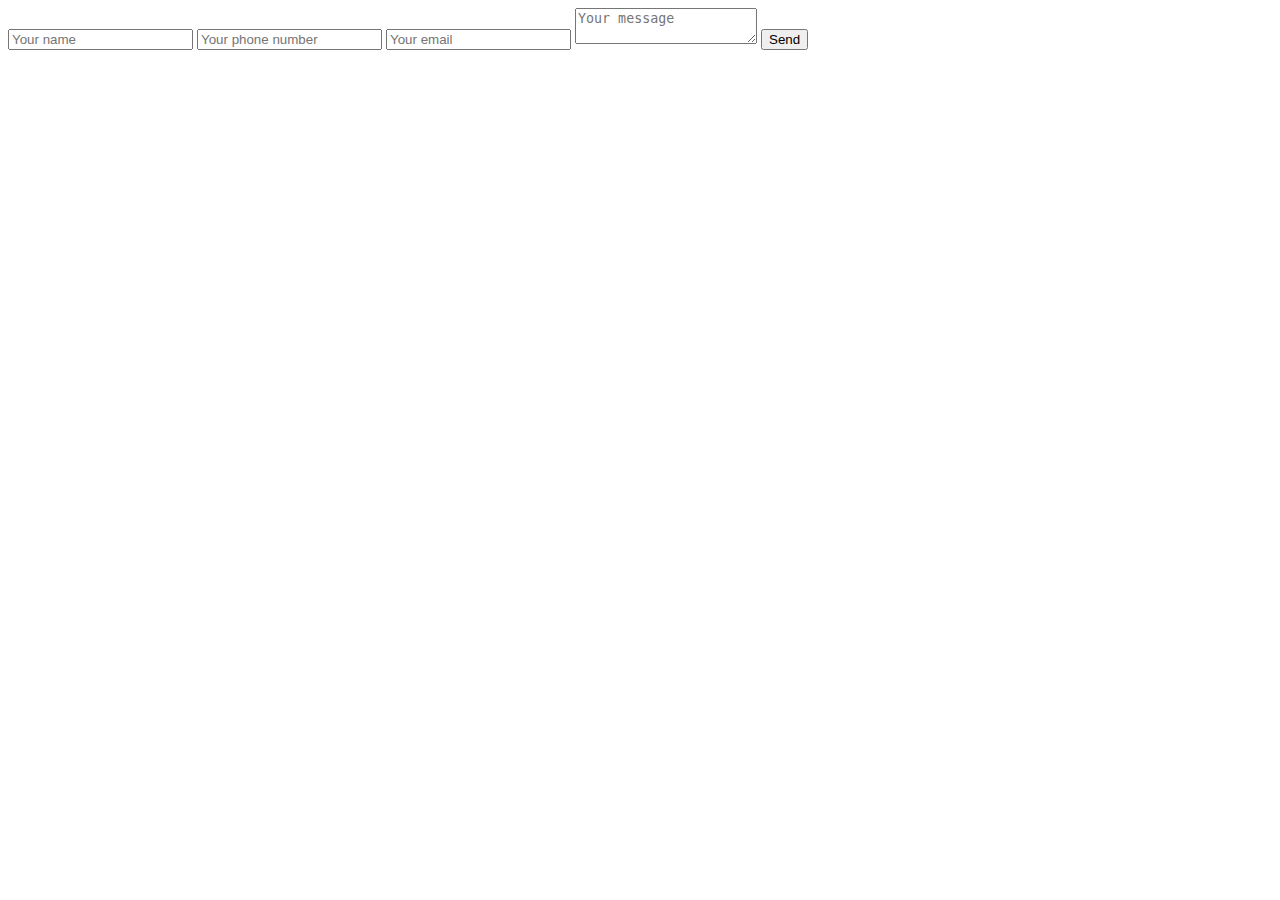
<file: test.html>
<html>

<head>
<title>Contact form</title>
<meta name="referrer" content="origin">
</head>
<body>
	<form method="POST" action="https://formspree.io/shubham.menkudle.cse@gmail.com">
  <input name="name" placeholder="Your name" type="text">
  <input name="phone" placeholder="Your phone number" type="text">
  <input name="email" placeholder="Your email" type="email">
  <textarea name="message" placeholder="Your message"></textarea>
  <button type="submit">Send</button>
</form>



</body>
</html>
</file>
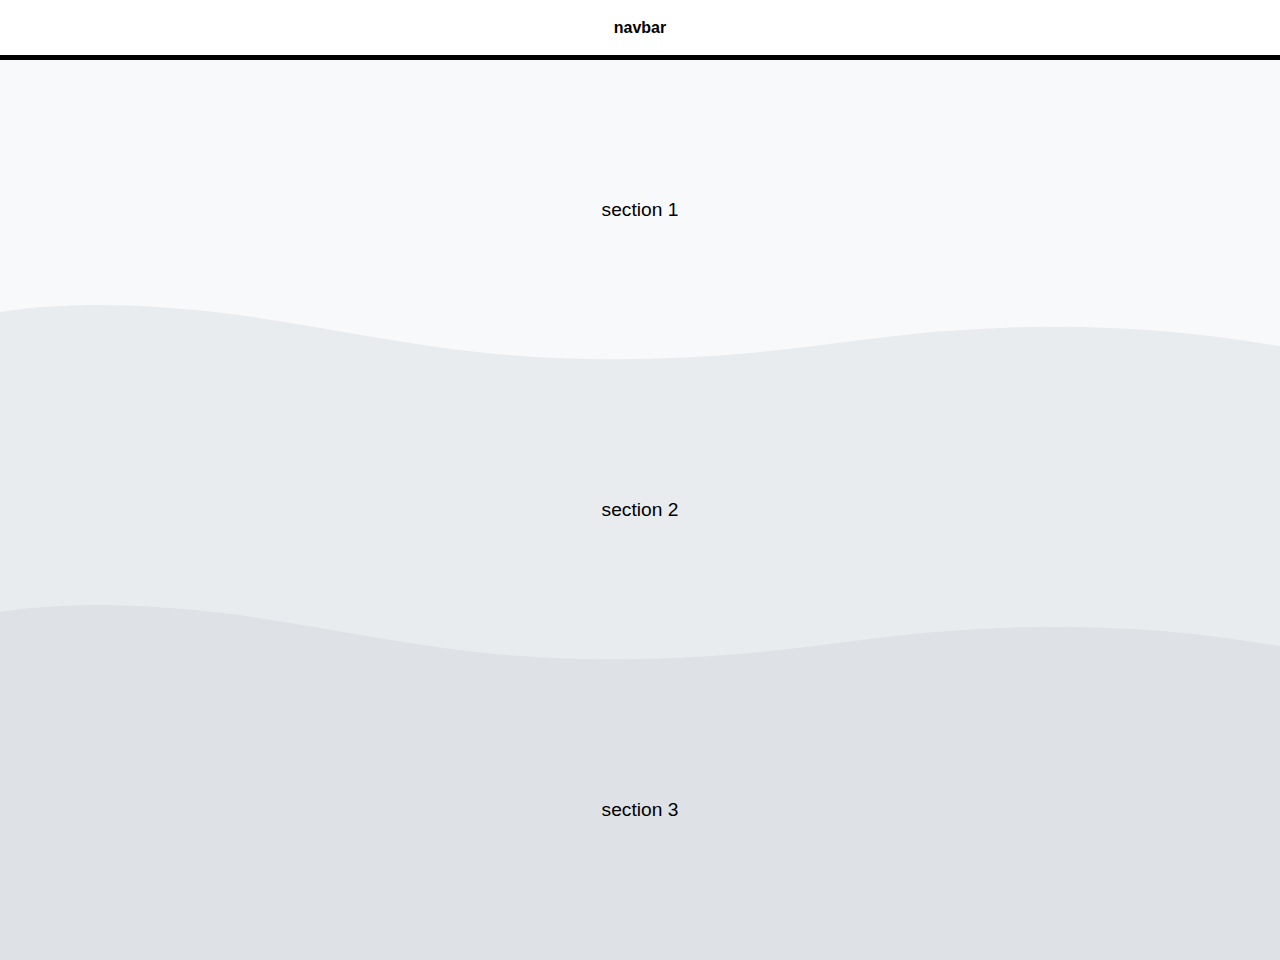
<file: new-site/curve_demo.html>
<!DOCTYPE html>
<html lang="en">
<head>
    <meta charset="UTF-8">
    <meta name="viewport" content="width=device-width, initial-scale=1.0">
    <title>Curved Section Wireframe</title>
    <style>
        /* 1. Basic Reset */
        * {
            margin: 0;
            padding: 0;
            box-sizing: border-box;
        }

        body {
            font-family: sans-serif;
        }

        /* 2. Navbar Styling */
        .navbar {
            height: 60px;
            background-color: #fff;
            border-bottom: 5px solid #000; /* Thick border as per sketch */
            display: flex;
            align-items: center;
            justify-content: center;
            font-weight: bold;
            position: relative;
            z-index: 10;
        }

        /* 3. Section Styling */
        section {
            min-height: 300px; /* Arbitrary height for demo */
            display: flex;
            justify-content: center;
            align-items: center;
            font-size: 1.2rem;
            position: relative;
        }

        /* Colors to visualize the sections */
        .section-1 { background-color: #f8f9fa; }
        .section-2 { background-color: #e9ecef; }
        .section-3 { background-color: #dee2e6; }

        /* 4. The Wave Logic */
        .wave-container {
            position: absolute;
            bottom: 0;
            left: 0;
            width: 100%;
            overflow: hidden;
            line-height: 0; /* Removes tiny gap under SVG */
            transform: rotate(180deg); /* Flips wave to point down */
        }

        .wave-container svg {
            position: relative;
            display: block;
            width: calc(100% + 1.3px);
            height: 60px; /* Adjust this to change wave height */
        }

        /* This matches the color of the NEXT section to create the seamless look */
        .wave-container .shape-fill-2 { fill: #e9ecef; }
        .wave-container .shape-fill-3 { fill: #dee2e6; }

        /* OPTIONAL: If you want the 'Wireframe' look with black lines
           instead of filled colors, use this SVG styling instead: */
        .wireframe-style path {
            stroke: #000;
            stroke-width: 3px;
            fill: none !important;
        }
    </style>
</head>
<body>

<nav class="navbar">
    navbar
</nav>

<section class="section-1">
    <p>section 1</p>

    <div class="wave-container">
        <svg data-name="Layer 1" xmlns="http://www.w3.org/2000/svg" viewBox="0 0 1200 120" preserveAspectRatio="none">
            <path d="M321.39,56.44c58-10.79,114.16-30.13,172-41.86,82.39-16.72,168.19-17.73,250.45-.39C823.78,31,906.67,72,985.66,92.83c70.05,18.48,146.53,26.09,214.34,3V0H0V27.35A600.21,600.21,0,0,0,321.39,56.44Z" class="shape-fill-2"></path>

        </svg>
    </div>
</section>

<section class="section-2">
    <p>section 2</p>

    <div class="wave-container">
        <svg data-name="Layer 1" xmlns="http://www.w3.org/2000/svg" viewBox="0 0 1200 120" preserveAspectRatio="none">
            <path d="M321.39,56.44c58-10.79,114.16-30.13,172-41.86,82.39-16.72,168.19-17.73,250.45-.39C823.78,31,906.67,72,985.66,92.83c70.05,18.48,146.53,26.09,214.34,3V0H0V27.35A600.21,600.21,0,0,0,321.39,56.44Z" class="shape-fill-3"></path>
        </svg>
    </div>
</section>

<section class="section-3">
    <p>section 3</p>
</section>

</body>
</html>
</file>
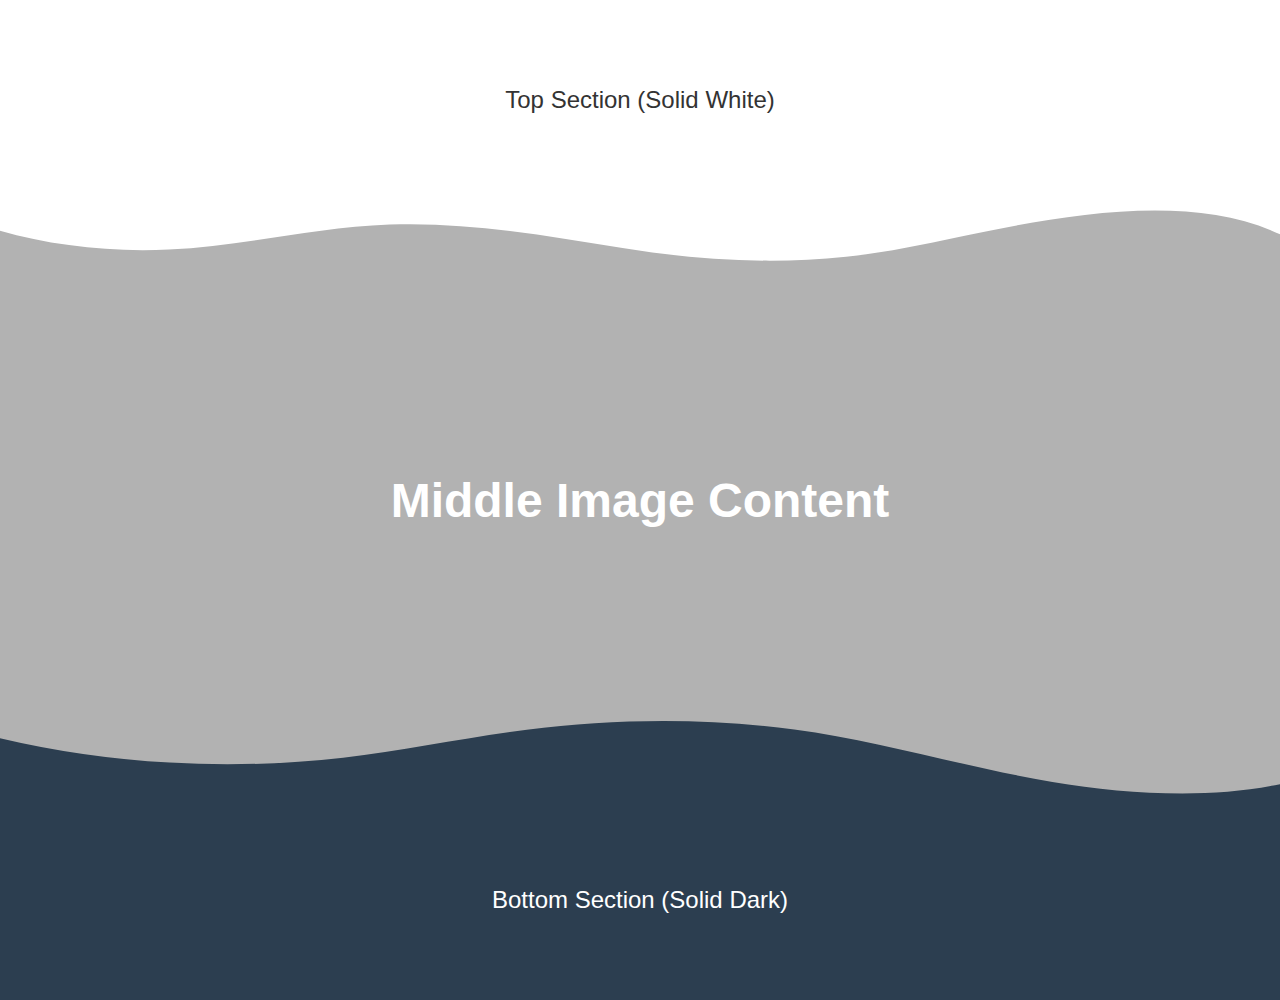
<file: new-site/curve_demo_image.html>
<!DOCTYPE html>
<html lang="en">
<head>
    <meta charset="UTF-8">
    <meta name="viewport" content="width=device-width, initial-scale=1.0">
    <title>Seamless Filled Curves</title>
    <style>
        /* --- RESET & LAYOUT --- */
        * { margin: 0; padding: 0; box-sizing: border-box; }
        body { font-family: sans-serif; overflow-x: hidden; }

        /* --- 1. TOP SOLID SECTION (WHITE) --- */
        .section-top {
            height: 200px;
            background-color: #ffffff; /* MATCHES TOP WAVE */
            display: flex; justify-content: center; align-items: center;
            font-size: 1.5rem; color: #333;
            position: relative;
            z-index: 2; /* Sits above image slightly to hide seams */
        }

        /* --- 2. MIDDLE IMAGE SECTION --- */
        .section-middle-image {
            position: relative;
            height: 600px;
            /* Background Image Setup */
            background-image: linear-gradient(rgba(0,0,0,0.3), rgba(0,0,0,0.3)),
            url('https://picsum.photos/id/1018/1200/800');
            background-size: cover;
            background-position: center;

            display: flex; justify-content: center; align-items: center;
            color: white; font-size: 3rem; font-weight: bold;
        }

        /* --- 3. BOTTOM SOLID SECTION (DARK) --- */
        .section-bottom {
            height: 200px;
            background-color: #2c3e50; /* MATCHES BOTTOM WAVE */
            display: flex; justify-content: center; align-items: center;
            font-size: 1.5rem; color: white;
            position: relative;
            z-index: 2;
        }

        /* --- THE MAGIC OVERLAYS (SHAPE DIVIDERS) --- */
        .shape-divider {
            position: absolute;
            left: 0;
            width: 100%;
            overflow: hidden;
            line-height: 0;
            z-index: 1; /* Sits on top of the image */
        }

        .shape-divider svg {
            display: block;
            width: calc(100% + 1.3px); /* Stretch to fix pixel gaps */
            height: 80px; /* HEIGHT OF THE CURVE */
        }

        /* Position: TOP Wave */
        .divider-top {
            top: 0; /* Sticks to the top of the image */
        }

        /* Position: BOTTOM Wave */
        .divider-bottom {
            bottom: 0; /* Sticks to the bottom of the image */
        }

        /* --- COLOR MATCHING --- */

        /* The Top Wave Fill must match the TOP Section's background (#ffffff) */
        .fill-top {
            fill: #ffffff;
        }

        /* The Bottom Wave Fill must match the BOTTOM Section's background (#2c3e50) */
        .fill-bottom {
            fill: #2c3e50;
        }

        /* Optional: Border Line Styling */
        .border-path {
            fill: none;
            stroke: #000;
            stroke-width: 3px;
            stroke-linecap: round;
            vector-effect: non-scaling-stroke; /* Keeps line thickness consistent */
        }

    </style>
</head>
<body>

<section class="section-top">
    Top Section (Solid White)
</section>

<section class="section-middle-image">

    <div class="shape-divider divider-top">
        <svg viewBox="0 0 1200 120" preserveAspectRatio="none">
            <path d="M0,0V46.29c47.79,22.2,103.59,32.17,158,28,70.36-5.37,136.33-33.31,206.8-37.5C438.64,32.43,512.34,53.67,583,72.05c69.27,18,138.3,24.88,209.4,13.08,36.15-6,69.85-17.84,104.45-29.34C989.49,25,1113-14.29,1200,52.47V0Z" class="fill-top"></path>
        </svg>
    </div>

    <div>Middle Image Content</div>

    <div class="shape-divider divider-bottom">
        <svg viewBox="0 0 1200 120" preserveAspectRatio="none">
            <path d="M321.39,56.44c58-10.79,114.16-30.13,172-41.86,82.39-16.72,168.19-17.73,250.45-.39C823.78,31,906.67,72,985.66,92.83c70.05,18.48,146.53,26.09,214.34,3V120H0V27.35A600.21,600.21,0,0,0,321.39,56.44Z" class="fill-bottom"></path>
        </svg>
    </div>

</section>

<section class="section-bottom">
    Bottom Section (Solid Dark)
</section>

</body>
</html>
</file>
<file: Addymade/css/style.css>
@import url('https://fonts.googleapis.com/css?family=Raleway:100,300,400');
body {
  font-family: 'Raleway', sans-serif;
  /* position: relative; */
  width: 100%;
  height: 100%;
  color: #33383b;
  /* background-color: black; */
}

html {
  width: 100%;
  height: 100%;
  overflow-x: hidden;
}

h1,
h2,
h3,
h4,
h5,
h6 {
  font-family: 'Raleway', sans-serif;
  font-weight: 700;
  margin: 0 0 35px;
  letter-spacing: 1px;
  text-transform: uppercase;
}

p {
  font-size: 16px;
  line-height: 1.5;
  margin: 0 0 25px;
}

@media (min-width: 768px) {
  p {
    font-size: 18px;
    line-height: 1.6;
    margin: 0 0 35px;
  }
}

a {
  -webkit-transition: all .2s ease-in-out;
  -moz-transition: all .2s ease-in-out;
  transition: all .2s ease-in-out;
  color: #42dca3
}

a:focus,
a:hover {
  text-decoration: none;
  color: #1d9b6c
}

.AM-heading {
  text-align: center;
  color: #4c4c4d;
  margin-bottom: 30px;
  }

.AM-heading h2{
  font-weight: 500;
  font-size: 2em;
  }

.AM-section{
  padding: 5em 0;
}  
/******************* Navigation ***************/


#mainNav {
  font-family: 'Raleway', sans-serif;
  margin-bottom: 0;
  text-transform: uppercase;
  border-bottom: 1px solid rgba(255, 255, 255, 0.3);
  background-color: black;
}

#mainNav .navbar-toggler {
  font-size: 14px;
  padding: 11px;
  color: #292c2f;
  border: 1px solid white;
}

#mainNav .navbar-brand {
  font-weight: 700;
}

#mainNav a {
  color: #292c2f;
}

#mainNav .navbar-nav .nav-item {
  -webkit-transition: background 0.3s ease-in-out;
  -moz-transition: background 0.3s ease-in-out;
  transition: background 0.3s ease-in-out;
}

#mainNav .navbar-nav .nav-item:hover {
  color: fade(#ef2a0b, 80%);
  outline: none;
  background-color: transparent;
}

#mainNav .navbar-nav .nav-item:active, #mainNav .navbar-nav .nav-item:focus {
  outline: none;
  background-color: transparent;
}

@media (min-width: 992px) {
  #mainNav {
    padding-top: 17px;
    padding-bottom: 17px;
    -webkit-transition: background 0.25s ease-in-out, padding-top 0.25s ease-in-out, padding-bottom 0.25s;
    -moz-transition: background 0.25s ease-in-out, padding-top 0.25s ease-in-out, padding-bottom 0.25s;
    transition: background 0.25s ease-in-out, padding-top 0.25s ease-in-out, padding-bottom 0.25s;
    letter-spacing: 1px;
    border-bottom: none;
    background: transparent;
  }
  #mainNav.navbar-shrink {
    padding-top: 5px;
    padding-bottom: 5px;
    border-bottom: 1px solid rgba(255, 255, 255, 0.3);
    background: white;
  }
  #mainNav .nav-link.active {
    outline: none;
    background-color: rgba(255, 255, 255, 0.3);
  }
  #mainNav .nav-link.active:hover {
    color:#5383d3;
  }
}

.masthead {
  display: table;
  width: 100%;
  height: auto;
  padding: 20px 0;
  text-align: center;
  color: #292c2f;
  /* background: url("../img/2.jpg") no-repeat bottom center scroll; */
  background: #e8e8e8;
  /* background-color: black; */
  -webkit-background-size: cover;
  -moz-background-size: cover;
  -o-background-size: cover;
  background-size: cover;
}

.AM-Mast{
  margin-top: 150px; 
}
.mast-text{
  padding: 50px 0 0 50px;
}
.mast-text h1,
.mast-text p{
  font-family: 'Raleway', sans-serif;
  font-weight: 300;
  text-align: left;
}
.mast-text h1{
  font-size: 4em;  
}

.mast-text p{
  font-size: 2em; 
}

.mast-logo{
  max-width: 100%;
}

/* .masthead .intro-body {
  display: table-cell;
  vertical-align: middle;
}

.masthead .intro-body .brand-heading {
  font-size: 50px;
}

.masthead .intro-body .intro-text {
  font-size: 18px;
} */

@media (min-width: 768px) {
  .masthead {
    height: 100%;
    padding: 0;
  }
  /* .masthead .intro-body .brand-heading {
    font-size: 100px;
  }
  .masthead .intro-body .intro-text {
    font-size: 22px;
  } */
}


.btn-circle {
  font-size: 26px;
  width: 55px;
  height: 55px;
  margin-top: 15px;
  line-height: 45px;
  -webkit-transition: background .3s ease-in-out;
  -moz-transition: background .3s ease-in-out;
  transition: background .3s ease-in-out;
  color: #292c2f;
  border: 2px solid #0e0e0e;
  border-radius: 100% !important;
  background: 0 0
}

.btn-circle:focus,
.btn-circle:hover {
  color: #5383d3;
  outline: 0;
  background: rgba(255, 255, 255, .1)
}

.header-img{
  height: auto;
}

/************************* Services ***********************/

.AM-services {
  color: black;
}
.service-cards{
  padding: 20px 0;
}

.s-card {
  -webkit-box-shadow: 0px 22px 68px -9px rgba(0, 0, 0, 0.15);
  -moz-box-shadow: 0px 22px 68px -9px rgba(0, 0, 0, 0.15);
  box-shadow: 0px 22px 68px -9px rgba(0, 0, 0, 0.15);
}
.card{
  font-family: 'Raleway',sans-serif;
  border: 0;
  border-radius: 0;
  margin-bottom: 20px;
}
.card-body .p {
  font-weight: 500;
}

.card-title{
  font-family: 'Raleway',sans-serif;
  font-size: 18px;
}
.card-text{
  font-size: 15px;
  color: #898989;
}
/************************* Our Work ***********************/

.see-more{
  padding: 2em 0;
}

/************************* Testimonial ***********************/

.AM-testimonial {
  padding: 7em 0;
  color: black;
  background: #dedfe0;
}

.AM-testimonial .card{
  background: #dedfe0;
}

.AM-testimonial .card-text{
  margin-bottom: 8px;
  
}
.AM-testimonial .card-title{
  margin-bottom: 2px
}

.AM-testimonial .col-sm-6{
  padding: 0;

}

.testimony-text{
  font-size: 18px;
  font-style: italic;
  line-height: 1.3;
  letter-spacing: 0.9;
  text-align: justify;
  color:#5e5956
}
.testimony-name, 
.testimony-info{
color:#5e5956;
font-style: italic;
font-family: "Cabin", sans-serif;
font-size: 15px;
padding: 0px;
}
.testimony-info{
  font-size: 12px;
}

.testimony {
  float: left;
  width: 100%;
  margin-bottom: 30px;
}
.img-left  .testimony-img {
  display: table-cell;
  float: left;
  width: 100px;
  margin-right: 20px;
}
.img-left img {
  -webkit-border-radius: 50%;
  -moz-border-radius: 50%;
  -ms-border-radius: 50%;
  border-radius: 50%;
  max-width: 100% !important;
}
.testimony-text-wrapper{
  padding-left: 10px;
  display: table-cell;
  width: 100%;
}
/************************* Contact Form **********************/
.AM-Contact{
  background: #fcfcfc;
}

.contact-form .row{
  padding: 0px 15px; 
}

.form-input {
  padding: 2px;
  display: block;
  border: none;
  border-bottom: 2px solid #4c4c4d;
  box-shadow: none;
  width: 100%
}

.contact-form input,
textarea {
  background:#fcfcfc;
  margin-bottom: 25px;
  color: #4c4c4d;
  font-size: 1.3em;
}

textarea {
  height: auto;
  overflow: visible;
  border: none;
  border-bottom: 2px solid #4c4c4d;
}


.contact-form label {
  color: #0e0e0e;
  font-size: 1.3em;
  font-weight: 500;
}

.btn-submit {
  font-size: 24px;
  padding: 5px 20px;
  margin: 10px auto;
  border-radius: none;
  width: 40%;
}


@media screen and ( max-width: 1068px) {
  
  .contact-form label {
      font-size: 1.6em;
  }
  textarea,
  .contact-form input {
      font-size: 1.4em;
  }
  .contact-form {
      padding: 10px;
  }
 
  .contact-form .col-md-6,
  .contact-form .col-md-12 {
      padding: 0;
  }
}

input:invalid {
  box-shadow: none;
}
input:required {
  box-shadow: none;
}

/************************* Footer **********************/

.AM-footer{
	background-color: #292c2f;
	box-shadow: 0 1px 1px 0 rgba(0, 0, 0, 0.12);
	box-sizing: border-box;
	width: 100%;
	text-align: left;
	font: bold 16px sans-serif;

	padding: 55px 50px;
}

.AM-footer .footer-left,
.AM-footer .footer-center,
.AM-footer .footer-right{
	display: inline-block;
	vertical-align: top;
}

/* Footer left */

.AM-footer .footer-left{
	width: 30%;
}

/* The company logo */

.AM-footer h3{
	color:  #ffffff;
	font: normal 36px 'Cookie', cursive;
	margin: 0;
}

.AM-footer h3 span{
	color:  #5383d3;
}

.AM-footer .footer-company-name{
	color:  #8f9296;
	font-size: 14px;
	font-weight: normal;
	margin: 0;
}

/* Footer Center */

.AM-footer .footer-center{
	width: 45%;
}

.AM-footer .footer-center i{
	background-color:  #33383b;
	color: #ffffff;
	font-size: 25px;
	width: 38px;
	height: 38px;
	border-radius: 50%;
	text-align: center;
	line-height: 42px;
	margin: 10px 15px;
	vertical-align: middle;
}

.AM-footer .footer-center i.fa-envelope{
	font-size: 17px;
	line-height: 38px;
}

.AM-footer .footer-center p{
	display: inline-block;
	color: #ffffff;
	vertical-align: middle;
	margin:0;
}

.AM-footer .footer-center p span{
	display:block;
	font-weight: normal;
	font-size:14px;
	line-height:2;
}

.AM-footer .footer-center p a{
  color: #fff;
	text-decoration: none;;
}


/* Footer Right */

.AM-footer .footer-right{
	width: 20%;
}

.AM-footer .footer-company-about{
	line-height: 20px;
	color:  #92999f;
	font-size: 13px;
	font-weight: normal;
	margin: 0;
}

.AM-footer .footer-company-about span{
	display: block;
	color:  #ffffff;
	font-size: 14px;
	font-weight: bold;
	margin-bottom: 20px;
}

.AM-footer .footer-icons{
	margin-top: 25px;
}

.AM-footer .footer-icons a{
	display: inline-block;
	width: 35px;
	height: 35px;
	cursor: pointer;
	background-color:  #33383b;
	border-radius: 2px;

	font-size: 20px;
	color: #ffffff;
	text-align: center;
	line-height: 35px;

	margin-right: 3px;
	margin-bottom: 5px;
}


@media (max-width: 880px) {

	.AM-footer{
		font: bold 14px sans-serif;
	}

	.AM-footer .footer-left,
	.AM-footer .footer-center,
	.AM-footer .footer-right{
		display: block;
		width: 100%;
		margin-bottom: 40px;
		text-align: center;
	}

	.AM-footer .footer-center i{
		margin-left: 0;
	}

}

::-moz-selection {
  background: #fcfcfc;
  background: rgba(255, 255, 255, 0.2);
  text-shadow: none;
}

::selection {
  background: #fcfcfc;
  background: rgba(255, 255, 255, 0.2);
  text-shadow: none;
}

img::selection {
  background: transparent;
}

img::-moz-selection {
  background: transparent;
}
</file>
<file: blog/css/style1.css>
@import url(http://fonts.googleapis.com/css?family=Playfair+Display+SC:400italic,700,900|Raleway:500|Martel+Sans:400,700);
@font-face {
  font-weight: normal;
  font-style: normal;
  font-family: 'codropsicons';
  src: url("../fonts/codropsicons/codropsicons.eot");
  src: url("../fonts/codropsicons/codropsicons.eot?#iefix") format("embedded-opentype"), url("../fonts/codropsicons/codropsicons.woff") format("woff"), url("../fonts/codropsicons/codropsicons.ttf") format("truetype"), url("../fonts/codropsicons/codropsicons.svg#codropsicons") format("svg");
}
*, *:after, *:before {
  -webkit-box-sizing: border-box;
  box-sizing: border-box;
}

.clearfix:before, .clearfix:after {
  display: table;
  content: '';
}

.clearfix:after {
  clear: both;
}

body {
  background: #fff;
  color: #7b7b7b;
  font-weight: 400;
  font-size: 16px;
  font-family: "Martel Sans", Arial, sans-serif;
  -webkit-font-smoothing: antialiased;
  -moz-osx-font-smoothing: grayscale;
  overflow: hidden;
  overflow-y: scroll;
  /* force scroll to appear */
}

/* helper class when showing content */
.noscroll {
  overflow: hidden;
}

a {
  outline: none;
  color: #81c483;
  text-decoration: none;
}

a:hover,
a:focus {
  color: #333;
  outline: none;
}

button:focus {
  outline: none;
}

/* Sidebar */
.sidebar {
  text-align: center;
  background: #f5f5f5;
  z-index: 1000;
  position: fixed;
  width: 300px;
  max-width: 100%;
  height: 100%;
  height: 100vh;
  top: 0;
  left: 0;
  padding: 2em 1em;
}

.sidebar h1 {
  margin: 0.75em 0 0;
  font-size: 2em;
  line-height: 1;
  font-family: "Playfair Display", serif;
}

.sidebar h1 span {
  display: block;
}

/* Codrops links */
.codrops-links {
  position: relative;
  display: inline-block;
  text-align: center;
  white-space: nowrap;
  min-height: 45px;
}

.codrops-links::after {
  position: absolute;
  top: 0;
  left: 50%;
  width: 1px;
  height: 100%;
  background: #ddd;
  content: '';
  -webkit-transform: rotate3d(0, 0, 1, 22.5deg);
  transform: rotate3d(0, 0, 1, 22.5deg);
}

.codrops-icon {
  display: inline-block;
  margin: 0.5em;
  padding: 0em 0;
  width: 1.5em;
  text-decoration: none;
}

.codrops-icon span {
  display: none;
}

.codrops-icon:before {
  margin: 0 5px;
  text-transform: none;
  font-weight: normal;
  font-style: normal;
  font-variant: normal;
  font-family: 'codropsicons';
  line-height: 1;
  speak: none;
}

.codrops-icon--drop:before {
  content: "\e001";
}

.codrops-icon--prev:before {
  content: "\e004";
}

/* Demo links */
.codrops-demos {
  margin: 2em 0 0;
  font-size: 0.75em;
}

.codrops-demos a {
  display: inline-block;
  margin: 0 0.5em;
}

.codrops-demos a.current-demo {
  color: #333;
  font-weight: bold;
}

.codrops-demos a.current-demo:focus {
  color: #aaa;
}

.related {
  font-size: 0.85em;
  padding-bottom: 1em;
}

.related h3 {
  margin: 3em 0 0.5em 0;
  font-size: 0.95em;
}

.related a {
  display: block;
  color: inherit;
}

.related a:hover,
.related a:focus {
  color: #414741;
}

/* Main content */
.main {
  position: relative;
  z-index: 50;
}

/* Grid container */
.grid {
  position: relative;
}

/* Overlay */
.grid::after {
  content: '';
  background: rgba(202, 202, 202, 0.4);
  opacity: 0;
  position: absolute;
  pointer-events: none;
  top: 0;
  left: 0;
  width: 100%;
  height: 100%;
  -webkit-transition: opacity 0.5s;
  transition: opacity 0.5s;
}

.view-single .grid::after {
  opacity: 1;
}

/* Top bar above the grid */
.top-bar {
  background: #fff;
  width: 100%;
  line-height: 1;
  padding: 15px 15px 10px;
  display: -webkit-box;
  display: -webkit-flex;
  display: -ms-flexbox;
  display: flex;
  -webkit-align-items: center;
  align-items: center;
}

.top-bar__headline {
  margin: 0;
  font-size: 0.75em;
}

/* Menu button for toggling the sidebar (appears on small screen) */
.menu-toggle {
  position: fixed;
  z-index: 100;
  display: block;
  width: 25px;
  height: 25px;
  top: 14px;
  left: 14px;
  cursor: pointer;
  background: none;
  border: none;
  display: none;
  margin: -2px 15px 0 0;
}

.menu-toggle span {
  position: absolute;
  top: 50%;
  left: 0;
  display: block;
  width: 100%;
  height: 2px;
  background-color: #81c483;
  font-size: 0px;
  -webkit-touch-callout: none;
  -webkit-user-select: none;
  -khtml-user-select: none;
  -moz-user-select: none;
  -ms-user-select: none;
  user-select: none;
}

.menu-toggle span:before,
.menu-toggle span:after {
  position: absolute;
  left: 0;
  width: 100%;
  height: 100%;
  background: #81c483;
  content: '';
}

.menu-toggle span:before {
  -webkit-transform: translateY(-7px);
  transform: translateY(-7px);
}

.menu-toggle span:after {
  -webkit-transform: translateY(7px);
  transform: translateY(7px);
}

/* Filter/dropdown dummy on the right */
.filter {
  text-align: right;
  font-size: 0.75em;
  margin-left: auto;
}

.dropdown {
  font-weight: bold;
  margin-left: 5px;
  cursor: pointer;
  color: #81c483;
}

.dropdown::after {
  content: '\25BC';
  margin-left: 2px;
  font-size: 80%;
}

/* Grid item */
.grid__item {
  padding: 45px 55px 30px;
  position: relative;
  color: inherit;
  background: #fff;
  min-height: 300px;
  cursor: pointer;
  text-align: center;
  display: -webkit-box;
  display: -webkit-flex;
  display: -ms-flexbox;
  display: flex;
  -webkit-box-direction: normal;
  -webkit-box-orient: vertical;
  -webkit-flex-direction: column;
  -ms-flex-direction: column;
  flex-direction: column;
  -webkit-justify-content: center;
  justify-content: center;
}

/* Grid item "border" */
.grid__item::before {
  position: absolute;
  content: '';
  top: 0px;
  right: 55px;
  bottom: 0px;
  left: 55px;
  border-bottom: 1px solid rgba(74, 74, 74, 0.075);
}

.grid__item * {
  z-index: 10;
}

/* grid item element and full content element styles */
.title {
  margin: 0;
  font-size: 1.875em;
  font-family: "Playfair Display", serif;
  text-align: center;
}

.title--preview {
  -webkit-flex: 1;
  flex: 1;
  display: -webkit-flex;
  display: flex;
  -webkit-align-items: center;
  align-items: center;
  -webkit-justify-content: center;
  justify-content: center;
  width: 100%;
}

.loader {
  height: 1px;
  width: 40%;
  margin: 1em auto;
  position: relative;
  background: rgba(0, 0, 0, 0.1);
}

.loader::before {
  content: '';
  position: absolute;
  width: 100%;
  height: 3px;
  background: #a4e7ad;
  left: 0;
  top: -1px;
  -webkit-transform: scale3d(0, 1, 1);
  transform: scale3d(0, 1, 1);
  -webkit-transform-origin: 0% 50%;
  transform-origin: 0% 50%;
}

.grid__item--loading .loader::before {
  -webkit-transition: -webkit-transform 1s;
  transition: transform 1s;
  -webkit-transition-timing-function: cubic-bezier(0.165, 0.84, 0.44, 1);
  transition-timing-function: cubic-bezier(0.165, 0.84, 0.44, 1);
  -webkit-transform: scale3d(1, 1, 1);
  transform: scale3d(1, 1, 1);
}

.category {
  margin: 0;
  position: relative;
  font-size: 0.95em;
  font-style: italic;
  font-family: "Playfair Display", serif;
  text-align: center;
  display: block;
}

.title--preview,
.loader,
.category {
  -webkit-transition: -webkit-transform 0.2s, opacity 0.2s;
  transition: transform 0.2s, opacity 0.2s;
  -webkit-transition-timing-function: cubic-bezier(0.7, 0, 0.3, 1);
  transition-timing-function: cubic-bezier(0.7, 0, 0.3, 1);
}

/* closing (delays) */
.title--preview {
  -webkit-transition-delay: 0.15s;
  transition-delay: 0.15s;
}

.loader {
  -webkit-transition-delay: 0.1s;
  transition-delay: 0.1s;
}

.grid__item .category {
  -webkit-transition-delay: 0s;
  transition-delay: 0s;
}

/* opening */
.grid__item--animate .title--preview {
  -webkit-transition-delay: 0s;
  transition-delay: 0s;
  opacity: 0;
  -webkit-transform: translate3d(0, -20px, 0);
  transform: translate3d(0, -20px, 0);
}

.grid__item--animate .loader {
  -webkit-transition-delay: 0.1s;
  transition-delay: 0.1s;
  opacity: 0;
  -webkit-transform: translate3d(0, -30px, 0);
  transform: translate3d(0, -30px, 0);
}

.grid__item--animate .category {
  -webkit-transition-delay: 0.15s;
  transition-delay: 0.15s;
  opacity: 0;
  -webkit-transform: translate3d(0, -40px, 0);
  transform: translate3d(0, -40px, 0);
}

.meta {
  font-size: 0.765em;
  text-align: left;
}

.meta .fa {
  margin-right: 4px;
}

.meta:before, .meta:after {
  display: table;
  content: '';
}

.meta:after {
  clear: both;
}

.meta__avatar {
  display: block;
  border-radius: 50%;
  margin: 2em auto;
}

.meta--preview .meta__avatar {
  -webkit-filter: grayscale(50%);
  filter: grayscale(50%);
}

.grid__item:hover .meta--preview .meta__avatar,
.grid__item:focus .meta--preview .meta__avatar {
  -webkit-filter: none;
  filter: none;
}

.meta__date,
.meta__reading-time {
  display: block;
  float: left;
  color: #aaa;
}

.meta__reading-time {
  text-align: right;
  float: right;
}

.meta__misc {
  display: block;
  clear: both;
  text-align: left;
  padding: 5px 0;
}

.meta__misc--seperator {
  padding: 20px 0 0;
  margin: 65px 0 0;
  border-top: 1px solid #f5f5f5;
}

.article-nav {
  display: -webkit-flex;
  display: flex;
  -webkit-justify-content: space-between;
  justify-content: space-between;
}

.article-nav button {
  border: none;
  color: #81c483;
  background: none;
}

.article-nav button:hover {
  color: #333;
}

.meta--preview .meta__avatar,
.meta--preview .meta__date,
.meta--preview .meta__reading-time {
  -webkit-transition: -webkit-transform 0.3s, opacity 0.3s;
  transition: transform 0.3s, opacity 0.3s;
  -webkit-transition-timing-function: cubic-bezier(0.2, 1, 0.3, 1);
  transition-timing-function: cubic-bezier(0.2, 1, 0.3, 1);
}

.grid__item--loading .meta__avatar {
  -webkit-transition-delay: 0.1s;
  transition-delay: 0.1s;
}

.grid__item--loading .meta__date {
  -webkit-transition-delay: 0.17s;
  transition-delay: 0.17s;
}

.grid__item--loading .meta__reading-time {
  -webkit-transition-delay: 0.24s;
  transition-delay: 0.24s;
}

.grid__item--loading .meta__avatar,
.grid__item--loading .meta__date,
.grid__item--loading .meta__reading-time {
  -webkit-transform: scale3d(0.5, 0.5, 1);
  transform: scale3d(0.5, 0.5, 1);
  opacity: 0;
}

/* Grid footer */
.page-meta {
  width: 100%;
  background: #fff;
  width: 100%;
  padding: 15px 15px 10px;
  text-align: center;
  font-size: 0.75em;
  font-weight: bold;
  cursor: default;
}

/* Placeholder element (dummy that gets animated when we click on an item) */
.placeholder {
  pointer-events: none;
  position: absolute;
  width: calc(100% + 5px);
  height: calc(100vh + 5px);
  z-index: 100;
  top: 0;
  left: 0;
  background: #fff;
  -webkit-transform-origin: 0 0;
  transform-origin: 0 0;
}

.placeholder.placeholder--trans-in {
  -webkit-transition: -webkit-transform 0.5s;
  transition: transform 0.5s;
  -webkit-transition-timing-function: cubic-bezier(0.165, 0.84, 0.44, 1);
  transition-timing-function: cubic-bezier(0.165, 0.84, 0.44, 1);
}

.placeholder.placeholder--trans-out {
  -webkit-transition: -webkit-transform 0.5s;
  transition: transform 0.5s;
}

/* main content */
.content {
  position: absolute;
  top: 0;
  left: 0;
  width: 100%;
  pointer-events: none;
  height: 0;
  /* Avoid second scroll bar in Chrome! */
  visibility: hidden;
  z-index: 400;
  overflow: hidden;
}

.content.content--show {
  height: 100vh;
  pointer-events: auto;
  visibility: visible;
}

/* scroll helper wrap */
.scroll-wrap {
  position: absolute;
  width: 100%;
  height: 100%;
  left: 0;
  top: 0;
  z-index: 1;
  overflow-y: scroll;
  -webkit-overflow-scrolling: touch;
}

/* single content item */
.content__item {
  position: absolute;
  top: 0;
  width: 100%;
  overflow: hidden;
  height: 0;
  opacity: 0;
  padding: 60px 60px 80px 60px;
  pointer-events: none;
  font-size: 0.85em;
}
.content__item p {
  max-width: 1200px;
  margin: 1em auto;
  text-align: justify;
}
.content__item p:first-of-type {
  font-size: 1.35em;
}

.content__item.content__item--show {
  height: auto;
  min-height: 100vh;
  opacity: 1;
  pointer-events: auto;
  -webkit-transition: opacity 0.6s;
  transition: opacity 0.6s;
}

/* content elements */
.category--full {
  font-size: 1.25em;
  margin-bottom: 20px;
  color: #81c483;
}

.title--full {
  font-size: 3.25em;
}

.meta--full {
  font-size: 1em;
  margin: 0 auto 2em;
  max-width: 1200px;
}
.meta--full .meta__author {
  display: block;
  text-align: center;
  font-weight: bold;
  margin-bottom: 20px;
}
.meta--full .meta__author::before {
  content: 'by ';
  font-weight: normal;
}
.meta--full .meta__category {
  font-style: italic;
  float: left;
  margin: 0 5px;
  font-family: "Playfair Display", serif;
}
.meta--full .meta__category::before {
  content: "in ";
}
.meta--full .meta__avatar {
  margin: 1em auto;
}

.category--full,
.title--full,
.meta--full .meta__avatar,
.meta--full .meta__author,
.meta--full .meta__date,
.meta--full .meta__reading-time {
  opacity: 0;
}

.content__item p {
  opacity: 0;
}

.category--full,
.title--full {
  -webkit-transform: translate3d(0, 40px, 0);
  transform: translate3d(0, 40px, 0);
}

.meta--full .meta__avatar,
.meta--full .meta__author,
.meta--full .meta__date,
.meta--full .meta__reading-time {
  -webkit-transform: scale3d(0.5, 0.5, 1);
  transform: scale3d(0.5, 0.5, 1);
}

.content__item--show .category--full,
.content__item--show .title--full,
.content__item--show .meta--full .meta__avatar,
.content__item--show .meta--full .meta__author,
.content__item--show .meta--full .meta__date,
.content__item--show .meta--full .meta__reading-time {
  opacity: 1;
  -webkit-transform: translate3d(0, 0, 0);
  transform: translate3d(0, 0, 0);
  -webkit-transition: -webkit-transform 0.3s, opacity 0.3s;
  transition: transform 0.3s, opacity 0.3s;
  -webkit-transition-timing-function: cubic-bezier(0.2, 1, 0.3, 1);
  transition-timing-function: cubic-bezier(0.2, 1, 0.3, 1);
}

.content__item--show .category--full,
.content__item--show .title--full {
  -webkit-transition-timing-function: ease-out;
  transition-timing-function: ease-out;
}

.content__item--show .title--full {
  -webkit-transition-delay: 0.05s;
  transition-delay: 0.05s;
}

.content__item--show .meta--full .meta__avatar {
  -webkit-transition-delay: 0.2s;
  transition-delay: 0.2s;
}

.content__item--show .meta--full .meta__date {
  -webkit-transition-delay: 0.27s;
  transition-delay: 0.27s;
}

.content__item--show .meta--full .meta__reading-time {
  -webkit-transition-delay: 0.34s;
  transition-delay: 0.34s;
}

.content__item--show.content__item p {
  opacity: 1;
  -webkit-transition: opacity 0.5s 0.25s;
  transition: opacity 0.5s 0.25s;
}

/* close button (for content and sidebar) */
.close-button {
  position: absolute;
  border: none;
  background: none;
  margin: 0;
  z-index: 100;
  top: 0;
  right: 0;
  font-size: 18px;
  color: #ddd;
  cursor: pointer;
  pointer-events: none;
  padding: 20px 30px;
  opacity: 0;
  -webkit-touch-callout: none;
  -webkit-user-select: none;
  -khtml-user-select: none;
  -moz-user-select: none;
  -ms-user-select: none;
  user-select: none;
  -webkit-transition: opacity 0.3s;
  transition: opacity 0.3s;
}

.close-button span {
  display: none;
}

.close-button:hover {
  color: #7b7b7b;
}

/* show class for content close button */
.close-button--show {
  opacity: 1;
  pointer-events: auto;
}

/* Viewport sizes based on column number and sidebar */
/* 1 column */
/* 2 columns */
/* 3 columns */
/* 4 columns */
/* 5 columns */
/* 6 columns */
@media screen and (min-width: 600px) {
  html,
  body,
  .container,
  .main {
    height: 100vh;
  }

  .main {
    height: 100%;
    margin-left: 300px;
  }

  .content__item {
    font-size: 1em;
  }

  .grid__item {
    padding: 45px 45px 30px;
  }

  /* Demo ad */
  body #cdawrap {
    right: auto;
    left: 30px;
    top: auto;
    bottom: 0;
    background: none;
    border: none;
    width: 240px;
    background: #f5f5f5;
  }

  body #cdawrap .carbon-text {
    color: #7b7b7b;
  }

  body #cdawrap a.carbon-poweredby {
    color: #7883C4;
  }

  body #cdawrap a:hover.carbon-poweredby {
    color: #333;
  }

  body #cdawrap #cda-remove {
    display: none;
  }
}
@media screen and (min-width: 900px) {
  .grid {
    display: -webkit-box;
    display: -webkit-flex;
    display: -ms-flexbox;
    display: flex;
    -webkit-flex-wrap: wrap;
    -ms-flex-wrap: wrap;
    flex-wrap: wrap;
  }

  /* 2 columns */
  .grid__item {
    width: 50%;
    border: none;
  }

  .grid__item::before {
    top: 5px;
    right: 5px;
    bottom: 5px;
    left: 5px;
    border: 1px solid rgba(74, 74, 74, 0.075);
    -webkit-transition: opacity 0.3s;
    transition: opacity 0.3s;
  }

  .grid__item:hover::before,
  .grid__item:focus::before {
    border: 3px solid rgba(129, 196, 131, 0.5);
  }

  .grid__item--loading.grid__item::before {
    opacity: 0;
  }
}
@media screen and (min-width: 1200px) {
  /* 3 columns */
  .grid__item {
    width: 33.333%;
  }
}
@media screen and (min-width: 1500px) {
  /* 4 columns */
  .grid__item {
    width: 25%;
  }
}
@media screen and (min-width: 1800px) {
  /* 5 columns */
  .grid__item {
    width: 20%;
  }
}
@media screen and (min-width: 2100px) {
  /* 6 columns */
  .grid__item {
    width: 16.66%;
  }
}
/* small screen changes for sidebar (it becomes an off-canvas menu) */
@media screen and (max-width: 599px) {
  .sidebar {
    -webkit-transform: translate3d(-100%, 0, 0);
    transform: translate3d(-100%, 0, 0);
    -webkit-transition: -webkit-transform 0.3s;
    transition: -webkit-transform 0.3s;
  }

  .sidebar.sidebar--open {
    -webkit-transform: translate3d(0, 0, 0);
    transform: translate3d(0, 0, 0);
  }

  .sidebar.sidebar--open ~ .main {
    pointer-events: none;
  }

  .top-bar {
    padding: 22px 15px 10px 60px;
  }

  .menu-toggle {
    display: inline-block;
  }

  .sidebar .close-button {
    opacity: 1;
    pointer-events: auto;
  }

  .title--full {
    font-size: 2em;
  }

  .content__item {
    padding: 80px 20px 40px;
  }

  .content .close-button {
    padding: 10px 20px;
  }

  .content .close-button::before {
    content: '';
    position: absolute;
    top: 0;
    right: 0;
    background: #fff;
    border-bottom: 1px solid #f5f5f5;
    width: 100vw;
    height: 50px;
    pointer-events: none;
    z-index: -1;
  }
}
@media screen and (max-height: 580px) {
  body #cdawrap {
    display: none;
  }
}

/*# sourceMappingURL=style1.css.map */
</file>
